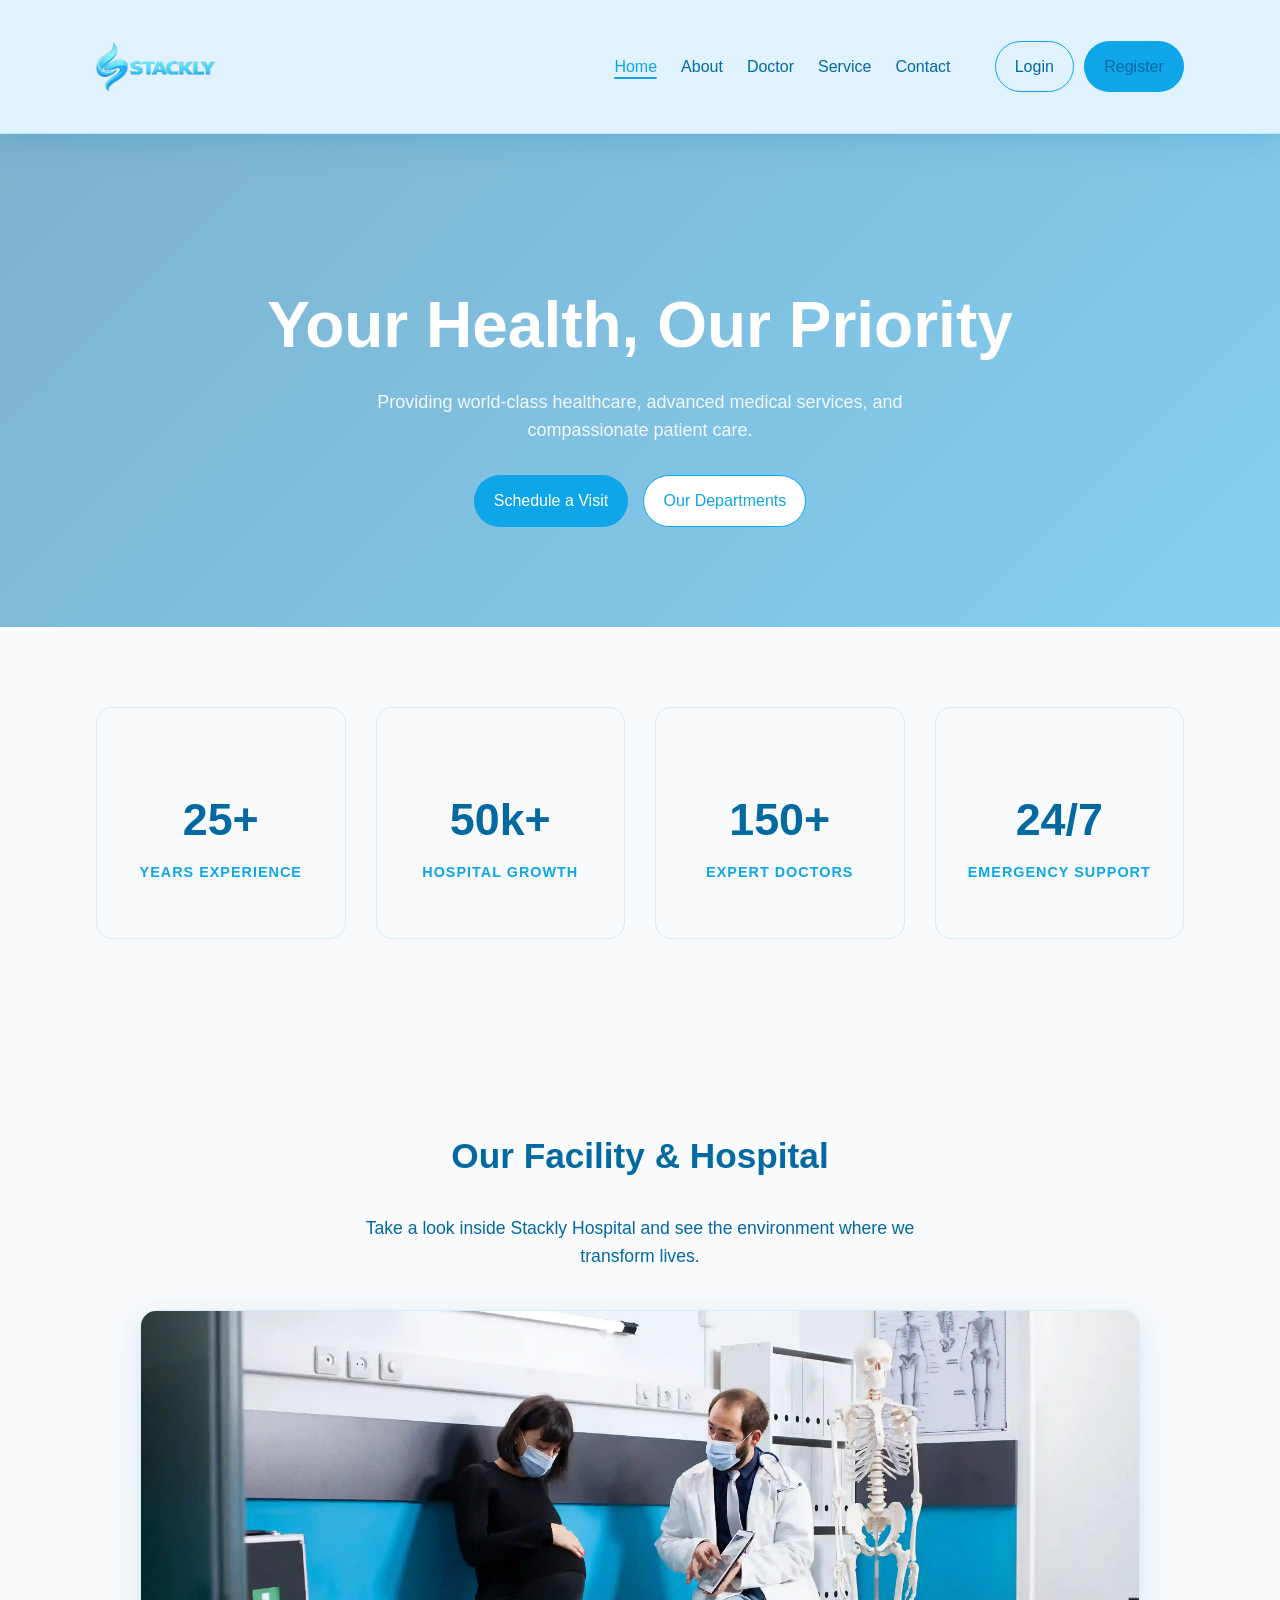
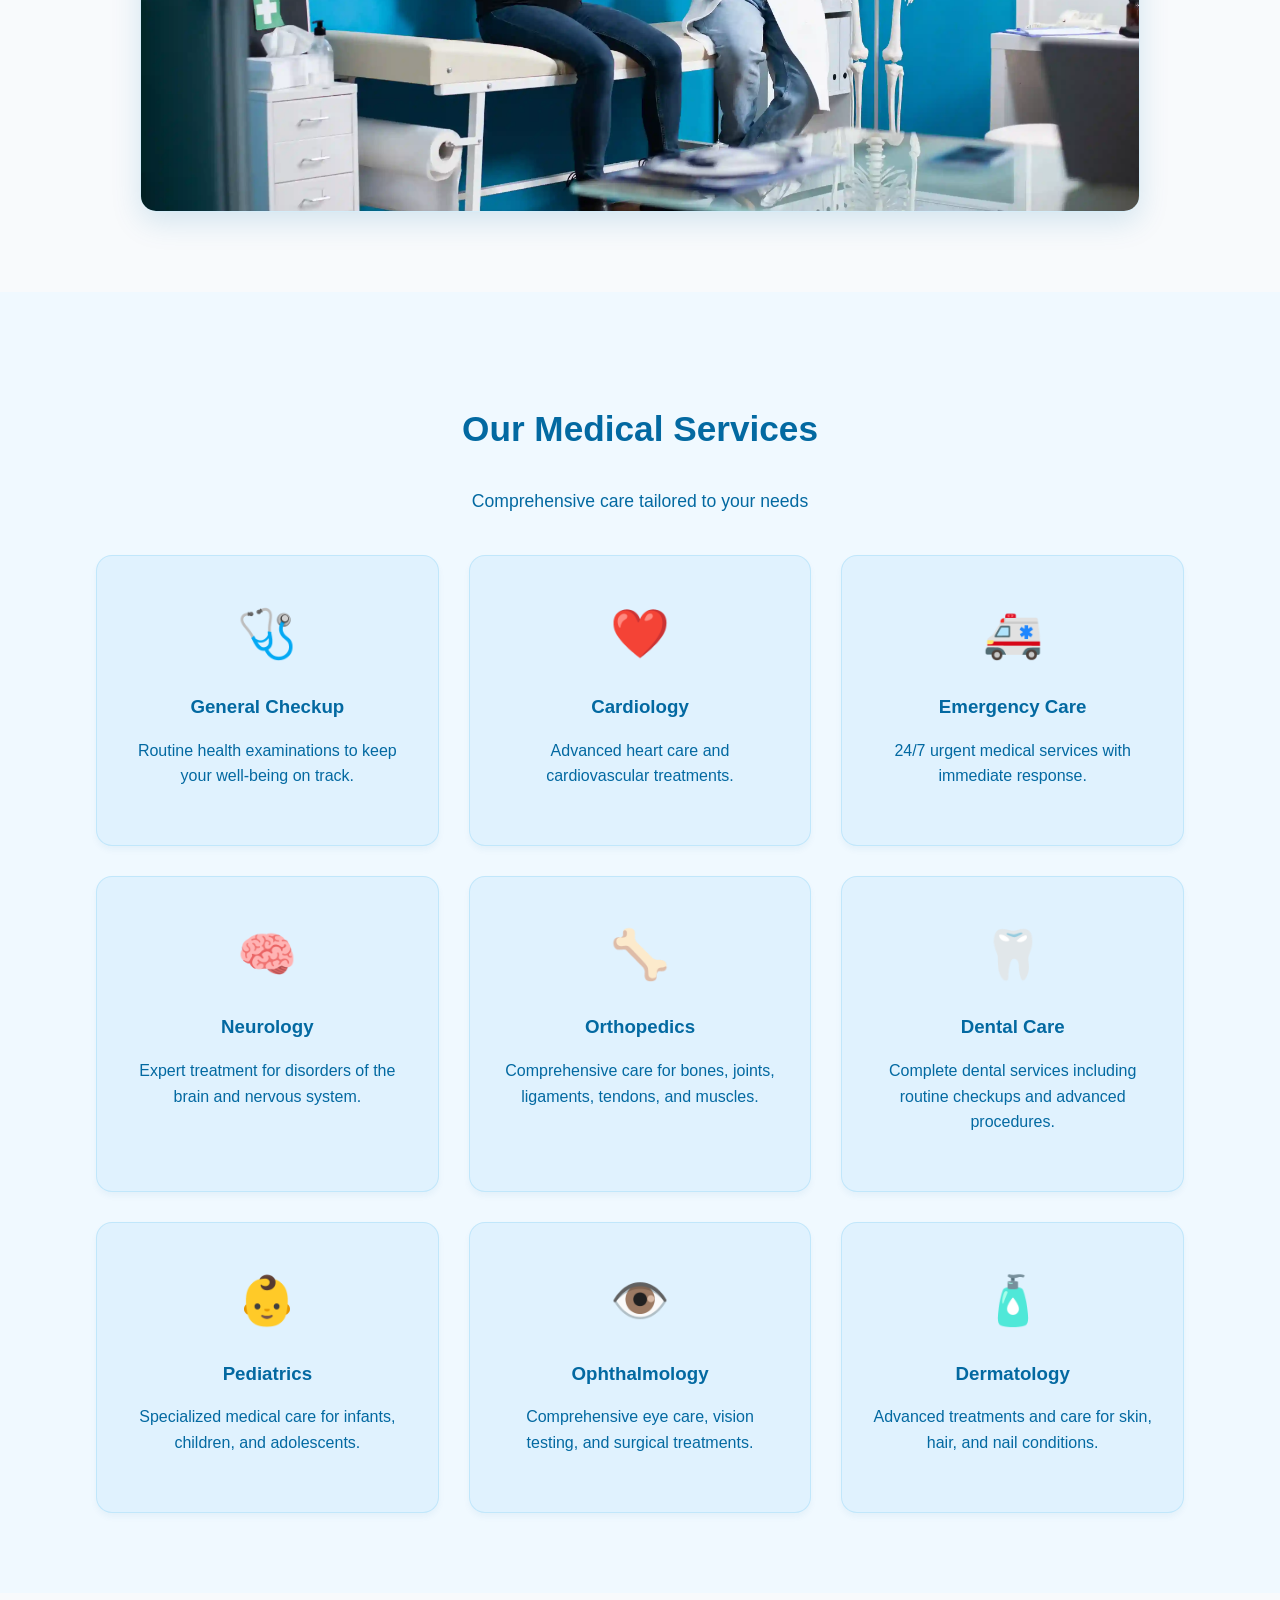
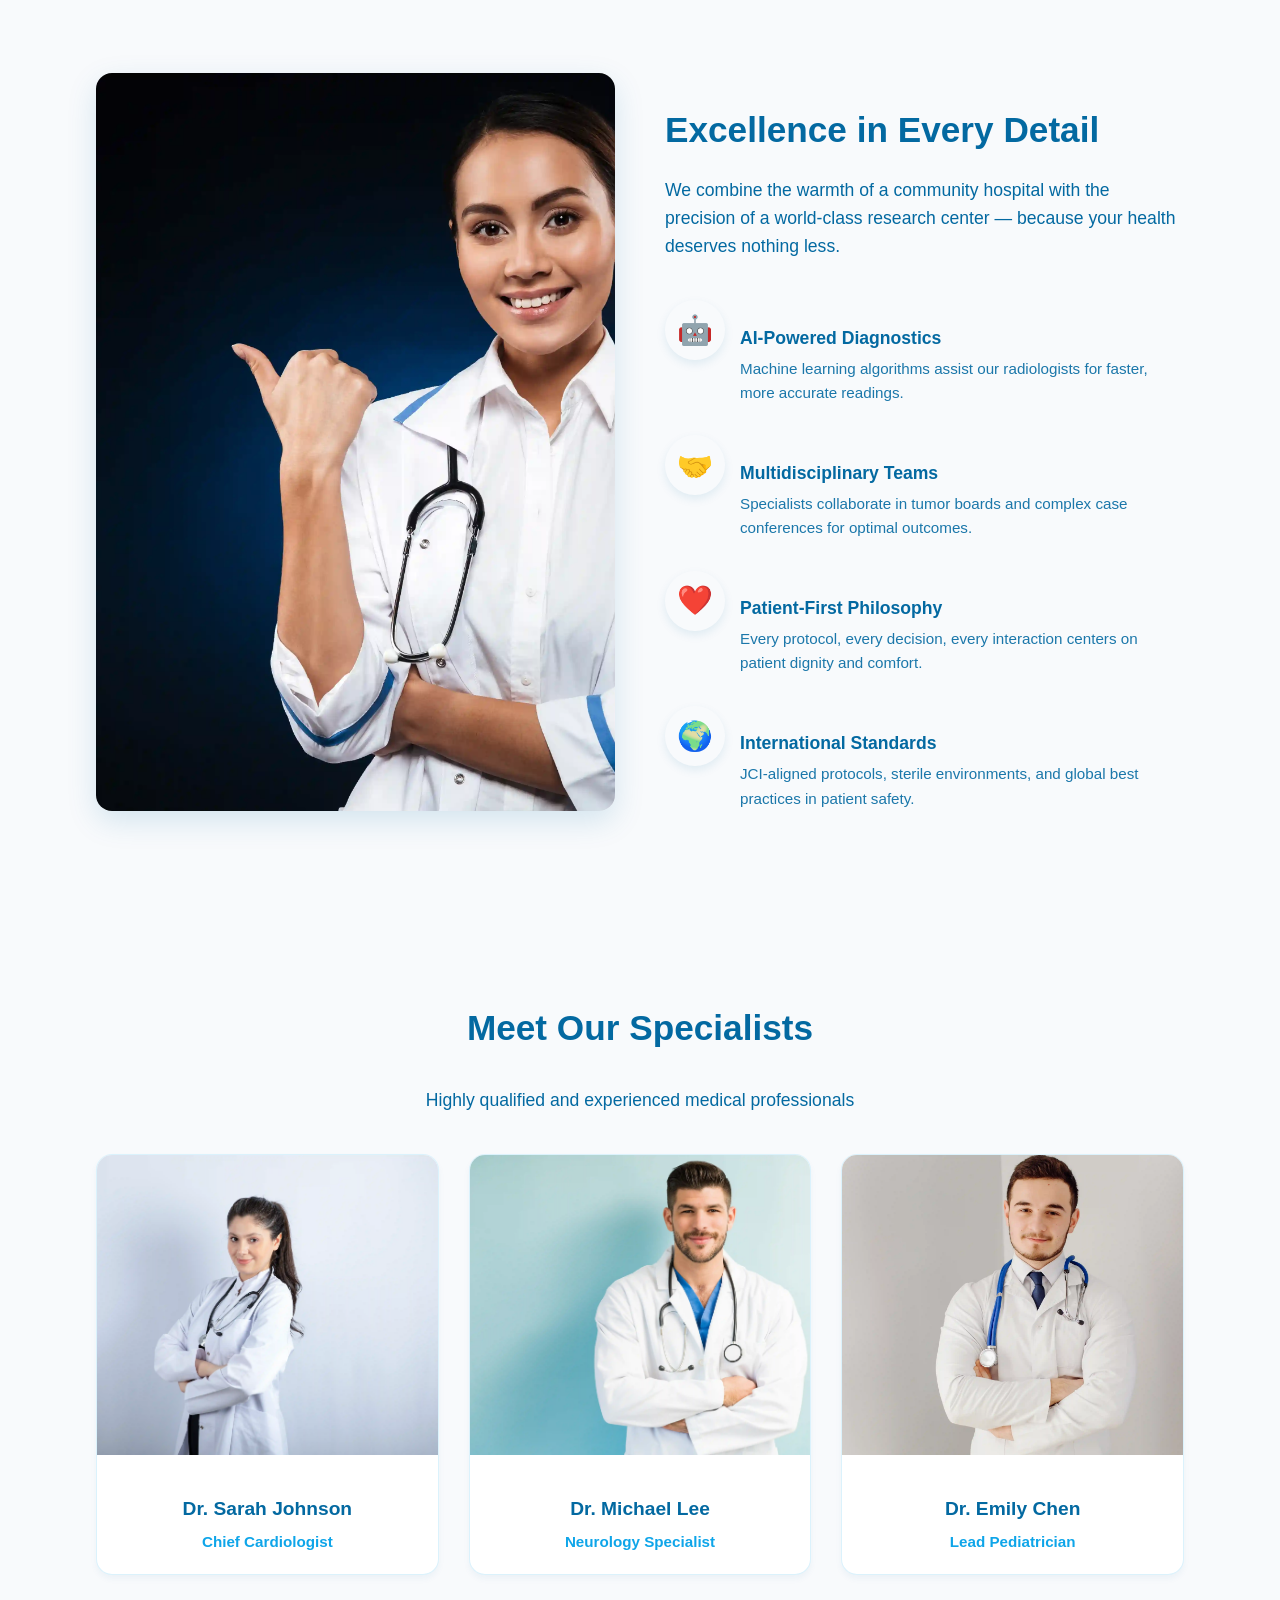
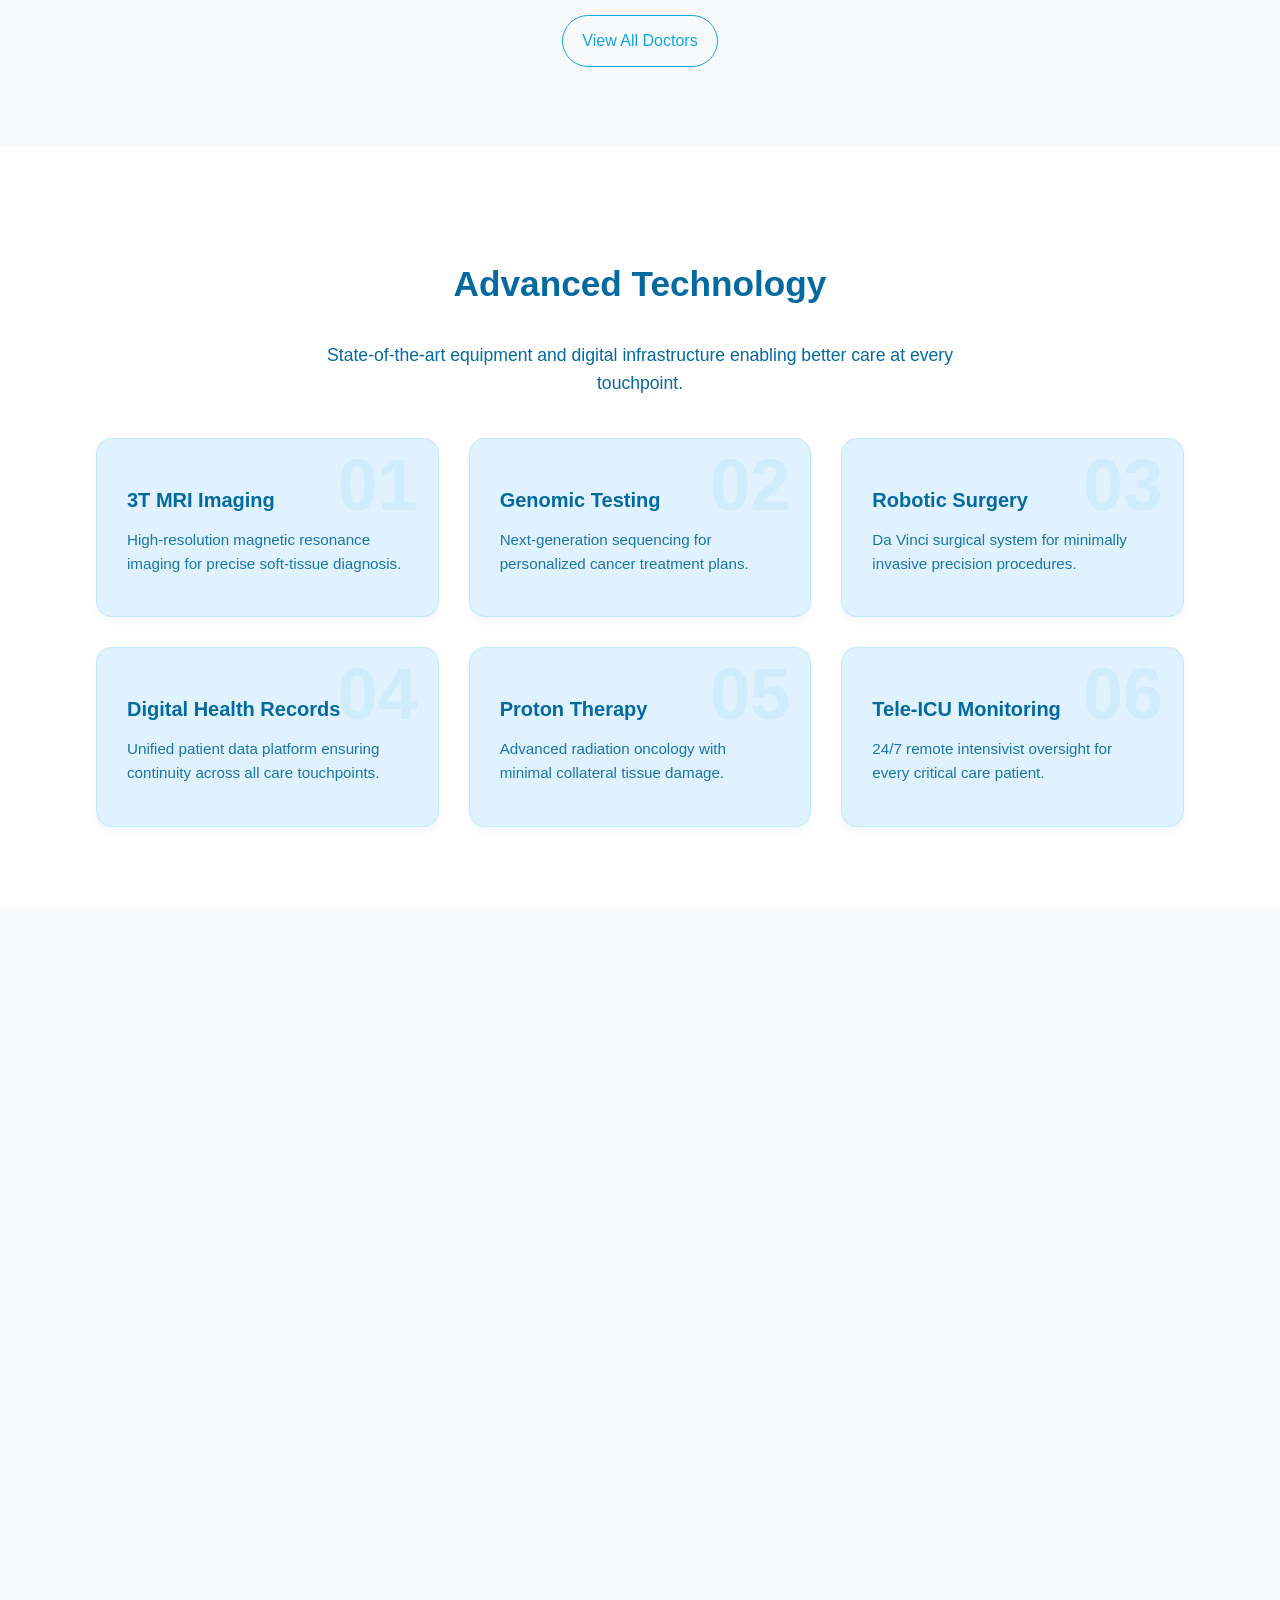
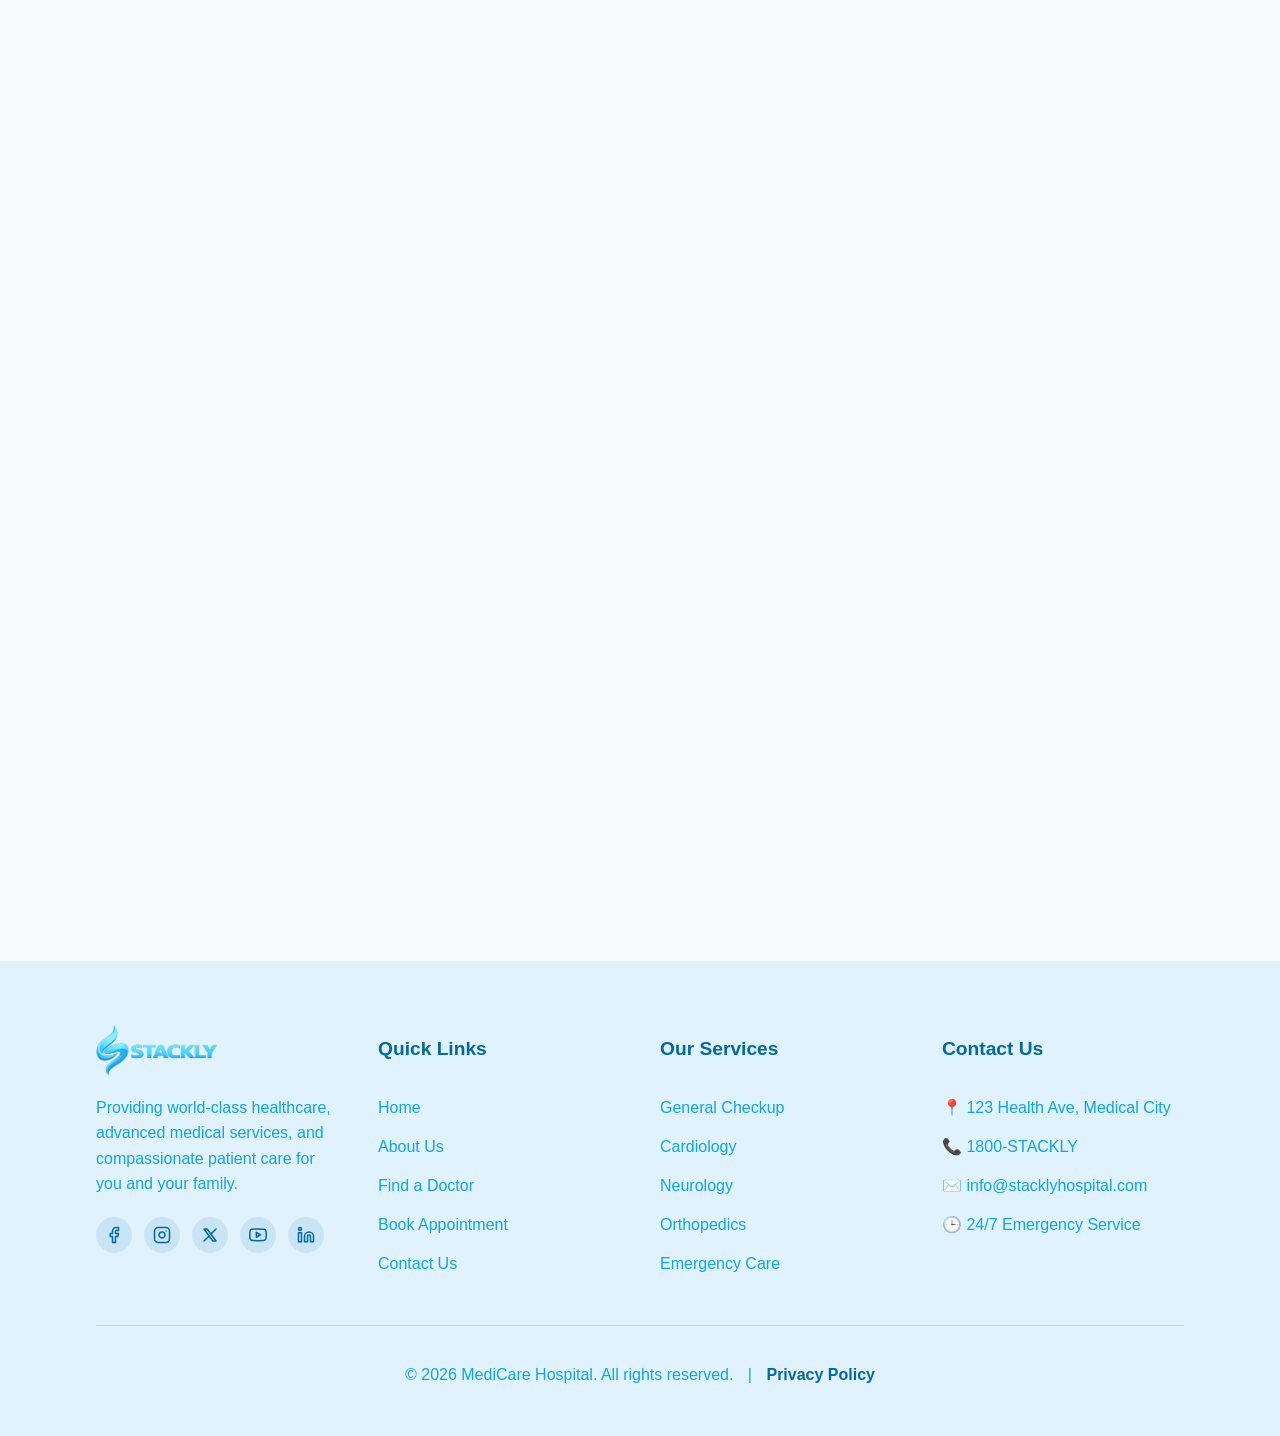
<file: index.html>
<!DOCTYPE html>
<html lang="en">
<head>
    <meta charset="UTF-8">
    <meta name="viewport" content="width=device-width, initial-scale=1.0">
    <title>Hospital & Medical Center</title>
    <link rel="icon" href="images/logo/logo.webp" type="image/webp">
    <link rel="stylesheet" href="css/style.css">
</head>
<body>

    <!-- Loading Screen -->
    <div class="loader" id="loader">
        <div class="loader-content">
            <div class="spinner"></div>
            <h2 style="color: var(--primary); margin-top: 15px;">Stackly</h2>
        </div>
    </div>

    <!-- Header Section -->
    <header class="header" style="background-color: #e0f2fe;">
        <div class="container nav-container">
            <div style="display: flex; align-items: center; gap: 10px;">
                <button onclick="history.back()" class="mobile-back-btn" aria-label="Go Back">
                    <svg width="24" height="24" viewBox="0 0 24 24" fill="none" stroke="currentColor" stroke-width="2" stroke-linecap="round" stroke-linejoin="round"><line x1="19" y1="12" x2="5" y2="12"></line><polyline points="12 19 5 12 12 5"></polyline></svg>
                </button>
                <a href="index.html" class="logo" aria-label="Stackly home">
                    <img src="images/logo/logo.webp" alt="Stackly Logo" class="logo-img" />
                </a>
            </div>
            
            <!-- Mobile Menu Toggle -->
            <button class="mobile-menu-btn" aria-label="Toggle navigation">
                <span></span>
                <span></span>
                <span></span>
            </button>

            <!-- Header Navigation Bar -->
            <nav class="main-nav">
                <ul>
                    <li><a href="index.html" class="active">Home</a></li>
                    <li><a href="about.html">About</a></li>
                    <li><a href="doctors.html">Doctor</a></li>
                    <li><a href="services.html">Service</a></li>
                    <li><a href="contact.html">Contact</a></li>
                </ul>
                
                <!-- Auth Buttons -->
                <div class="auth-buttons" style="display: flex; gap: 10px; margin-left: 20px;">
                    <a href="page/Login.html" class="btn btn-outline">Login</a>
                    <a href="page/Register.html" class="btn btn-primary">Register</a>
                </div>
            </nav>
        </div>
    </header>

    <!-- Main Content -->
    <main>
        <!-- Hero Section -->
        <section class="hero fade-in-section">
            <!-- Background Video -->
            <video class="hero-video" autoplay loop muted playsinline>
                <source src="assets/videos/wavebreak.mp4" type="video/mp4">
            </video>
            <div class="container hero-content">
                <h1>Your Health, Our Priority</h1>
                <p>Providing world-class healthcare, advanced medical services, and compassionate patient care.</p>
                <div class="hero-actions" style="margin-top: 30px; display: flex; gap: 15px; justify-content: center;">
                    <a href="appointment.html" class="btn btn-primary">Schedule a Visit</a>
                    <a href="departments.html" class="btn btn-outline" style="background: white;">Our Departments</a>
                </div>
            </div>
        </section>

        <!-- Hospital Stats & Growth Section -->
        <section class="stats section-padding fade-in-section" style="background-color: var(--white);">
            <div class="container">
                <div class="grid stats-grid">
                    <div class="stat-card slide-hidden slide-up" style="animation-delay: 0.1s;">
                        <div class="icon-wrapper"></div>
                        <h3 class="stat-number"><span class="counter" data-target="25">0</span>+</h3>
                        <p>Years Experience</p>
                    </div>
                    <div class="stat-card slide-hidden slide-up" style="animation-delay: 0.2s;">
                        <div class="icon-wrapper"></div>
                        <h3 class="stat-number"><span class="counter" data-target="50">0</span>k+</h3>
                        <p>Hospital Growth</p>
                    </div>
                    <div class="stat-card slide-hidden slide-up" style="animation-delay: 0.3s;">
                        <div class="icon-wrapper"></div>
                        <h3 class="stat-number"><span class="counter" data-target="150">0</span>+</h3>
                        <p>Expert Doctors</p>
                    </div>
                    <div class="stat-card slide-hidden slide-up" style="animation-delay: 0.4s;">
                        <div class="icon-wrapper"></div>
                        <h3 class="stat-number"><span class="counter" data-target="24">0</span>/7</h3>
                        <p>Emergency Support</p>
                    </div>
                </div>
            </div>
        </section>

        <!-- Image Gallery Section -->
        <section class="gallery section-padding fade-in-section">
            <div class="container">
                <div class="section-header" style="text-align: center; margin-bottom: 40px;">
                    <h2 style="font-size: 2.2rem; color: var(--primary-dark);">Our Facility & Hospital</h2>
                    <p style="color: var(--text); font-size: 1.1rem; max-width: 600px; margin: 0 auto;">Take a look inside Stackly Hospital and see the environment where we transform lives.</p>
                </div>
                
                <div class="gallery-slider">
                    <div class="gallery-slides">
                        <img src="images/gallery/doctor-shows-results.webp" alt="Gallery Image 1">
                        <img src="images/gallery/doctor-with-face-mask.webp" alt="Gallery Image 2">
                        <img src="images/gallery/indian-patient.webp" alt="Gallery Image 3">
                        <img src="images/gallery/receptionist-working.webp" alt="Gallery Image 4">
                        <img src="images/gallery/senior-man.webp" alt="Gallery Image 5">
                    </div>
                </div>
            </div>
        </section>

        <!-- Medical Services Section -->
        <section class="services section-padding fade-in-section" style="background-color: #f0f9ff;">
            <div class="container">
                <div class="section-header" style="text-align: center; margin-bottom: 40px;">
                    <h2 style="font-size: 2.2rem; color: var(--primary-dark);">Our Medical Services</h2>
                    <p style="color: var(--text); font-size: 1.1rem;">Comprehensive care tailored to your needs</p>
                </div>
                
                <div class="grid services-grid">
                    <div class="service-card" style="background-color: #e0f2fe;">
                        <div class="icon-wrapper" style="font-size: 3rem; margin-bottom: 15px;">🩺</div>
                        <h3 style="color: var(--primary-dark); margin-bottom: 10px;">General Checkup</h3>
                        <p>Routine health examinations to keep your well-being on track.</p>
                    </div>
                    <div class="service-card" style="background-color: #e0f2fe;">
                        <div class="icon-wrapper" style="font-size: 3rem; margin-bottom: 15px;">❤️</div>
                        <h3 style="color: var(--primary-dark); margin-bottom: 10px;">Cardiology</h3>
                        <p>Advanced heart care and cardiovascular treatments.</p>
                    </div>
                    <div class="service-card" style="background-color: #e0f2fe;">
                        <div class="icon-wrapper" style="font-size: 3rem; margin-bottom: 15px;">🚑</div>
                        <h3 style="color: var(--primary-dark); margin-bottom: 10px;">Emergency Care</h3>
                        <p>24/7 urgent medical services with immediate response.</p>
                    </div>
                    <div class="service-card" style="background-color: #e0f2fe;">
                        <div class="icon-wrapper" style="font-size: 3rem; margin-bottom: 15px;">🧠</div>
                        <h3 style="color: var(--primary-dark); margin-bottom: 10px;">Neurology</h3>
                        <p>Expert treatment for disorders of the brain and nervous system.</p>
                    </div>
                    <div class="service-card" style="background-color: #e0f2fe;">
                        <div class="icon-wrapper" style="font-size: 3rem; margin-bottom: 15px;">🦴</div>
                        <h3 style="color: var(--primary-dark); margin-bottom: 10px;">Orthopedics</h3>
                        <p>Comprehensive care for bones, joints, ligaments, tendons, and muscles.</p>
                    </div>
                    <div class="service-card" style="background-color: #e0f2fe;">
                        <div class="icon-wrapper" style="font-size: 3rem; margin-bottom: 15px;">🦷</div>
                        <h3 style="color: var(--primary-dark); margin-bottom: 10px;">Dental Care</h3>
                        <p>Complete dental services including routine checkups and advanced procedures.</p>
                    </div>
                    <div class="service-card" style="background-color: #e0f2fe;">
                        <div class="icon-wrapper" style="font-size: 3rem; margin-bottom: 15px;">👶</div>
                        <h3 style="color: var(--primary-dark); margin-bottom: 10px;">Pediatrics</h3>
                        <p>Specialized medical care for infants, children, and adolescents.</p>
                    </div>
                    <div class="service-card" style="background-color: #e0f2fe;">
                        <div class="icon-wrapper" style="font-size: 3rem; margin-bottom: 15px;">👁️</div>
                        <h3 style="color: var(--primary-dark); margin-bottom: 10px;">Ophthalmology</h3>
                        <p>Comprehensive eye care, vision testing, and surgical treatments.</p>
                    </div>
                    <div class="service-card" style="background-color: #e0f2fe;">
                        <div class="icon-wrapper" style="font-size: 3rem; margin-bottom: 15px;">🧴</div>
                        <h3 style="color: var(--primary-dark); margin-bottom: 10px;">Dermatology</h3>
                        <p>Advanced treatments and care for skin, hair, and nail conditions.</p>
                    </div>
                </div>
            </div>
        </section>

        <!-- Excellence Section -->
        <section class="excellence section-padding fade-in-section" style="background-color: var(--light-gray);">
            <div class="container excellence-container">
                <div class="excellence-image">
                    <img src="images/doctors/doctor-9.webp" alt="Excellence in Healthcare">
                </div>
                <div class="excellence-content" style="text-align: left;">
                    <h2 style="font-size: 2.2rem; color: var(--primary-dark); margin-bottom: 15px;">Excellence in Every Detail</h2>
                    <p style="color: var(--text); font-size: 1.1rem; margin-bottom: 30px;">We combine the warmth of a community hospital with the precision of a world-class research center — because your health deserves nothing less.</p>

                    <div class="feature-list">
                        <div class="feature-item">
                            <div class="feature-icon">🤖</div>
                            <div class="feature-text">
                                <h4>AI-Powered Diagnostics</h4>
                                <p>Machine learning algorithms assist our radiologists for faster, more accurate readings.</p>
                            </div>
                        </div>
                        <div class="feature-item">
                            <div class="feature-icon">🤝</div>
                            <div class="feature-text">
                                <h4>Multidisciplinary Teams</h4>
                                <p>Specialists collaborate in tumor boards and complex case conferences for optimal outcomes.</p>
                            </div>
                        </div>
                        <div class="feature-item">
                            <div class="feature-icon">❤️</div>
                            <div class="feature-text">
                                <h4>Patient-First Philosophy</h4>
                                <p>Every protocol, every decision, every interaction centers on patient dignity and comfort.</p>
                            </div>
                        </div>
                        <div class="feature-item">
                            <div class="feature-icon">🌍</div>
                            <div class="feature-text">
                                <h4>International Standards</h4>
                                <p>JCI-aligned protocols, sterile environments, and global best practices in patient safety.</p>
                            </div>
                        </div>
                    </div>
                </div>
            </div>
        </section>

        <!-- Doctors Section -->
        <section class="team section-padding fade-in-section">
            <div class="container">
                <div class="section-header" style="text-align: center; margin-bottom: 40px;">
                    <h2 style="font-size: 2.2rem; color: var(--primary-dark);">Meet Our Specialists</h2>
                    <p style="color: var(--text); font-size: 1.1rem;">Highly qualified and experienced medical professionals</p>
                </div>
                
                <div class="grid team-grid">
                    <div class="team-card">
                        <img src="images/doctors/doctor-1.webp" alt="Dr. Sarah Johnson">
                        <div class="team-info">
                            <h3>Dr. Sarah Johnson</h3>
                            <p class="specialty">Chief Cardiologist</p>
                        </div>
                    </div>
                    <div class="team-card">
                        <img src="images/doctors/doctor-2.webp" alt="Dr. Michael Lee">
                        <div class="team-info">
                            <h3>Dr. Michael Lee</h3>
                            <p class="specialty">Neurology Specialist</p>
                        </div>
                    </div>
                    <div class="team-card">
                        <img src="images/doctors/doctor-3.webp" alt="Dr. Emily Chen">
                        <div class="team-info">
                            <h3>Dr. Emily Chen</h3>
                            <p class="specialty">Lead Pediatrician</p>
                        </div>
                    </div>
                </div>
                
                <div style="text-align: center; margin-top: 40px;">
                    <a href="doctors.html" class="btn btn-outline">View All Doctors</a>
                </div>
            </div>
        </section>

        <!-- Technology Section -->
        <section class="technology section-padding fade-in-section" style="background: linear-gradient(rgba(255, 255, 255, 0.9), rgba(255, 255, 255, 0.9)), url('images/doctors/doctor-3.webp') center/cover fixed;">
            <div class="container">
                <div class="section-header" style="text-align: center; margin-bottom: 40px;">
                    <h2 style="font-size: 2.2rem; color: var(--primary-dark);">Advanced Technology</h2>
                    <p style="color: var(--text); font-size: 1.1rem; max-width: 700px; margin: 0 auto;">State-of-the-art equipment and digital infrastructure enabling better care at every touchpoint.</p>
                </div>

                <div class="grid">
                    <div class="tech-card" style="background-color: #e0f2fe;">
                        <span class="tech-number">01</span>
                        <h3>3T MRI Imaging</h3>
                        <p>High-resolution magnetic resonance imaging for precise soft-tissue diagnosis.</p>
                    </div>
                    <div class="tech-card" style="background-color: #e0f2fe;">
                        <span class="tech-number">02</span>
                        <h3>Genomic Testing</h3>
                        <p>Next-generation sequencing for personalized cancer treatment plans.</p>
                    </div>
                    <div class="tech-card" style="background-color: #e0f2fe;">
                        <span class="tech-number">03</span>
                        <h3>Robotic Surgery</h3>
                        <p>Da Vinci surgical system for minimally invasive precision procedures.</p>
                    </div>
                    <div class="tech-card" style="background-color: #e0f2fe;">
                        <span class="tech-number">04</span>
                        <h3>Digital Health Records</h3>
                        <p>Unified patient data platform ensuring continuity across all care touchpoints.</p>
                    </div>
                    <div class="tech-card" style="background-color: #e0f2fe;">
                        <span class="tech-number">05</span>
                        <h3>Proton Therapy</h3>
                        <p>Advanced radiation oncology with minimal collateral tissue damage.</p>
                    </div>
                    <div class="tech-card" style="background-color: #e0f2fe;">
                        <span class="tech-number">06</span>
                        <h3>Tele-ICU Monitoring</h3>
                        <p>24/7 remote intensivist oversight for every critical care patient.</p>
                    </div>
                </div>
            </div>
        </section>

        <!-- Lives Transformed Section -->
        <section class="transformed section-padding fade-in-section" style="background: linear-gradient(rgba(248, 250, 252, 0.9), rgba(248, 250, 252, 0.9)), url('images/doctors/doctor-4.webp') center/cover fixed;">
            <div class="container">
                <div class="section-header" style="text-align: center; margin-bottom: 40px;">
                    <h2 style="font-size: 2.2rem; color: var(--primary-dark);">Lives Transformed</h2>
                    <p style="color: var(--text); font-size: 1.1rem; max-width: 700px; margin: 0 auto;">Read the inspiring stories and experiences of our patients who trusted us with their care.</p>
                </div>

                <div class="grid">
                    <div class="transformed-card">
                        <div class="quote-icon">❝</div>
                        <p class="patient-story">"The multidisciplinary team at MediCare gave me a second chance at life. Their dedication and compassion are truly unmatched."</p>
                        <div class="patient-profile">
                            <img src="images/doctors/doctor-1.webp" alt="John D." class="patient-image">
                            <div class="patient-info">
                                <h4 class="patient-name">John D.</h4>
                                <span class="patient-treatment">Cardiology Patient</span>
                                <div class="star-rating">⭐⭐⭐⭐⭐</div>
                            </div>
                        </div>
                    </div>
                    <div class="transformed-card">
                        <div class="quote-icon">❝</div>
                        <p class="patient-story">"From diagnosis to recovery, the robotic surgery was seamless and surprisingly painless. I was back on my feet in no time."</p>
                        <div class="patient-profile">
                            <img src="images/doctors/doctor-2.webp" alt="Sarah M." class="patient-image">
                            <div class="patient-info">
                                <h4 class="patient-name">Sarah M.</h4>
                                <span class="patient-treatment">Orthopedics Patient</span>
                                <div class="star-rating">⭐⭐⭐⭐⭐</div>
                            </div>
                        </div>
                    </div>
                    <div class="transformed-card">
                        <div class="quote-icon">❝</div>
                        <p class="patient-story">"The pediatric unit took amazing care of our daughter. The doctors were patient, kind, and explained everything clearly. Forever grateful."</p>
                        <div class="patient-profile">
                            <img src="images/doctors/doctor-3.webp" alt="The Williams Family" class="patient-image">
                            <div class="patient-info">
                                <h4 class="patient-name">The Williams Family</h4>
                                <span class="patient-treatment">Pediatrics</span>
                                <div class="star-rating">⭐⭐⭐⭐⭐</div>
                            </div>
                        </div>
                    </div>
                    <div class="transformed-card">
                        <div class="quote-icon">❝</div>
                        <p class="patient-story">"State-of-the-art facilities and top-notch doctors made all the difference during my complex neurological treatment."</p>
                        <div class="patient-profile">
                            <img src="images/doctors/doctor-4.webp" alt="Robert K." class="patient-image">
                            <div class="patient-info">
                                <h4 class="patient-name">Robert K.</h4>
                                <span class="patient-treatment">Neurology Patient</span>
                                <div class="star-rating">⭐⭐⭐⭐⭐</div>
                            </div>
                        </div>
                    </div>
                    <div class="transformed-card">
                        <div class="quote-icon">❝</div>
                        <p class="patient-story">"My knee replacement surgery went perfectly. The rehabilitation support I received afterward helped me get back to running again!"</p>
                        <div class="patient-profile">
                            <img src="images/doctors/doctor-9.webp" alt="Emma T." class="patient-image">
                            <div class="patient-info">
                                <h4 class="patient-name">Emma T.</h4>
                                <span class="patient-treatment">Physical Therapy</span>
                                <div class="star-rating">⭐⭐⭐⭐⭐</div>
                            </div>
                        </div>
                    </div>
                    <div class="transformed-card">
                        <div class="quote-icon">❝</div>
                        <p class="patient-story">"The 24/7 tele-ICU monitoring provided us with absolute peace of mind during a very tough time for our family."</p>
                        <div class="patient-profile">
                            <img src="images/doctors/doctor-1.webp" alt="Michael B." class="patient-image">
                            <div class="patient-info">
                                <h4 class="patient-name">Michael B.</h4>
                                <span class="patient-treatment">Critical Care</span>
                                <div class="star-rating">⭐⭐⭐⭐⭐</div>
                            </div>
                        </div>
                    </div>
                </div>
            </div>
        </section>

        <!-- Call To Action Section -->
        <section class="cta-section section-padding fade-in-section">
            <div class="container">
                <h2 style="font-size: clamp(2rem, 4vw, 2.5rem); margin-bottom: 20px;">Your Health Is Our Priority</h2>
                <p style="font-size: 1.1rem; max-width: 600px; margin: 0 auto 30px; opacity: 0.9;">Don't wait. Schedule your comprehensive health check-up today and take control of your well-being.</p>
                <div style="display: flex; justify-content: center; gap: 15px; flex-wrap: wrap;">
                    <a href="appointment.html" class="btn btn-cta-primary">Book a Health Check-Up</a>
                    <a href="404.html" class="btn btn-cta-outline">Call: 1800-STACKLY</a>
                </div>
            </div>
        </section>
    </main>

    <!-- Footer Section -->
    <footer class="footer" style="background-color: #e0f2fe;">
        <div class="container">
            <div class="footer-container">
                <!-- About Column -->
                <div class="footer-col">
                    <a href="index.html" class="logo">
                        <img src="images/logo/logo.webp" alt="Stackly Logo" class="logo-img" />
                    </a>
                    <p>Providing world-class healthcare, advanced medical services, and compassionate patient care for you and your family.</p>
                    <div style="display: flex; gap: 12px; margin-top: 20px;">
                        <a href="404.html" title="Facebook" style="display: flex; align-items: center; justify-content: center; width: 36px; height: 36px; border-radius: 50%; background-color: rgba(3, 105, 161, 0.1); color: var(--primary-dark); font-weight: bold; text-decoration: none;">
                            <svg xmlns="http://www.w3.org/2000/svg" width="18" height="18" viewBox="0 0 24 24" fill="none" stroke="currentColor" stroke-width="2" stroke-linecap="round" stroke-linejoin="round"><path d="M18 2h-3a5 5 0 0 0-5 5v3H7v4h3v8h4v-8h3l1-4h-4V7a1 1 0 0 1 1-1h3z"></path></svg>
                        </a>
                        <a href="404.html" title="Instagram" style="display: flex; align-items: center; justify-content: center; width: 36px; height: 36px; border-radius: 50%; background-color: rgba(3, 105, 161, 0.1); color: var(--primary-dark); font-weight: bold; text-decoration: none;">
                            <svg xmlns="http://www.w3.org/2000/svg" width="18" height="18" viewBox="0 0 24 24" fill="none" stroke="currentColor" stroke-width="2" stroke-linecap="round" stroke-linejoin="round"><rect x="2" y="2" width="20" height="20" rx="5" ry="5"></rect><path d="M16 11.37A4 4 0 1 1 12.63 8 4 4 0 0 1 16 11.37z"></path><line x1="17.5" y1="6.5" x2="17.51" y2="6.5"></line></svg>
                        </a>
                        <a href="404.html" title="X" style="display: flex; align-items: center; justify-content: center; width: 36px; height: 36px; border-radius: 50%; background-color: rgba(3, 105, 161, 0.1); color: var(--primary-dark); font-weight: bold; text-decoration: none;">
                            <svg xmlns="http://www.w3.org/2000/svg" width="18" height="18" viewBox="0 0 24 24" fill="none" stroke="currentColor" stroke-width="2" stroke-linecap="round" stroke-linejoin="round"><path d="M4 4l11.733 16h4.267l-11.733 -16z"></path><path d="M4 20l6.768 -6.768m2.46 -2.46l6.772 -6.772"></path></svg>
                        </a>
                        <a href="404.html" title="YouTube" style="display: flex; align-items: center; justify-content: center; width: 36px; height: 36px; border-radius: 50%; background-color: rgba(3, 105, 161, 0.1); color: var(--primary-dark); font-weight: bold; text-decoration: none;">
                            <svg xmlns="http://www.w3.org/2000/svg" width="18" height="18" viewBox="0 0 24 24" fill="none" stroke="currentColor" stroke-width="2" stroke-linecap="round" stroke-linejoin="round"><path d="M22.54 6.42a2.78 2.78 0 0 0-1.94-2C18.88 4 12 4 12 4s-6.88 0-8.6.46a2.78 2.78 0 0 0-1.94 2A29 29 0 0 0 1 11.75a29 29 0 0 0 .46 5.33 2.78 2.78 0 0 0 1.94 2c1.72.46 8.6.46 8.6.46s6.88 0 8.6-.46a2.78 2.78 0 0 0 1.94-2 29 29 0 0 0 .46-5.33 29 29 0 0 0-.46-5.33z"></path><polygon points="9.75 15.02 15.5 11.75 9.75 8.48 9.75 15.02"></polygon></svg>
                        </a>
                        <a href="404.html" title="LinkedIn" style="display: flex; align-items: center; justify-content: center; width: 36px; height: 36px; border-radius: 50%; background-color: rgba(3, 105, 161, 0.1); color: var(--primary-dark); font-weight: bold; text-decoration: none;">
                            <svg xmlns="http://www.w3.org/2000/svg" width="18" height="18" viewBox="0 0 24 24" fill="none" stroke="currentColor" stroke-width="2" stroke-linecap="round" stroke-linejoin="round"><path d="M16 8a6 6 0 0 1 6 6v7h-4v-7a2 2 0 0 0-2-2 2 2 0 0 0-2 2v7h-4v-7a6 6 0 0 1 6-6z"></path><rect x="2" y="9" width="4" height="12"></rect><circle cx="4" cy="4" r="2"></circle></svg>
                        </a>
                    </div>
                </div>
                
                <!-- Quick Links Column -->
                <div class="footer-col">
                    <h3>Quick Links</h3>
                    <ul>
                        <li><a href="index.html">Home</a></li>
                        <li><a href="about.html">About Us</a></li>
                        <li><a href="doctors.html">Find a Doctor</a></li>
                        <li><a href="appointment.html">Book Appointment</a></li>
                        <li><a href="contact.html">Contact Us</a></li>
                    </ul>
                </div>

                <!-- Services Column -->
                <div class="footer-col">
                    <h3>Our Services</h3>
                    <ul>
                        <li><a href="services.html">General Checkup</a></li>
                        <li><a href="services.html">Cardiology</a></li>
                        <li><a href="services.html">Neurology</a></li>
                        <li><a href="services.html">Orthopedics</a></li>
                        <li><a href="services.html">Emergency Care</a></li>
                    </ul>
                </div>

                <!-- Contact Column -->
                <div class="footer-col">
                    <h3>Contact Us</h3>
                    <ul>
                        <li>📍 123 Health Ave, Medical City</li>
                        <li>📞 1800-STACKLY</li>
                        <li>✉️ info@stacklyhospital.com</li>
                        <li>🕒 24/7 Emergency Service</li>
                    </ul>
                </div>
            </div>
            
            <div class="footer-bottom" style="text-align: center; border-top: 1px solid rgba(14, 165, 233, 0.25); padding-top: 20px;">
                <p>&copy; 2026 MediCare Hospital. All rights reserved. <span style="margin: 0 10px;">|</span> <a href="404.html" style="color: var(--primary-dark); text-decoration: none; font-weight: 600;">Privacy Policy</a></p>
            </div>
        </div>
    </footer>

    <!-- Back to Top Button -->
    <button id="backToTop" class="back-to-top" aria-label="Back to top">
        <svg width="24" height="24" viewBox="0 0 24 24" fill="none" stroke="currentColor" stroke-width="2" stroke-linecap="round" stroke-linejoin="round"><line x1="12" y1="19" x2="12" y2="5"></line><polyline points="5 12 12 5 19 12"></polyline></svg>
    </button>

    <script src="js/main.js"></script>
</body>
</html>
</file>
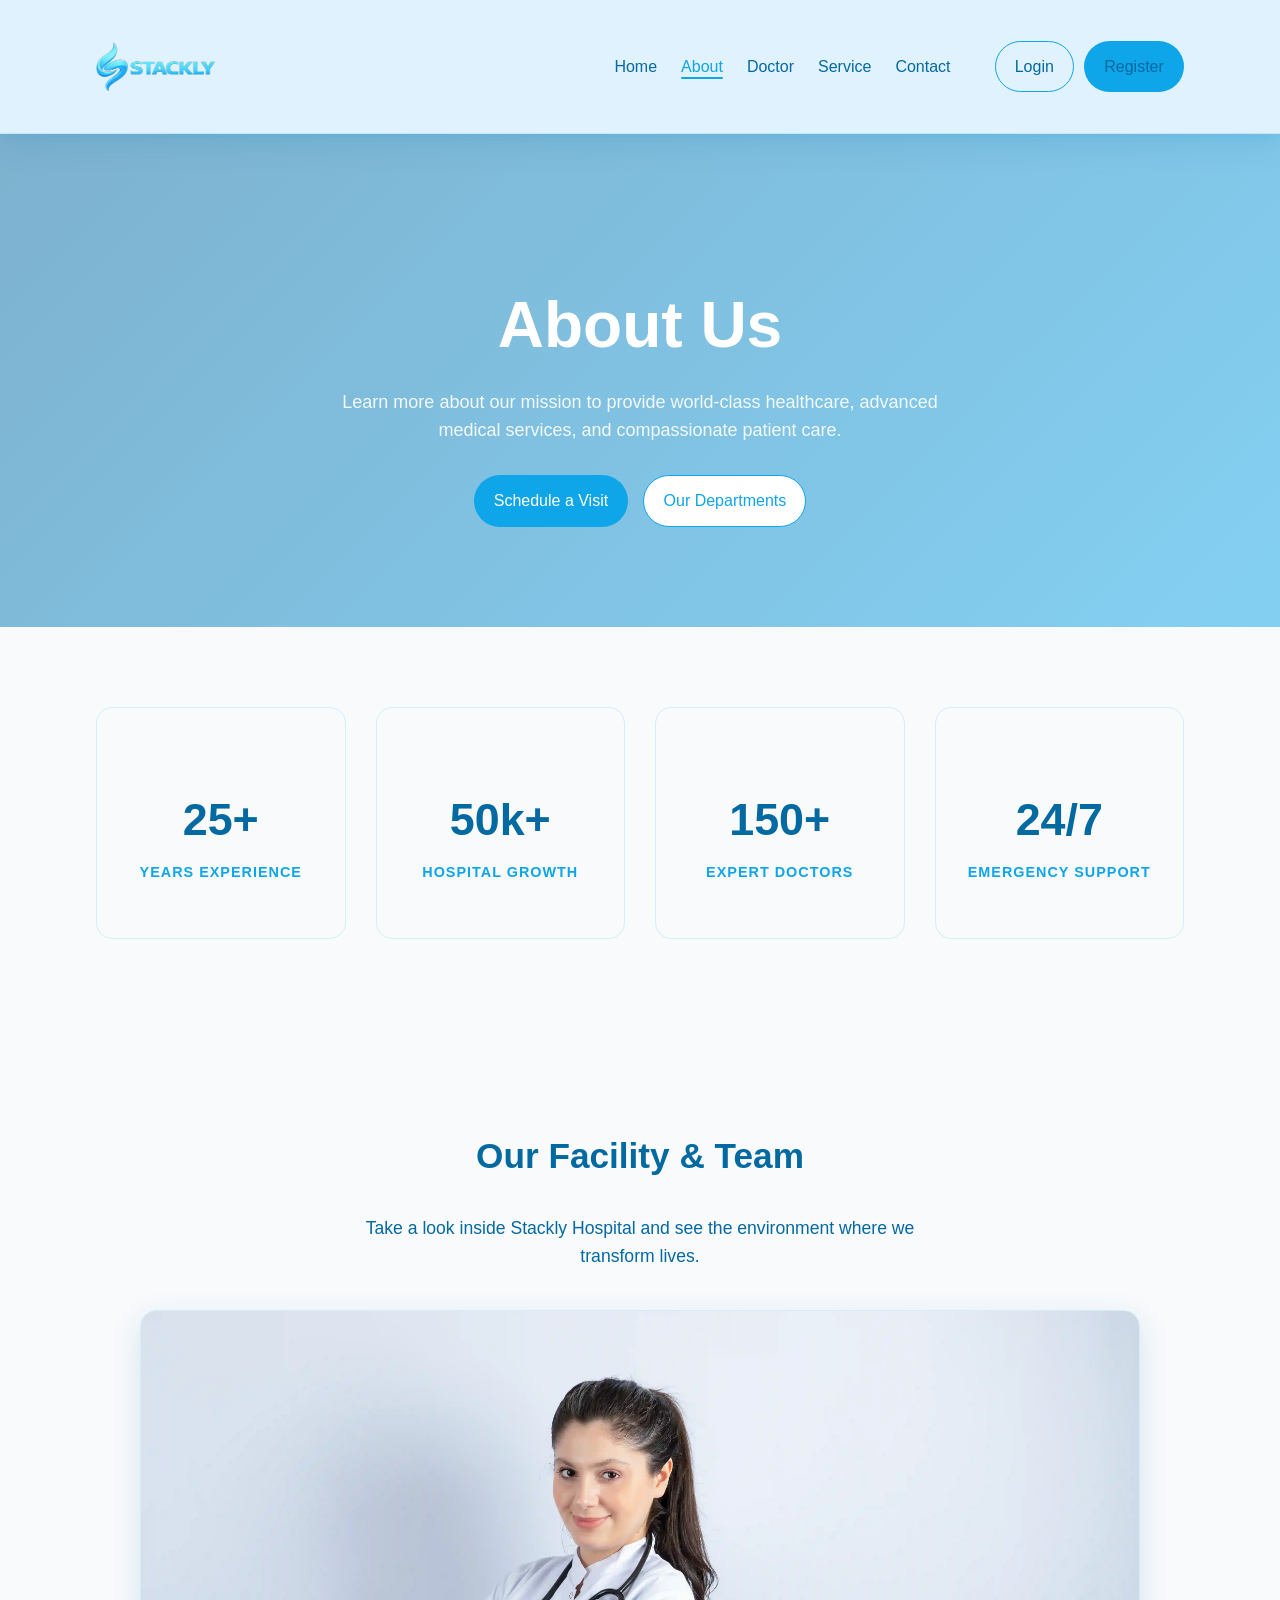
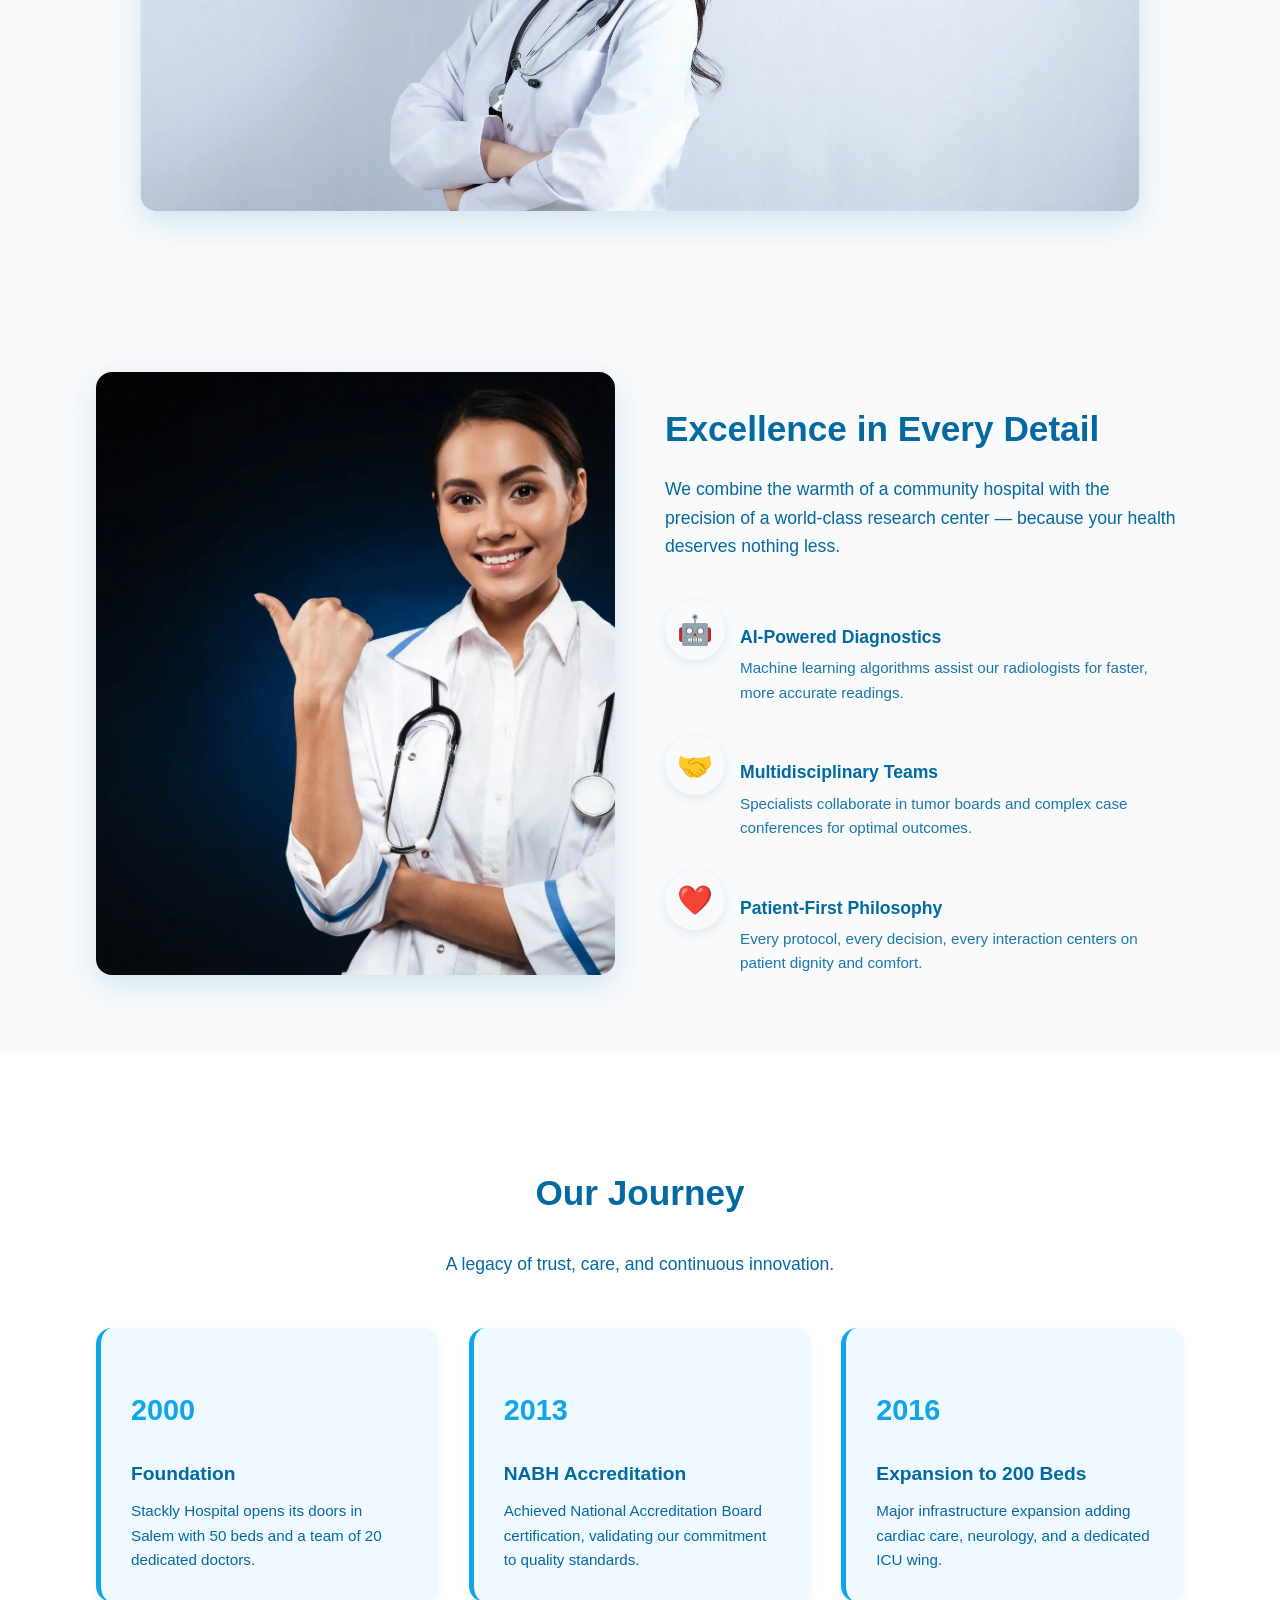
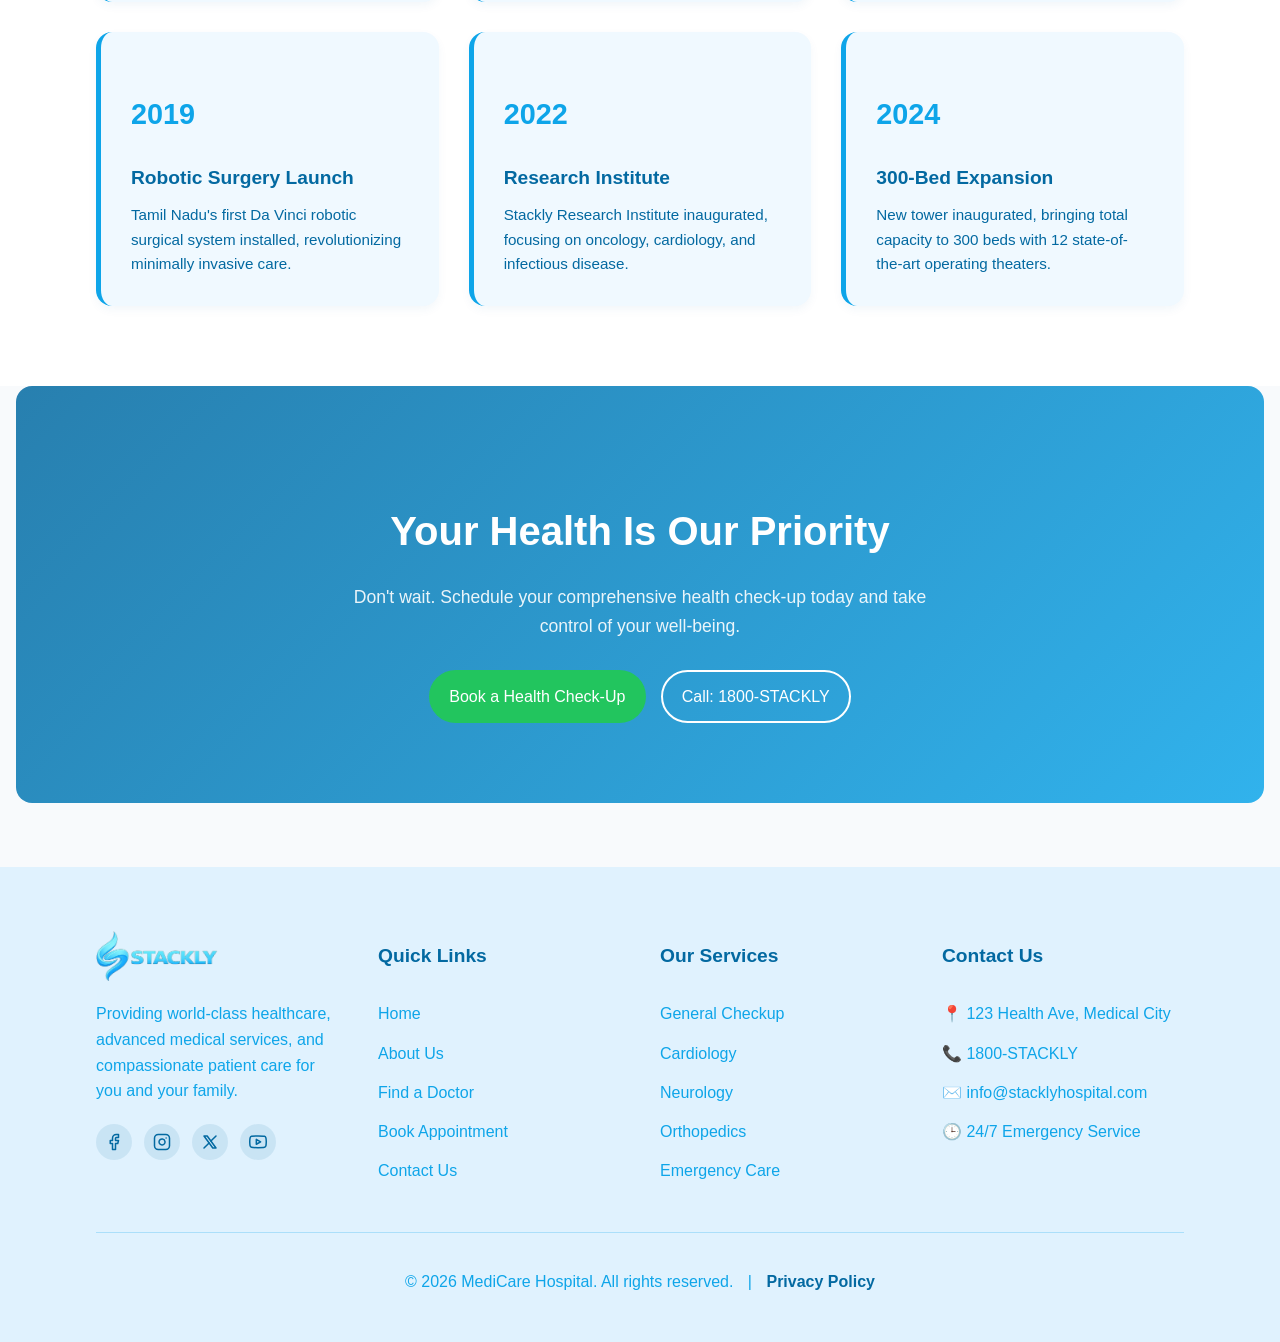
<file: about.html>
<!DOCTYPE html>
<html lang="en">
<head>
    <meta charset="UTF-8">
    <meta name="viewport" content="width=device-width, initial-scale=1.0">
    <title>About Us - Hospital & Medical Center</title>
    <link rel="icon" href="images/logo/logo.webp" type="image/webp">
    <link rel="stylesheet" href="css/style.css">
</head>
<body>

    <!-- Loading Screen -->
    <div class="loader" id="loader">
        <div class="loader-content">
            <div class="spinner"></div>
            <h2 style="color: var(--primary); margin-top: 15px;">Stackly</h2>
        </div>
    </div>

    <!-- Header Section -->
    <header class="header" style="background-color: #e0f2fe;">
        <div class="container nav-container">
            <div style="display: flex; align-items: center; gap: 10px;">
                <button onclick="history.back()" class="mobile-back-btn" aria-label="Go Back">
                    <svg width="24" height="24" viewBox="0 0 24 24" fill="none" stroke="currentColor" stroke-width="2" stroke-linecap="round" stroke-linejoin="round"><line x1="19" y1="12" x2="5" y2="12"></line><polyline points="12 19 5 12 12 5"></polyline></svg>
                </button>
                <a href="index.html" class="logo" aria-label="Stackly home">
                    <img src="images/logo/logo.webp" alt="Stackly Logo" class="logo-img" />
                </a>
            </div>
            
            <!-- Mobile Menu Toggle -->
            <button class="mobile-menu-btn" aria-label="Toggle navigation">
                <span></span>
                <span></span>
                <span></span>
            </button>

            <!-- Header Navigation Bar -->
            <nav class="main-nav">
                <ul>
                    <li><a href="index.html">Home</a></li>
                    <li><a href="about.html" class="active">About</a></li>
                    <li><a href="doctors.html">Doctor</a></li>
                    <li><a href="services.html">Service</a></li>
                    <li><a href="contact.html">Contact</a></li>
                </ul>
                
                <!-- Auth Buttons -->
                <div class="auth-buttons" style="display: flex; gap: 10px; margin-left: 20px;">
                    <a href="page/Login.html" class="btn btn-outline">Login</a>
                    <a href="page/Register.html" class="btn btn-primary">Register</a>
                </div>
            </nav>
        </div>
    </header>

    <!-- Main Content -->
    <main>
        <!-- Hero Section -->
        <section class="hero fade-in-section">
            <!-- Background Video -->
            <video class="hero-video" autoplay loop muted playsinline>
                <source src="assets/videos/wavebreak.mp4" type="video/mp4">
            </video>
            <div class="container hero-content">
                <h1>About Us</h1>
                <p>Learn more about our mission to provide world-class healthcare, advanced medical services, and compassionate patient care.</p>
            <div class="hero-actions" style="margin-top: 30px; display: flex; gap: 15px; justify-content: center;">
                    <a href="appointment.html" class="btn btn-primary">Schedule a Visit</a>
                    <a href="departments.html" class="btn btn-outline" style="background: white;">Our Departments</a>
                </div>
            </div>
        </section>

        <!-- Hospital Stats & Growth Section -->
        <section class="stats section-padding fade-in-section" style="background-color: var(--white);">
            <div class="container">
                <div class="grid stats-grid">
                    <div class="stat-card slide-hidden slide-up" style="animation-delay: 0.1s;">
                        <h3 class="stat-number"><span class="counter" data-target="25">0</span>+</h3>
                        <p>Years Experience</p>
                    </div>
                    <div class="stat-card slide-hidden slide-up" style="animation-delay: 0.2s;">
                        <h3 class="stat-number"><span class="counter" data-target="50">0</span>k+</h3>
                        <p>Hospital Growth</p>
                    </div>
                    <div class="stat-card slide-hidden slide-up" style="animation-delay: 0.3s;">
                        <h3 class="stat-number"><span class="counter" data-target="150">0</span>+</h3>
                        <p>Expert Doctors</p>
                    </div>
                    <div class="stat-card slide-hidden slide-up" style="animation-delay: 0.4s;">
                        <h3 class="stat-number"><span class="counter" data-target="24">0</span>/7</h3>
                        <p>Emergency Support</p>
                    </div>
                </div>
            </div>
        </section>

        <!-- Image Gallery Section -->
        <section class="gallery section-padding fade-in-section">
            <div class="container">
                <div class="section-header" style="text-align: center; margin-bottom: 40px;">
                    <h2 style="font-size: 2.2rem; color: var(--primary-dark);">Our Facility & Team</h2>
                    <p style="color: var(--text); font-size: 1.1rem; max-width: 600px; margin: 0 auto;">Take a look inside Stackly Hospital and see the environment where we transform lives.</p>
                </div>
                
                <div class="gallery-slider">
                    <div class="gallery-slides">
                        <img src="images/doctors/doctor-1.webp" alt="Gallery Image 1">
                        <img src="images/doctors/doctor-2.webp" alt="Gallery Image 2">
                        <img src="images/doctors/doctor-3.webp" alt="Gallery Image 3">
                        <img src="images/doctors/doctor-4.webp" alt="Gallery Image 4">
                        <img src="images/doctors/doctor-9.webp" alt="Gallery Image 5">
                    </div>
                </div>
            </div>
        </section>

        <!-- Excellence Section -->
        <section class="excellence section-padding fade-in-section" style="background-color: var(--light-gray);">
            <div class="container excellence-container">
                <div class="excellence-image">
                    <img src="images/doctors/doctor-9.webp" alt="Excellence in Healthcare">
                </div>
                <div class="excellence-content" style="text-align: left;">
                    <h2 style="font-size: 2.2rem; color: var(--primary-dark); margin-bottom: 15px;">Excellence in Every Detail</h2>
                    <p style="color: var(--text); font-size: 1.1rem; margin-bottom: 30px;">We combine the warmth of a community hospital with the precision of a world-class research center — because your health deserves nothing less.</p>

                    <div class="feature-list">
                        <div class="feature-item">
                            <div class="feature-icon">🤖</div>
                            <div class="feature-text">
                                <h4>AI-Powered Diagnostics</h4>
                                <p>Machine learning algorithms assist our radiologists for faster, more accurate readings.</p>
                            </div>
                        </div>
                        <div class="feature-item">
                            <div class="feature-icon">🤝</div>
                            <div class="feature-text">
                                <h4>Multidisciplinary Teams</h4>
                                <p>Specialists collaborate in tumor boards and complex case conferences for optimal outcomes.</p>
                            </div>
                        </div>
                        <div class="feature-item">
                            <div class="feature-icon">❤️</div>
                            <div class="feature-text">
                                <h4>Patient-First Philosophy</h4>
                                <p>Every protocol, every decision, every interaction centers on patient dignity and comfort.</p>
                            </div>
                        </div>
                    </div>
                </div>
            </div>
        </section>

        <!-- Our Journey Section -->
        <section class="journey section-padding fade-in-section" style="background-color: var(--surface);">
            <div class="container">
                <div class="section-header" style="text-align: center; margin-bottom: 50px;">
                    <h2 style="font-size: 2.2rem; color: var(--primary-dark);">Our Journey</h2>
                    <p style="color: var(--text); font-size: 1.1rem; max-width: 600px; margin: 0 auto;">A legacy of trust, care, and continuous innovation.</p>
                </div>
                
                <div class="grid" style="grid-template-columns: repeat(auto-fit, minmax(300px, 1fr)); gap: 30px;">
                    <!-- 2000 -->
                    <div style="background-color: #f0f9ff; padding: 30px; border-radius: 1rem; border-left: 5px solid var(--primary); box-shadow: 0 4px 10px rgba(3, 105, 161, 0.05);">
                        <h3 style="color: var(--primary); font-size: 1.8rem; font-weight: 800; margin-bottom: 5px;">2000</h3>
                        <h4 style="color: var(--primary-dark); font-size: 1.2rem; margin-bottom: 10px;">Foundation</h4>
                        <p style="margin: 0; font-size: 0.95rem;">Stackly Hospital opens its doors in Salem with 50 beds and a team of 20 dedicated doctors.</p>
                    </div>
                    <!-- 2013 -->
                    <div style="background-color: #f0f9ff; padding: 30px; border-radius: 1rem; border-left: 5px solid var(--primary); box-shadow: 0 4px 10px rgba(3, 105, 161, 0.05);">
                        <h3 style="color: var(--primary); font-size: 1.8rem; font-weight: 800; margin-bottom: 5px;">2013</h3>
                        <h4 style="color: var(--primary-dark); font-size: 1.2rem; margin-bottom: 10px;">NABH Accreditation</h4>
                        <p style="margin: 0; font-size: 0.95rem;">Achieved National Accreditation Board certification, validating our commitment to quality standards.</p>
                    </div>
                    <!-- 2016 -->
                    <div style="background-color: #f0f9ff; padding: 30px; border-radius: 1rem; border-left: 5px solid var(--primary); box-shadow: 0 4px 10px rgba(3, 105, 161, 0.05);">
                        <h3 style="color: var(--primary); font-size: 1.8rem; font-weight: 800; margin-bottom: 5px;">2016</h3>
                        <h4 style="color: var(--primary-dark); font-size: 1.2rem; margin-bottom: 10px;">Expansion to 200 Beds</h4>
                        <p style="margin: 0; font-size: 0.95rem;">Major infrastructure expansion adding cardiac care, neurology, and a dedicated ICU wing.</p>
                    </div>
                    <!-- 2019 -->
                    <div style="background-color: #f0f9ff; padding: 30px; border-radius: 1rem; border-left: 5px solid var(--primary); box-shadow: 0 4px 10px rgba(3, 105, 161, 0.05);">
                        <h3 style="color: var(--primary); font-size: 1.8rem; font-weight: 800; margin-bottom: 5px;">2019</h3>
                        <h4 style="color: var(--primary-dark); font-size: 1.2rem; margin-bottom: 10px;">Robotic Surgery Launch</h4>
                        <p style="margin: 0; font-size: 0.95rem;">Tamil Nadu's first Da Vinci robotic surgical system installed, revolutionizing minimally invasive care.</p>
                    </div>
                    <!-- 2022 -->
                    <div style="background-color: #f0f9ff; padding: 30px; border-radius: 1rem; border-left: 5px solid var(--primary); box-shadow: 0 4px 10px rgba(3, 105, 161, 0.05);">
                        <h3 style="color: var(--primary); font-size: 1.8rem; font-weight: 800; margin-bottom: 5px;">2022</h3>
                        <h4 style="color: var(--primary-dark); font-size: 1.2rem; margin-bottom: 10px;">Research Institute</h4>
                        <p style="margin: 0; font-size: 0.95rem;">Stackly Research Institute inaugurated, focusing on oncology, cardiology, and infectious disease.</p>
                    </div>
                    <!-- 2024 -->
                    <div style="background-color: #f0f9ff; padding: 30px; border-radius: 1rem; border-left: 5px solid var(--primary); box-shadow: 0 4px 10px rgba(3, 105, 161, 0.05);">
                        <h3 style="color: var(--primary); font-size: 1.8rem; font-weight: 800; margin-bottom: 5px;">2024</h3>
                        <h4 style="color: var(--primary-dark); font-size: 1.2rem; margin-bottom: 10px;">300-Bed Expansion</h4>
                        <p style="margin: 0; font-size: 0.95rem;">New tower inaugurated, bringing total capacity to 300 beds with 12 state-of-the-art operating theaters.</p>
                    </div>
                </div>
            </div>
        </section>

        <!-- Call To Action Section -->
        <section class="cta-section section-padding fade-in-section">
            <div class="container">
                <h2 style="font-size: clamp(2rem, 4vw, 2.5rem); margin-bottom: 20px;">Your Health Is Our Priority</h2>
                <p style="font-size: 1.1rem; max-width: 600px; margin: 0 auto 30px; opacity: 0.9;">Don't wait. Schedule your comprehensive health check-up today and take control of your well-being.</p>
                <div style="display: flex; justify-content: center; gap: 15px; flex-wrap: wrap;">
                    <a href="appointment.html" class="btn btn-cta-primary">Book a Health Check-Up</a>
                    <a href="404.html" class="btn btn-cta-outline">Call: 1800-STACKLY</a>
                </div>
            </div>
        </section>
    </main>

     <!-- Footer Section -->
    <footer class="footer" style="background-color: #e0f2fe;">
        <div class="container">
            <div class="footer-container">
                <!-- About Column -->
                <div class="footer-col">
                    <a href="index.html" class="logo">
                        <img src="images/logo/logo.webp" alt="Stackly Logo" class="logo-img" />
                    </a>
                    <p>Providing world-class healthcare, advanced medical services, and compassionate patient care for you and your family.</p>

                     <div style="display: flex; gap: 12px; margin-top: 20px;">
                        <a href="404.html" title="Facebook" style="display: flex; align-items: center; justify-content: center; width: 36px; height: 36px; border-radius: 50%; background-color: rgba(3, 105, 161, 0.1); color: var(--primary-dark); font-weight: bold; text-decoration: none;">
                            <svg xmlns="http://www.w3.org/2000/svg" width="18" height="18" viewBox="0 0 24 24" fill="none" stroke="currentColor" stroke-width="2" stroke-linecap="round" stroke-linejoin="round"><path d="M18 2h-3a5 5 0 0 0-5 5v3H7v4h3v8h4v-8h3l1-4h-4V7a1 1 0 0 1 1-1h3z"></path></svg>
                        </a>
                        <a href="404.html" title="Instagram" style="display: flex; align-items: center; justify-content: center; width: 36px; height: 36px; border-radius: 50%; background-color: rgba(3, 105, 161, 0.1); color: var(--primary-dark); font-weight: bold; text-decoration: none;">
                            <svg xmlns="http://www.w3.org/2000/svg" width="18" height="18" viewBox="0 0 24 24" fill="none" stroke="currentColor" stroke-width="2" stroke-linecap="round" stroke-linejoin="round"><rect x="2" y="2" width="20" height="20" rx="5" ry="5"></rect><path d="M16 11.37A4 4 0 1 1 12.63 8 4 4 0 0 1 16 11.37z"></path><line x1="17.5" y1="6.5" x2="17.51" y2="6.5"></line></svg>
                        </a>
                        <a href="404.html" title="X" style="display: flex; align-items: center; justify-content: center; width: 36px; height: 36px; border-radius: 50%; background-color: rgba(3, 105, 161, 0.1); color: var(--primary-dark); font-weight: bold; text-decoration: none;">
                            <svg xmlns="http://www.w3.org/2000/svg" width="18" height="18" viewBox="0 0 24 24" fill="none" stroke="currentColor" stroke-width="2" stroke-linecap="round" stroke-linejoin="round"><path d="M4 4l11.733 16h4.267l-11.733 -16z"></path><path d="M4 20l6.768 -6.768m2.46 -2.46l6.772 -6.772"></path></svg>
                        </a>
                        <a href="404.html" title="YouTube" style="display: flex; align-items: center; justify-content: center; width: 36px; height: 36px; border-radius: 50%; background-color: rgba(3, 105, 161, 0.1); color: var(--primary-dark); font-weight: bold; text-decoration: none;">
                            <svg xmlns="http://www.w3.org/2000/svg" width="18" height="18" viewBox="0 0 24 24" fill="none" stroke="currentColor" stroke-width="2" stroke-linecap="round" stroke-linejoin="round"><path d="M22.54 6.42a2.78 2.78 0 0 0-1.94-2C18.88 4 12 4 12 4s-6.88 0-8.6.46a2.78 2.78 0 0 0-1.94 2A29 29 0 0 0 1 11.75a29 29 0 0 0 .46 5.33 2.78 2.78 0 0 0 1.94 2c1.72.46 8.6.46 8.6.46s6.88 0 8.6-.46a2.78 2.78 0 0 0 1.94-2 29 29 0 0 0 .46-5.33 29 29 0 0 0-.46-5.33z"></path><polygon points="9.75 15.02 15.5 11.75 9.75 8.48 9.75 15.02"></polygon></svg>
                        </a>
                    </div>
                </div>
                
                <!-- Quick Links Column -->
                <div class="footer-col">
                    <h3>Quick Links</h3>
                    <ul>
                        <li><a href="index.html">Home</a></li>
                        <li><a href="about.html">About Us</a></li>
                        <li><a href="doctors.html">Find a Doctor</a></li>
                        <li><a href="appointment.html">Book Appointment</a></li>
                        <li><a href="contact.html">Contact Us</a></li>
                    </ul>
                </div>

                <!-- Services Column -->
                <div class="footer-col">
                    <h3>Our Services</h3>
                    <ul>
                        <li><a href="services.html">General Checkup</a></li>
                        <li><a href="services.html">Cardiology</a></li>
                        <li><a href="services.html">Neurology</a></li>
                        <li><a href="services.html">Orthopedics</a></li>
                        <li><a href="services.html">Emergency Care</a></li>
                    </ul>
                </div>

                <!-- Contact Column -->
                <div class="footer-col">
                    <h3>Contact Us</h3>
                    <ul>
                        <li>📍 123 Health Ave, Medical City</li>
                        <li>📞 1800-STACKLY</li>
                        <li>✉️ info@stacklyhospital.com</li>
                        <li>🕒 24/7 Emergency Service</li>
                    </ul>
                </div>
            </div>
            
            <div class="footer-bottom" style="text-align: center; border-top: 1px solid rgba(14, 165, 233, 0.25); padding-top: 20px;">
                <p>&copy; 2026 MediCare Hospital. All rights reserved. <span style="margin: 0 10px;">|</span> <a href="404.html" style="color: var(--primary-dark); text-decoration: none; font-weight: 600;">Privacy Policy</a></p>
            </div>
        </div>
    </footer>

    <!-- Back to Top Button -->
    <button id="backToTop" class="back-to-top" aria-label="Back to top">
        <svg width="24" height="24" viewBox="0 0 24 24" fill="none" stroke="currentColor" stroke-width="2" stroke-linecap="round" stroke-linejoin="round"><line x1="12" y1="19" x2="12" y2="5"></line><polyline points="5 12 12 5 19 12"></polyline></svg>
    </button>

    <script src="js/main.js"></script>
</body>
</html>
</file>
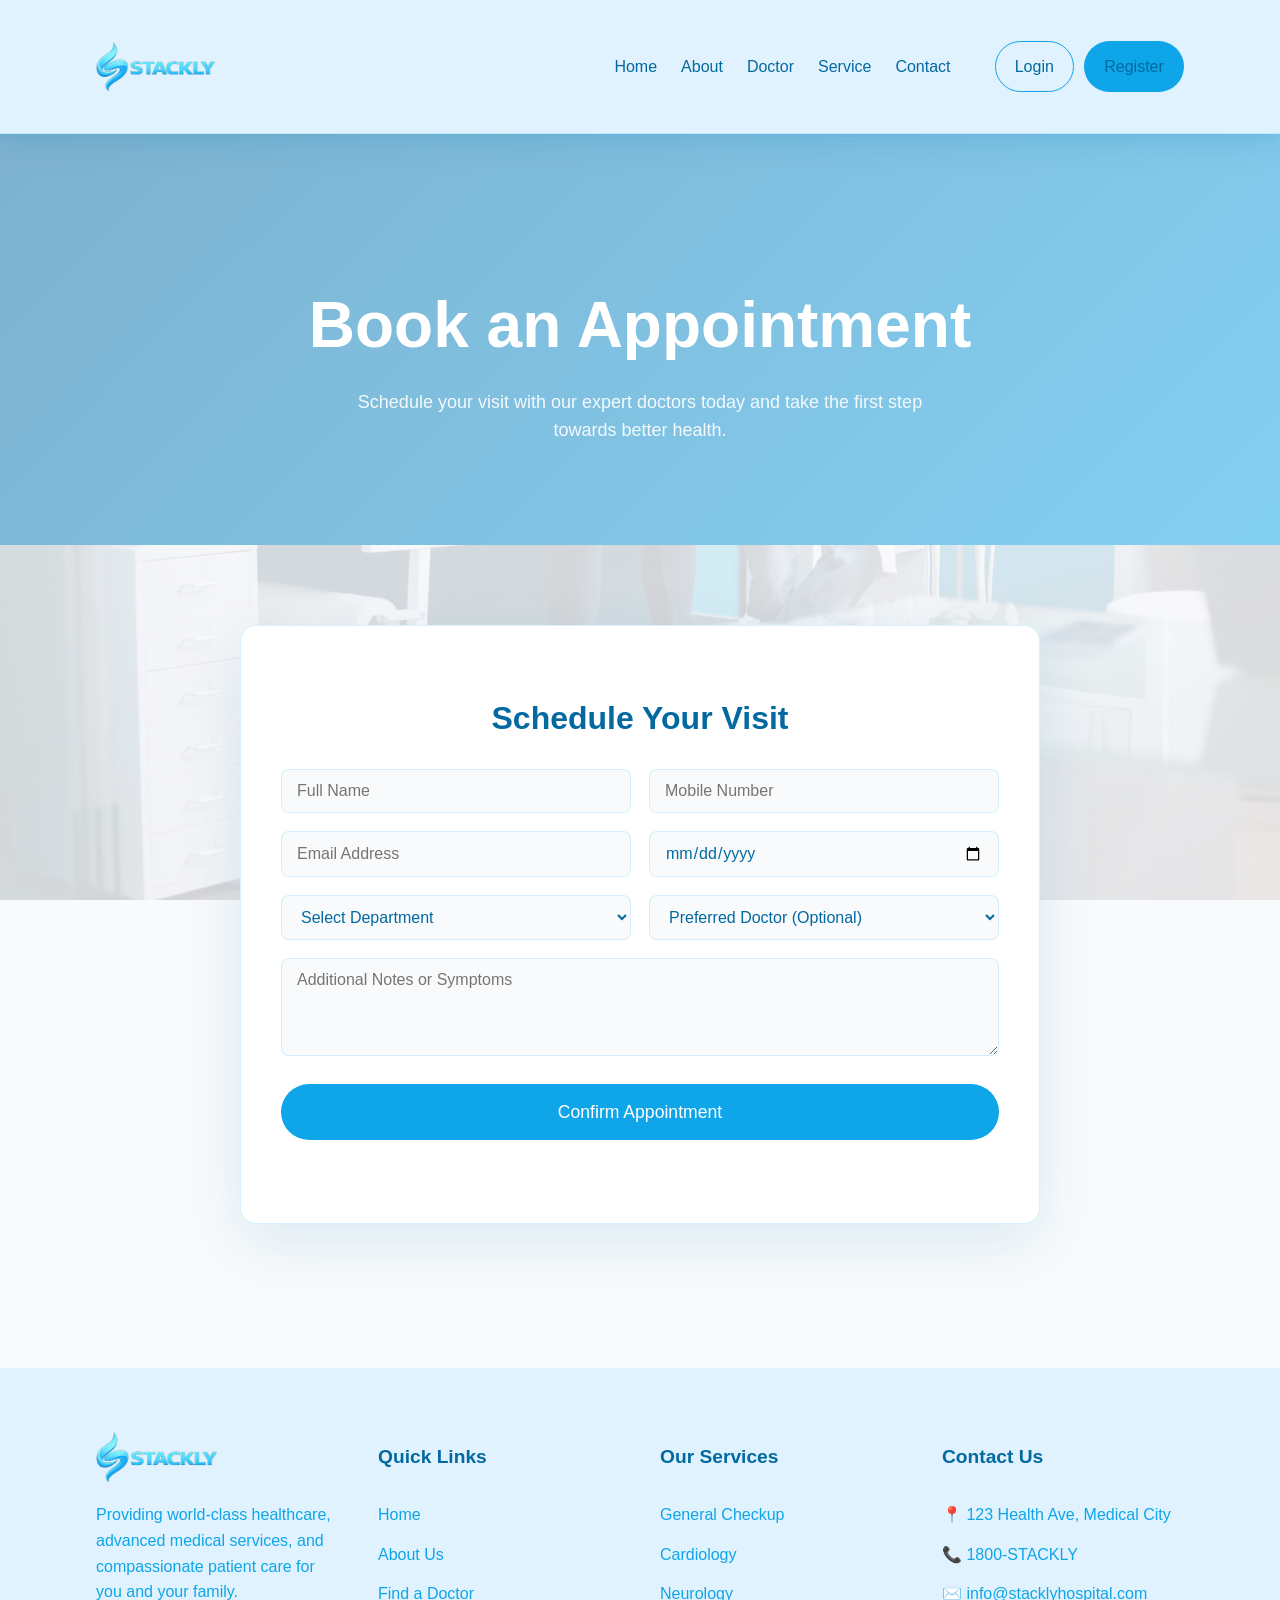
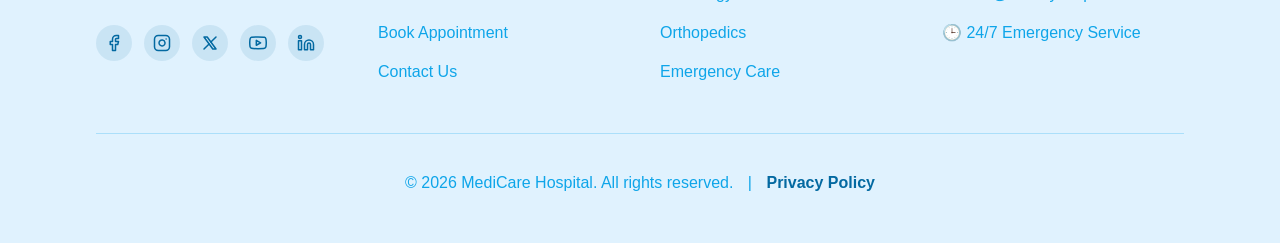
<file: appointment.html>
<!DOCTYPE html>
<html lang="en">
<head>
    <meta charset="UTF-8">
    <meta name="viewport" content="width=device-width, initial-scale=1.0">
    <title>Book Appointment - Hospital & Medical Center</title>
    <link rel="icon" href="images/logo/logo.webp" type="image/webp">
    <link rel="stylesheet" href="css/style.css">
</head>
<body>

    <!-- Loading Screen -->
    <div class="loader" id="loader">
        <div class="loader-content">
            <div class="spinner"></div>
            <h2 style="color: var(--primary); margin-top: 15px;">Stackly</h2>
        </div>
    </div>

    <!-- Header Section -->
    <header class="header" style="background-color: #e0f2fe;">
        <div class="container nav-container">
            <div style="display: flex; align-items: center; gap: 10px;">
                <button onclick="history.back()" class="mobile-back-btn" aria-label="Go Back">
                    <svg width="24" height="24" viewBox="0 0 24 24" fill="none" stroke="currentColor" stroke-width="2" stroke-linecap="round" stroke-linejoin="round"><line x1="19" y1="12" x2="5" y2="12"></line><polyline points="12 19 5 12 12 5"></polyline></svg>
                </button>
                <a href="index.html" class="logo" aria-label="Stackly home">
                    <img src="images/logo/logo.webp" alt="Stackly Logo" class="logo-img" />
                </a>
            </div>
            <button class="mobile-menu-btn" aria-label="Toggle navigation">
                <span></span>
                <span></span>
                <span></span>
            </button>
            <nav class="main-nav">
                <ul>
                    <li><a href="index.html">Home</a></li>
                    <li><a href="about.html">About</a></li>
                    <li><a href="doctors.html">Doctor</a></li>
                    <li><a href="services.html">Service</a></li>
                    <li><a href="contact.html">Contact</a></li>
                </ul>
                <div class="auth-buttons" style="display: flex; gap: 10px; margin-left: 20px;">
                    <a href="page/Login.html" class="btn btn-outline">Login</a>
                    <a href="page/Register.html" class="btn btn-primary">Register</a>
                </div>
            </nav>
        </div>
    </header>

    <!-- Main Content -->
    <main>
        <!-- Hero Section -->
        <section class="hero fade-in-section">
            <video class="hero-video" autoplay loop muted playsinline>
                <source src="assets/videos/wavebreak.mp4" type="video/mp4">
            </video>
            <div class="container hero-content">
                <h1>Book an Appointment</h1>
                <p>Schedule your visit with our expert doctors today and take the first step towards better health.</p>
            </div>
        </section>

        <!-- Appointment Form Section -->
        <section class="section-padding fade-in-section" style="background: linear-gradient(rgba(248, 250, 252, 0.85), rgba(248, 250, 252, 0.85)), url('images/gallery/doctor-shows-results.webp') center/cover fixed;">
            <div class="container">
                <div style="max-width: 800px; margin: 0 auto; background: var(--surface); padding: 40px; border-radius: 1rem; border: 1px solid var(--border); box-shadow: var(--shadow);">
                    <h2 style="font-size: 2rem; color: var(--primary-dark); margin-bottom: 25px; text-align: center;">Schedule Your Visit</h2>
                    
                    <form id="appointmentForm" style="display: flex; flex-direction: column; gap: 18px;">
                        
                        <!-- Grid for inputs to sit side-by-side on desktop -->
                        <div style="display: grid; grid-template-columns: repeat(auto-fit, minmax(280px, 1fr)); gap: 18px;">
                            
                            <input id="appName" type="text" placeholder="Full Name" style="padding: 12px 15px; border: 1px solid var(--border); border-radius: 8px; font-size: 1rem; background-color: var(--bg);" maxlength="16" pattern="[a-zA-Z\s]+" title="Please enter your full name (alphabets only, max 16 chars)" oninput="this.value = this.value.replace(/[^a-zA-Z\s]/g, '').slice(0, 16);" required>
                            
                            <input id="appMobile" type="tel" placeholder="Mobile Number" style="padding: 12px 15px; border: 1px solid var(--border); border-radius: 8px; font-size: 1rem; background-color: var(--bg);" maxlength="10" pattern="\d{10}" oninput="this.value = this.value.replace(/[^0-9]/g, '').slice(0, 10);" required>
                            
                            <input id="appEmail" type="email" placeholder="Email Address" style="padding: 12px 15px; border: 1px solid var(--border); border-radius: 8px; font-size: 1rem; background-color: var(--bg);" required>
                            
                            <input id="appDate" type="date" style="padding: 12px 15px; border: 1px solid var(--border); border-radius: 8px; font-size: 1rem; background-color: var(--bg); color: var(--text); font-family: inherit;" required>
                            
                            <select style="padding: 12px 15px; border: 1px solid var(--border); border-radius: 8px; font-size: 1rem; background-color: var(--bg); color: var(--text);" required>
                                <option value="" disabled selected>Select Department</option>
                                <option value="cardiology">Cardiology</option>
                                <option value="neurology">Neurology</option>
                                <option value="orthopedics">Orthopedics</option>
                                <option value="pediatrics">Pediatrics</option>
                                <option value="general">General Checkup</option>
                                <option value="dermatology">Dermatology</option>
                            </select>
                            
                            <select style="padding: 12px 15px; border: 1px solid var(--border); border-radius: 8px; font-size: 1rem; background-color: var(--bg); color: var(--text);" required>
                                <option value="" disabled selected>Preferred Doctor (Optional)</option>
                                <option value="any">Any Available Doctor</option>
                                <option value="dr-sarah">Dr. Sarah Johnson (Cardiology)</option>
                                <option value="dr-michael">Dr. Michael Lee (Neurology)</option>
                                <option value="dr-emily">Dr. Emily Chen (Pediatrics)</option>
                                <option value="dr-robert">Dr. Robert King (Orthopedics)</option>
                            </select>

                        </div>

                        <textarea placeholder="Additional Notes or Symptoms" rows="4" style="padding: 12px 15px; border: 1px solid var(--border); border-radius: 8px; font-size: 1rem; font-family: inherit; resize: vertical; background-color: var(--bg);"></textarea>
                        
                        <button type="submit" class="btn btn-primary" style="margin-top: 10px; width: 100%; border: none; font-size: 1.1rem; padding: 14px;">Confirm Appointment</button>
                        
                        <p id="formMessage" style="text-align: center; font-weight: bold; margin-top: 10px; font-size: 0.95rem;"></p>
                    </form>
                </div>
            </div>
        </section>
    </main>

     <!-- Footer Section -->
    <footer class="footer" style="background-color: #e0f2fe;">
        <div class="container">
            <div class="footer-container">
                <!-- About Column -->
                <div class="footer-col">
                    <a href="index.html" class="logo">
                        <img src="images/logo/logo.webp" alt="Stackly Logo" class="logo-img" />
                    </a>
                    <p>Providing world-class healthcare, advanced medical services, and compassionate patient care for you and your family.</p>
                    <div style="display: flex; gap: 12px; margin-top: 20px;">
                        <a href="404.html" title="Facebook" style="display: flex; align-items: center; justify-content: center; width: 36px; height: 36px; border-radius: 50%; background-color: rgba(3, 105, 161, 0.1); color: var(--primary-dark); font-weight: bold; text-decoration: none;">
                            <svg xmlns="http://www.w3.org/2000/svg" width="18" height="18" viewBox="0 0 24 24" fill="none" stroke="currentColor" stroke-width="2" stroke-linecap="round" stroke-linejoin="round"><path d="M18 2h-3a5 5 0 0 0-5 5v3H7v4h3v8h4v-8h3l1-4h-4V7a1 1 0 0 1 1-1h3z"></path></svg>
                        </a>
                        <a href="404.html" title="Instagram" style="display: flex; align-items: center; justify-content: center; width: 36px; height: 36px; border-radius: 50%; background-color: rgba(3, 105, 161, 0.1); color: var(--primary-dark); font-weight: bold; text-decoration: none;">
                            <svg xmlns="http://www.w3.org/2000/svg" width="18" height="18" viewBox="0 0 24 24" fill="none" stroke="currentColor" stroke-width="2" stroke-linecap="round" stroke-linejoin="round"><rect x="2" y="2" width="20" height="20" rx="5" ry="5"></rect><path d="M16 11.37A4 4 0 1 1 12.63 8 4 4 0 0 1 16 11.37z"></path><line x1="17.5" y1="6.5" x2="17.51" y2="6.5"></line></svg>
                        </a>
                        <a href="404.html" title="X" style="display: flex; align-items: center; justify-content: center; width: 36px; height: 36px; border-radius: 50%; background-color: rgba(3, 105, 161, 0.1); color: var(--primary-dark); font-weight: bold; text-decoration: none;">
                            <svg xmlns="http://www.w3.org/2000/svg" width="18" height="18" viewBox="0 0 24 24" fill="none" stroke="currentColor" stroke-width="2" stroke-linecap="round" stroke-linejoin="round"><path d="M4 4l11.733 16h4.267l-11.733 -16z"></path><path d="M4 20l6.768 -6.768m2.46 -2.46l6.772 -6.772"></path></svg>
                        </a>
                        <a href="404.html" title="YouTube" style="display: flex; align-items: center; justify-content: center; width: 36px; height: 36px; border-radius: 50%; background-color: rgba(3, 105, 161, 0.1); color: var(--primary-dark); font-weight: bold; text-decoration: none;">
                            <svg xmlns="http://www.w3.org/2000/svg" width="18" height="18" viewBox="0 0 24 24" fill="none" stroke="currentColor" stroke-width="2" stroke-linecap="round" stroke-linejoin="round"><path d="M22.54 6.42a2.78 2.78 0 0 0-1.94-2C18.88 4 12 4 12 4s-6.88 0-8.6.46a2.78 2.78 0 0 0-1.94 2A29 29 0 0 0 1 11.75a29 29 0 0 0 .46 5.33 2.78 2.78 0 0 0 1.94 2c1.72.46 8.6.46 8.6.46s6.88 0 8.6-.46a2.78 2.78 0 0 0 1.94-2 29 29 0 0 0 .46-5.33 29 29 0 0 0-.46-5.33z"></path><polygon points="9.75 15.02 15.5 11.75 9.75 8.48 9.75 15.02"></polygon></svg>
                        </a>
                        <a href="404.html" title="LinkedIn" style="display: flex; align-items: center; justify-content: center; width: 36px; height: 36px; border-radius: 50%; background-color: rgba(3, 105, 161, 0.1); color: var(--primary-dark); font-weight: bold; text-decoration: none;">
                            <svg xmlns="http://www.w3.org/2000/svg" width="18" height="18" viewBox="0 0 24 24" fill="none" stroke="currentColor" stroke-width="2" stroke-linecap="round" stroke-linejoin="round"><path d="M16 8a6 6 0 0 1 6 6v7h-4v-7a2 2 0 0 0-2-2 2 2 0 0 0-2 2v7h-4v-7a6 6 0 0 1 6-6z"></path><rect x="2" y="9" width="4" height="12"></rect><circle cx="4" cy="4" r="2"></circle></svg>
                        </a>
                    </div>
                </div>
                
                <!-- Quick Links Column -->
                <div class="footer-col">
                    <h3>Quick Links</h3>
                    <ul>
                        <li><a href="index.html">Home</a></li>
                        <li><a href="about.html">About Us</a></li>
                        <li><a href="doctors.html">Find a Doctor</a></li>
                        <li><a href="appointment.html">Book Appointment</a></li>
                        <li><a href="contact.html">Contact Us</a></li>
                    </ul>
                </div>

                <!-- Services Column -->
                <div class="footer-col">
                    <h3>Our Services</h3>
                    <ul>
                        <li><a href="services.html">General Checkup</a></li>
                        <li><a href="services.html">Cardiology</a></li>
                        <li><a href="services.html">Neurology</a></li>
                        <li><a href="services.html">Orthopedics</a></li>
                        <li><a href="services.html">Emergency Care</a></li>
                    </ul>
                </div>

                <!-- Contact Column -->
                <div class="footer-col">
                    <h3>Contact Us</h3>
                    <ul>
                        <li>📍 123 Health Ave, Medical City</li>
                        <li>📞 1800-STACKLY</li>
                        <li>✉️ info@stacklyhospital.com</li>
                        <li>🕒 24/7 Emergency Service</li>
                    </ul>
                </div>
            </div>
            
            <div class="footer-bottom" style="text-align: center; border-top: 1px solid rgba(14, 165, 233, 0.25); padding-top: 20px;">
                <p>&copy; 2026 MediCare Hospital. All rights reserved. <span style="margin: 0 10px;">|</span> <a href="404.html" style="color: var(--primary-dark); text-decoration: none; font-weight: 600;">Privacy Policy</a></p>
            </div>
        </div>
    </footer>

    <!-- Back to Top Button -->
    <button id="backToTop" class="back-to-top" aria-label="Back to top">
        <svg width="24" height="24" viewBox="0 0 24 24" fill="none" stroke="currentColor" stroke-width="2" stroke-linecap="round" stroke-linejoin="round"><line x1="12" y1="19" x2="12" y2="5"></line><polyline points="5 12 12 5 19 12"></polyline></svg>
    </button>

    <script src="js/main.js"></script>
    <script>
        document.addEventListener('DOMContentLoaded', function() {
            const appointmentForm = document.getElementById('appointmentForm');
            const formMessage = document.getElementById('formMessage');
            const appEmail = document.getElementById('appEmail');
            const appMobile = document.getElementById('appMobile');
            const appDate = document.getElementById('appDate');

            if (appDate) {
                const now = new Date();
                const year = now.getFullYear();
                const month = String(now.getMonth() + 1).padStart(2, '0');
                const day = String(now.getDate()).padStart(2, '0');
                appDate.setAttribute('min', `${year}-${month}-${day}`);
            }

            if (appointmentForm) {
                appointmentForm.addEventListener('submit', function(e) {
                    e.preventDefault(); // Prevents page reload
                    
                    // Validate Email
                    const emailRegex = /^[^\s@]+@[^\s@]+\.[^\s@]{2,}$/;
                    if (!emailRegex.test(appEmail.value.trim())) {
                        formMessage.textContent = "Please enter a valid email address.";
                        formMessage.style.color = "var(--danger, #EF4444)";
                        return;
                    }

                    // Validate Mobile Number
                    if (appMobile.value.trim().length !== 10) {
                        formMessage.textContent = "Please enter a valid 10-digit mobile number.";
                        formMessage.style.color = "var(--danger, #EF4444)";
                        return;
                    }
                    
                    formMessage.textContent = "Thank you! Your appointment has been confirmed successfully.";
                    formMessage.style.color = "var(--success, #22C55E)";
                    
                    appointmentForm.reset(); // Clears the form inputs
                    
                    setTimeout(() => { formMessage.textContent = ""; }, 5000);
                });
            }
        });
    </script>
</body>
</html>
</file>
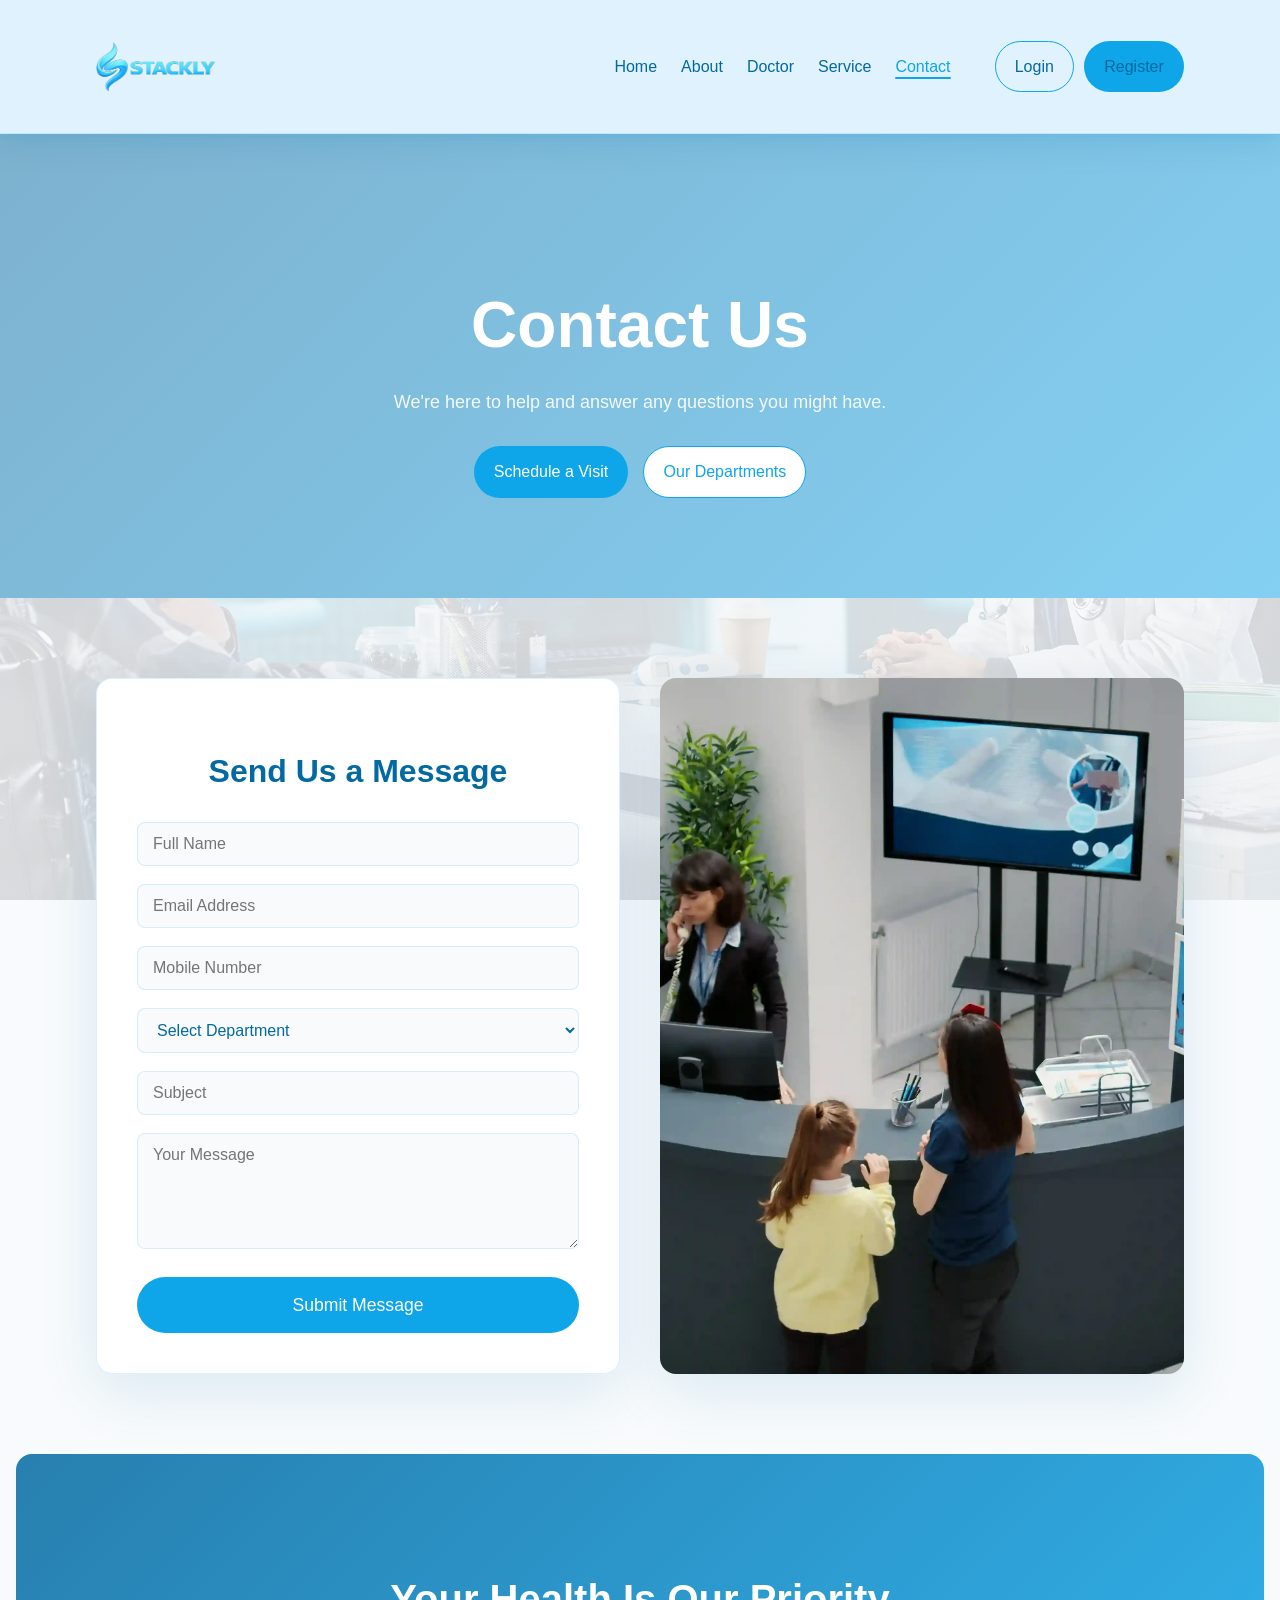
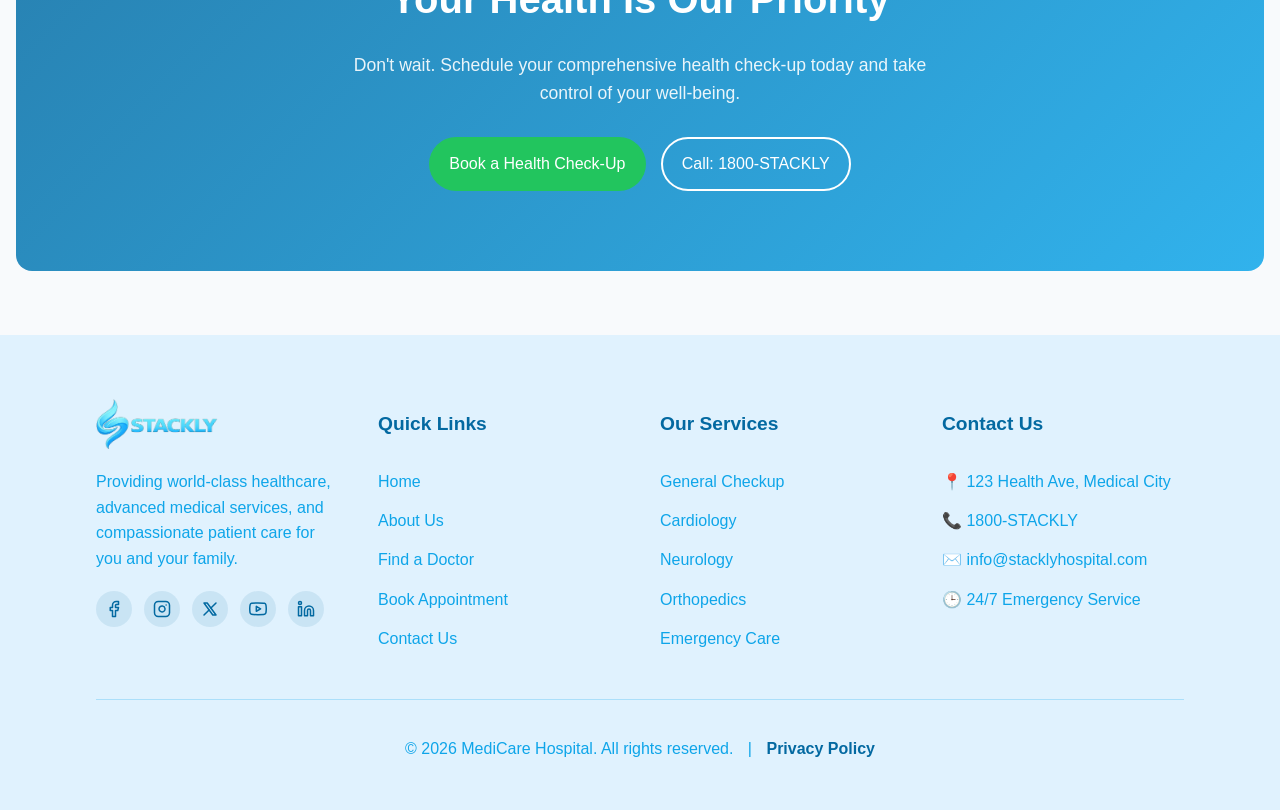
<file: contact.html>
<!DOCTYPE html>
<html lang="en">
<head>
    <meta charset="UTF-8">
    <meta name="viewport" content="width=device-width, initial-scale=1.0">
    <title>Contact Us - Hospital & Medical Center</title>
    <link rel="icon" href="images/logo/logo.webp" type="image/webp">
    <link rel="stylesheet" href="css/style.css">
</head>
<body>

    <!-- Loading Screen -->
    <div class="loader" id="loader">
        <div class="loader-content">
            <div class="spinner"></div>
            <h2 style="color: var(--primary); margin-top: 15px;">Stackly</h2>
        </div>
    </div>

    <!-- Header Section -->
    <header class="header" style="background-color: #e0f2fe;">
        <div class="container nav-container">
            <div style="display: flex; align-items: center; gap: 10px;">
                <button onclick="history.back()" class="mobile-back-btn" aria-label="Go Back">
                    <svg width="24" height="24" viewBox="0 0 24 24" fill="none" stroke="currentColor" stroke-width="2" stroke-linecap="round" stroke-linejoin="round"><line x1="19" y1="12" x2="5" y2="12"></line><polyline points="12 19 5 12 12 5"></polyline></svg>
                </button>
                <a href="index.html" class="logo" aria-label="Stackly home">
                    <img src="images/logo/logo.webp" alt="Stackly Logo" class="logo-img" />
                </a>
            </div>
            <button class="mobile-menu-btn" aria-label="Toggle navigation">
                <span></span>
                <span></span>
                <span></span>
            </button>
            <nav class="main-nav">
                <ul>
                    <li><a href="index.html">Home</a></li>
                    <li><a href="about.html">About</a></li>
                    <li><a href="doctors.html">Doctor</a></li>
                    <li><a href="services.html">Service</a></li>
                    <li><a href="contact.html" class="active">Contact</a></li>
                </ul>
                <div class="auth-buttons" style="display: flex; gap: 10px; margin-left: 20px;">
                    <a href="page/Login.html" class="btn btn-outline">Login</a>
                    <a href="page/Register.html" class="btn btn-primary">Register</a>
                </div>
            </nav>
        </div>
    </header>

    <!-- Main Content -->
    <main>
        <!-- Hero Section -->
        <section class="hero fade-in-section">
            <video class="hero-video" autoplay loop muted playsinline>
                <source src="assets/videos/wavebreak.mp4" type="video/mp4">
            </video>
            <div class="container hero-content">
                <h1>Contact Us</h1>
                <p>We're here to help and answer any questions you might have.</p>
            <div class="hero-actions" style="margin-top: 30px; display: flex; gap: 15px; justify-content: center;">
                    <a href="appointment.html" class="btn btn-primary">Schedule a Visit</a>
                    <a href="departments.html" class="btn btn-outline" style="background: white;">Our Departments</a>
                </div>
            </div>
        </section>

        <!-- Contact Form Section -->
        <section class="section-padding fade-in-section" style="background: linear-gradient(rgba(248, 250, 252, 0.85), rgba(248, 250, 252, 0.85)), url('images/gallery/indian-patient.webp') center/cover fixed;">
            <div class="container">
                <div class="grid" style="grid-template-columns: repeat(auto-fit, minmax(300px, 1fr)); gap: 40px; align-items: center;">
                    <!-- Form Side (Left) -->
                    <div class="slide-hidden slide-left" style="background: var(--surface); padding: 40px; border-radius: 1rem; border: 1px solid var(--border); box-shadow: var(--shadow); transition: all 1s ease-out;">
                        <h2 style="font-size: 2rem; color: var(--primary-dark); margin-bottom: 25px; text-align: center;">Send Us a Message</h2>
                        
                        <form style="display: flex; flex-direction: column; gap: 18px;">
                            <input type="text" placeholder="Full Name" style="padding: 12px 15px; border: 1px solid var(--border); border-radius: 8px; font-size: 1rem; background-color: var(--bg);" maxlength="16" pattern="[a-zA-Z\s]+" title="Please enter only alphabets (up to 16 characters)" oninput="this.value = this.value.replace(/[^a-zA-Z\s]/g, '').slice(0, 16);" required>
                            <input type="email" placeholder="Email Address" style="padding: 12px 15px; border: 1px solid var(--border); border-radius: 8px; font-size: 1rem; background-color: var(--bg);" required>
                            <input type="tel" placeholder="Mobile Number" style="padding: 12px 15px; border: 1px solid var(--border); border-radius: 8px; font-size: 1rem; background-color: var(--bg);" maxlength="10" pattern="\d{10}" oninput="this.value = this.value.replace(/[^0-9]/g, '').slice(0, 10);" required>
                            
                            <select style="padding: 12px 15px; border: 1px solid var(--border); border-radius: 8px; font-size: 1rem; background-color: var(--bg); color: var(--text);" required>
                                <option value="" disabled selected>Select Department</option>
                                <option value="cardiology">Cardiology</option>
                                <option value="neurology">Neurology</option>
                                <option value="orthopedics">Orthopedics</option>
                                <option value="pediatrics">Pediatrics</option>
                                <option value="general">General Checkup</option>
                            </select>

                            <input type="text" placeholder="Subject" style="padding: 12px 15px; border: 1px solid var(--border); border-radius: 8px; font-size: 1rem; background-color: var(--bg);" required>
                            <textarea placeholder="Your Message" rows="5" style="padding: 12px 15px; border: 1px solid var(--border); border-radius: 8px; font-size: 1rem; font-family: inherit; resize: vertical; background-color: var(--bg);" required></textarea>
                            
                            <button type="submit" class="btn btn-primary" style="margin-top: 10px; width: 100%; border: none; font-size: 1.1rem; padding: 14px;">Submit Message</button>
                        </form>
                    </div>

                    <!-- Image Side (Right) -->
                    <div class="slide-hidden slide-right" style="height: 100%; border-radius: 1rem; overflow: hidden; box-shadow: var(--shadow); transition: all 1s ease-out;">
                        <img src="images/gallery/receptionist-working.webp" alt="Contact Us" style="width: 100%; height: 100%; object-fit: cover; min-height: 450px;">
                    </div>
                </div>
            </div>
        </section>
        <!-- Call To Action Section -->
        <section class="cta-section section-padding fade-in-section">
            <div class="container">
                <h2 style="font-size: clamp(2rem, 4vw, 2.5rem); margin-bottom: 20px;">Your Health Is Our Priority</h2>
                <p style="font-size: 1.1rem; max-width: 600px; margin: 0 auto 30px; opacity: 0.9;">Don't wait. Schedule your comprehensive health check-up today and take control of your well-being.</p>
                <div style="display: flex; justify-content: center; gap: 15px; flex-wrap: wrap;">
                    <a href="appointment.html" class="btn btn-cta-primary">Book a Health Check-Up</a>
                    <a href="404.html" class="btn btn-cta-outline">Call: 1800-STACKLY</a>
                </div>
            </div>
        </section>
    </main>

     <!-- Footer Section -->
    <footer class="footer" style="background-color: #e0f2fe;">
        <div class="container">
            <div class="footer-container">
                <!-- About Column -->
                <div class="footer-col">
                    <a href="index.html" class="logo">
                        <img src="images/logo/logo.webp" alt="Stackly Logo" class="logo-img" />
                    </a>
                    <p>Providing world-class healthcare, advanced medical services, and compassionate patient care for you and your family.</p>
                 <div style="display: flex; gap: 12px; margin-top: 20px;">
                        <a href="404.html" title="Facebook" style="display: flex; align-items: center; justify-content: center; width: 36px; height: 36px; border-radius: 50%; background-color: rgba(3, 105, 161, 0.1); color: var(--primary-dark); font-weight: bold; text-decoration: none;">
                            <svg xmlns="http://www.w3.org/2000/svg" width="18" height="18" viewBox="0 0 24 24" fill="none" stroke="currentColor" stroke-width="2" stroke-linecap="round" stroke-linejoin="round"><path d="M18 2h-3a5 5 0 0 0-5 5v3H7v4h3v8h4v-8h3l1-4h-4V7a1 1 0 0 1 1-1h3z"></path></svg>
                        </a>
                        <a href="404.html" title="Instagram" style="display: flex; align-items: center; justify-content: center; width: 36px; height: 36px; border-radius: 50%; background-color: rgba(3, 105, 161, 0.1); color: var(--primary-dark); font-weight: bold; text-decoration: none;">
                            <svg xmlns="http://www.w3.org/2000/svg" width="18" height="18" viewBox="0 0 24 24" fill="none" stroke="currentColor" stroke-width="2" stroke-linecap="round" stroke-linejoin="round"><rect x="2" y="2" width="20" height="20" rx="5" ry="5"></rect><path d="M16 11.37A4 4 0 1 1 12.63 8 4 4 0 0 1 16 11.37z"></path><line x1="17.5" y1="6.5" x2="17.51" y2="6.5"></line></svg>
                        </a>
                        <a href="404.html" title="X" style="display: flex; align-items: center; justify-content: center; width: 36px; height: 36px; border-radius: 50%; background-color: rgba(3, 105, 161, 0.1); color: var(--primary-dark); font-weight: bold; text-decoration: none;">
                            <svg xmlns="http://www.w3.org/2000/svg" width="18" height="18" viewBox="0 0 24 24" fill="none" stroke="currentColor" stroke-width="2" stroke-linecap="round" stroke-linejoin="round"><path d="M4 4l11.733 16h4.267l-11.733 -16z"></path><path d="M4 20l6.768 -6.768m2.46 -2.46l6.772 -6.772"></path></svg>
                        </a>
                        <a href="404.html" title="YouTube" style="display: flex; align-items: center; justify-content: center; width: 36px; height: 36px; border-radius: 50%; background-color: rgba(3, 105, 161, 0.1); color: var(--primary-dark); font-weight: bold; text-decoration: none;">
                            <svg xmlns="http://www.w3.org/2000/svg" width="18" height="18" viewBox="0 0 24 24" fill="none" stroke="currentColor" stroke-width="2" stroke-linecap="round" stroke-linejoin="round"><path d="M22.54 6.42a2.78 2.78 0 0 0-1.94-2C18.88 4 12 4 12 4s-6.88 0-8.6.46a2.78 2.78 0 0 0-1.94 2A29 29 0 0 0 1 11.75a29 29 0 0 0 .46 5.33 2.78 2.78 0 0 0 1.94 2c1.72.46 8.6.46 8.6.46s6.88 0 8.6-.46a2.78 2.78 0 0 0 1.94-2 29 29 0 0 0 .46-5.33 29 29 0 0 0-.46-5.33z"></path><polygon points="9.75 15.02 15.5 11.75 9.75 8.48 9.75 15.02"></polygon></svg>
                        </a>
                        <a href="404.html" title="LinkedIn" style="display: flex; align-items: center; justify-content: center; width: 36px; height: 36px; border-radius: 50%; background-color: rgba(3, 105, 161, 0.1); color: var(--primary-dark); font-weight: bold; text-decoration: none;">
                            <svg xmlns="http://www.w3.org/2000/svg" width="18" height="18" viewBox="0 0 24 24" fill="none" stroke="currentColor" stroke-width="2" stroke-linecap="round" stroke-linejoin="round"><path d="M16 8a6 6 0 0 1 6 6v7h-4v-7a2 2 0 0 0-2-2 2 2 0 0 0-2 2v7h-4v-7a6 6 0 0 1 6-6z"></path><rect x="2" y="9" width="4" height="12"></rect><circle cx="4" cy="4" r="2"></circle></svg>
                        </a>
                    </div>
                </div>
                
                <!-- Quick Links Column -->
                <div class="footer-col">
                    <h3>Quick Links</h3>
                    <ul>
                        <li><a href="index.html">Home</a></li>
                        <li><a href="about.html">About Us</a></li>
                        <li><a href="doctors.html">Find a Doctor</a></li>
                        <li><a href="appointment.html">Book Appointment</a></li>
                        <li><a href="contact.html">Contact Us</a></li>
                    </ul>
                </div>

                <!-- Services Column -->
                <div class="footer-col">
                    <h3>Our Services</h3>
                    <ul>
                        <li><a href="services.html">General Checkup</a></li>
                        <li><a href="services.html">Cardiology</a></li>
                        <li><a href="services.html">Neurology</a></li>
                        <li><a href="services.html">Orthopedics</a></li>
                        <li><a href="services.html">Emergency Care</a></li>
                    </ul>
                </div>

                <!-- Contact Column -->
                <div class="footer-col">
                    <h3>Contact Us</h3>
                    <ul>
                        <li>📍 123 Health Ave, Medical City</li>
                        <li>📞 1800-STACKLY</li>
                        <li>✉️ info@stacklyhospital.com</li>
                        <li>🕒 24/7 Emergency Service</li>
                    </ul>
                </div>
            </div>
            
            <div class="footer-bottom" style="text-align: center; border-top: 1px solid rgba(14, 165, 233, 0.25); padding-top: 20px;">
                <p>&copy; 2026 MediCare Hospital. All rights reserved. <span style="margin: 0 10px;">|</span> <a href="404.html" style="color: var(--primary-dark); text-decoration: none; font-weight: 600;">Privacy Policy</a></p>
            </div>
        </div>
    </footer>

    <!-- Back to Top Button -->
    <button id="backToTop" class="back-to-top" aria-label="Back to top">
        <svg width="24" height="24" viewBox="0 0 24 24" fill="none" stroke="currentColor" stroke-width="2" stroke-linecap="round" stroke-linejoin="round"><line x1="12" y1="19" x2="12" y2="5"></line><polyline points="5 12 12 5 19 12"></polyline></svg>
    </button>

    <script src="js/main.js"></script>
</body>
</html>
</file>
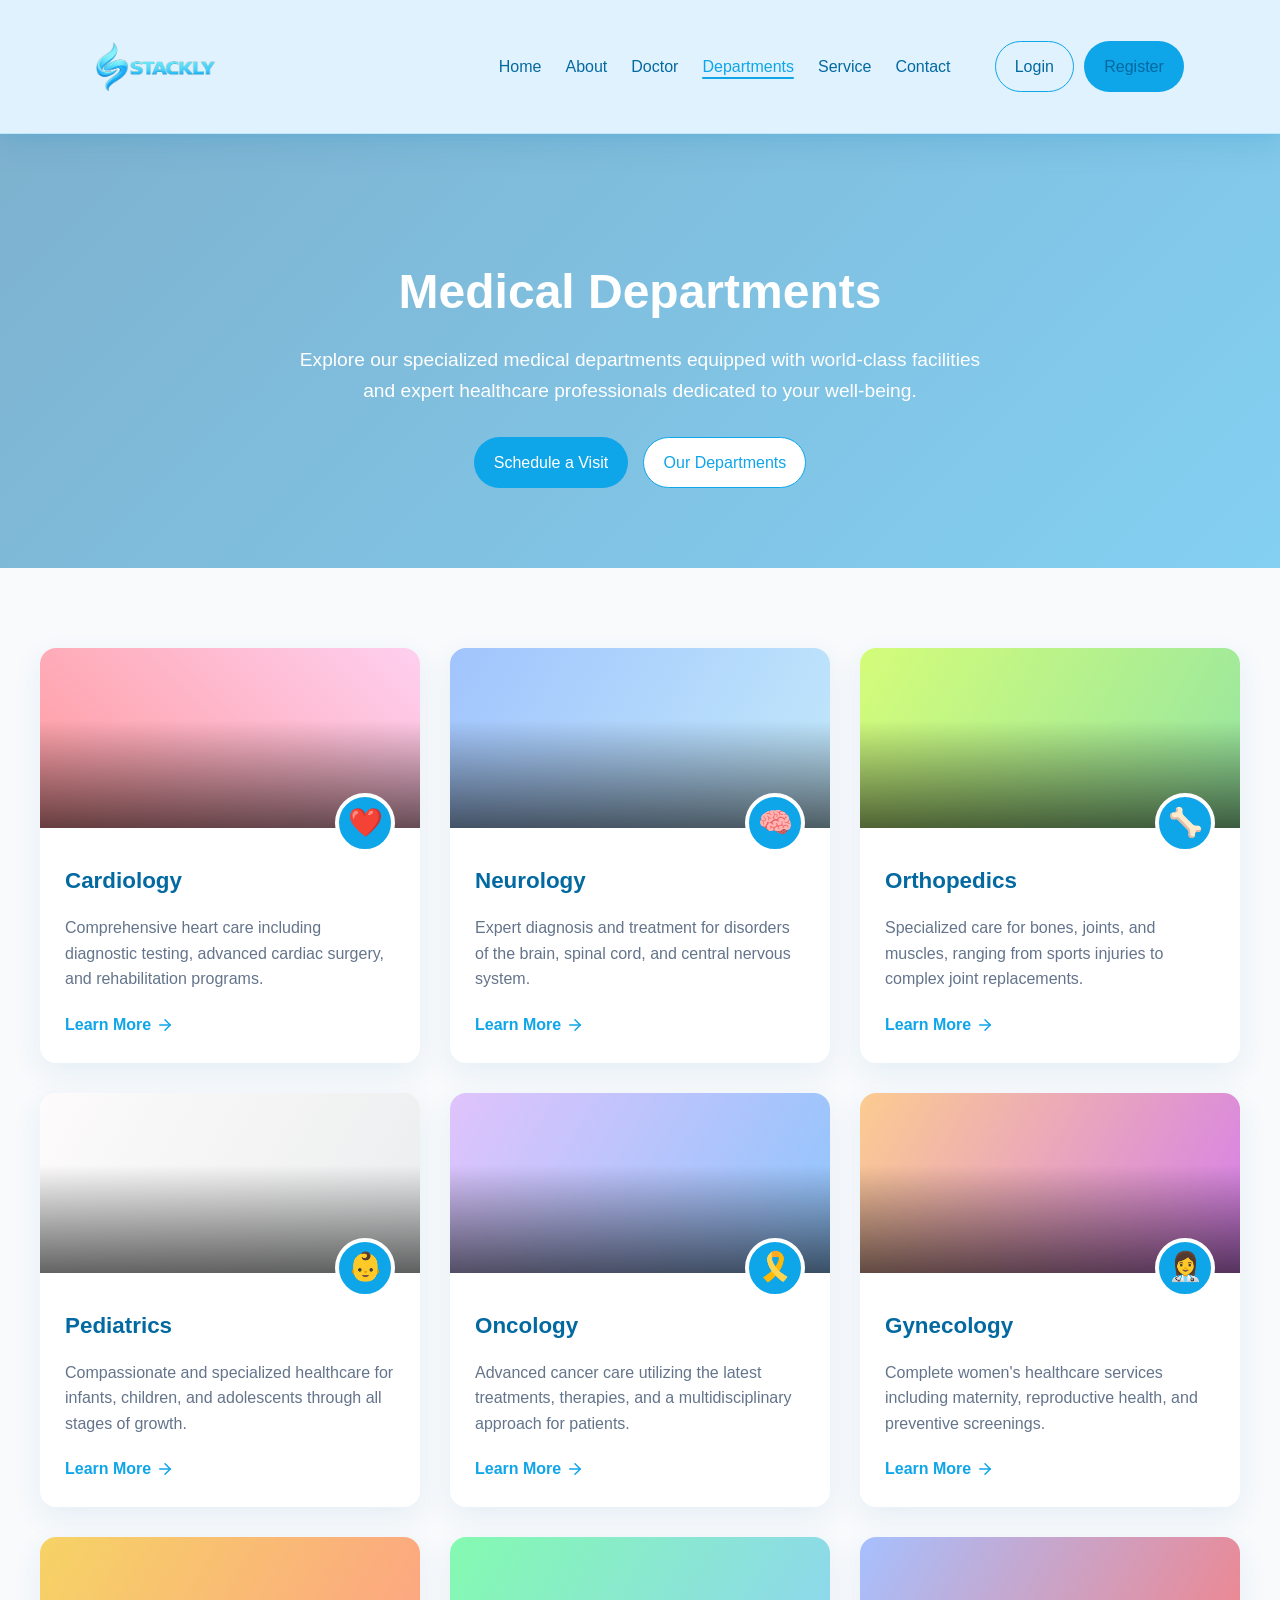
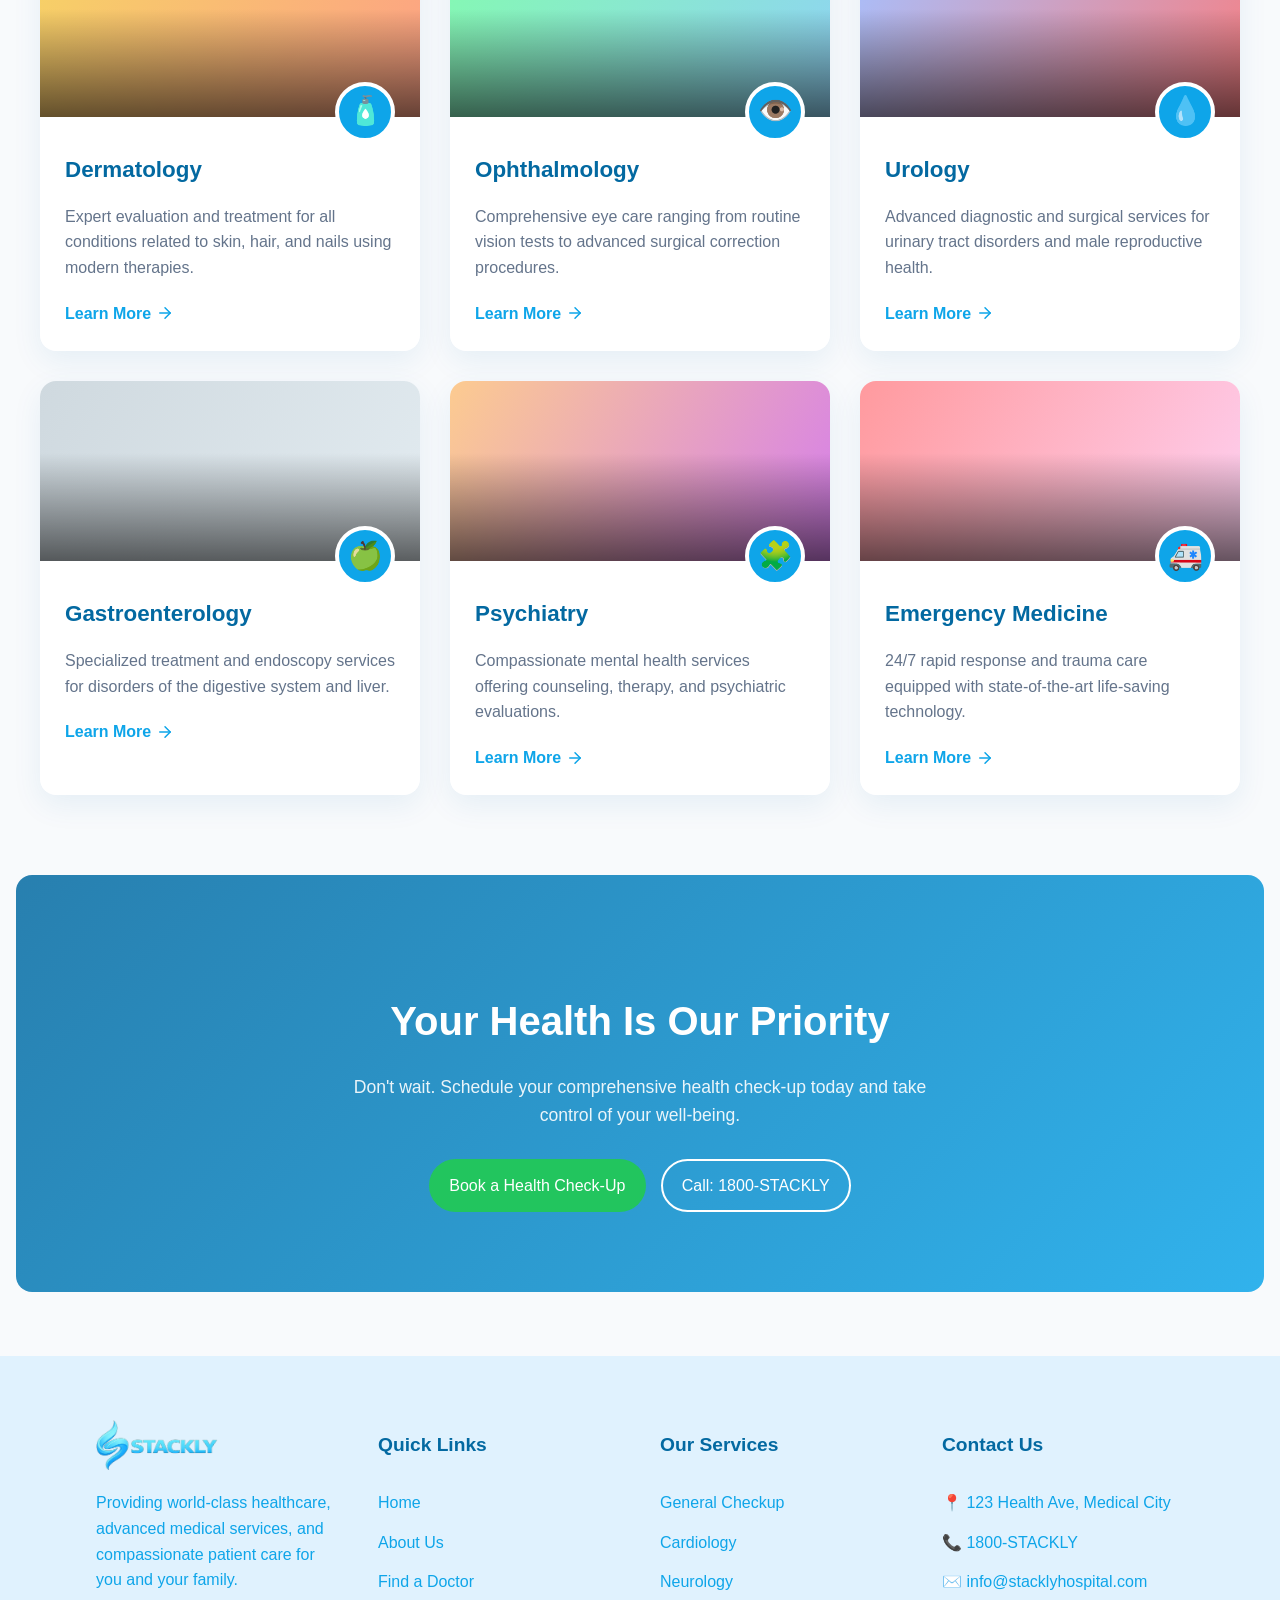
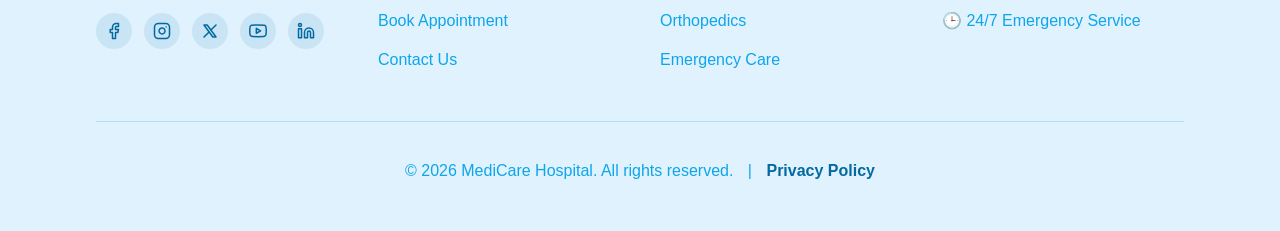
<file: departments.html>
<!DOCTYPE html>
<html lang="en">
<head>
    <meta charset="UTF-8">
    <meta name="viewport" content="width=device-width, initial-scale=1.0">
    <title>Departments - Hospital & Medical Center</title>
    <link rel="stylesheet" href="css/style.css">
    <style>
        /* Specific Styles for Departments Page */
        .page-hero {
            position: relative;
            min-height: 40vh;
            display: flex;
            align-items: center;
            justify-content: center;
            text-align: center;
            color: white;
            padding: 80px 20px;
            overflow: hidden;
            z-index: 1;
        }

        .page-hero::before {
            content: '';
            position: absolute;
            inset: 0;
            background: linear-gradient(135deg, rgba(3, 105, 161, 0.5) 0%, rgba(14, 165, 233, 0.5) 100%);
            z-index: -1;
        }

        .page-hero h1 {
            font-size: 3rem;
            margin-bottom: 15px;
            animation: slideDown 1s ease forwards;
        }

        .page-hero p {
            font-size: 1.2rem;
            max-width: 700px;
            margin: 0 auto;
            opacity: 0;
            animation: slideUp 1s ease forwards 0.3s;
        }

        .departments-section {
            padding: 80px 20px;
            background-color: #f8fafc;
        }

        .departments-grid {
            display: grid;
            grid-template-columns: repeat(auto-fit, minmax(320px, 1fr));
            gap: 30px;
            max-width: 1200px;
            margin: 0 auto;
        }

        .dept-card {
            background-color: white;
            border-radius: 16px;
            overflow: hidden;
            box-shadow: 0 10px 30px rgba(3, 105, 161, 0.08);
            transition: transform 0.4s ease, box-shadow 0.4s ease;
            position: relative;
            opacity: 0;
            transform: translateY(30px);
            animation: fadeUp 0.8s ease forwards;
        }

        .dept-card:hover {
            transform: translateY(-10px);
            box-shadow: 0 20px 40px rgba(3, 105, 161, 0.15);
        }

        /* Stagger animations for cards */
        .dept-card:nth-child(1) { animation-delay: 0.1s; }
        .dept-card:nth-child(2) { animation-delay: 0.2s; }
        .dept-card:nth-child(3) { animation-delay: 0.3s; }
        .dept-card:nth-child(4) { animation-delay: 0.4s; }
        .dept-card:nth-child(5) { animation-delay: 0.5s; }
        .dept-card:nth-child(6) { animation-delay: 0.6s; }
        .dept-card:nth-child(7) { animation-delay: 0.7s; }
        .dept-card:nth-child(8) { animation-delay: 0.8s; }
        .dept-card:nth-child(9) { animation-delay: 0.9s; }
        .dept-card:nth-child(10) { animation-delay: 1.0s; }
        .dept-card:nth-child(11) { animation-delay: 1.1s; }
        .dept-card:nth-child(12) { animation-delay: 1.2s; }

        .dept-image {
            height: 180px;
            background-size: cover;
            background-position: center;
            position: relative;
        }
        
        .dept-image::after {
            content: '';
            position: absolute;
            bottom: 0;
            left: 0;
            right: 0;
            height: 60%;
            background: linear-gradient(to top, rgba(0,0,0,0.6), transparent);
        }

        .dept-icon {
            position: absolute;
            bottom: -25px;
            right: 25px;
            width: 60px;
            height: 60px;
            background-color: #0ea5e9;
            color: white;
            border-radius: 50%;
            display: flex;
            align-items: center;
            justify-content: center;
            font-size: 28px;
            border: 4px solid white;
            z-index: 10;
            transition: background-color 0.3s ease, transform 0.3s ease;
        }

        .dept-card:hover .dept-icon {
            background-color: #0369a1;
            transform: scale(1.1) rotate(5deg);
        }

        .dept-content {
            padding: 35px 25px 25px;
        }

        .dept-content h3 {
            color: #0369a1;
            font-size: 1.4rem;
            margin-bottom: 12px;
            margin-top: 0;
        }

        .dept-content p {
            color: #64748b;
            font-size: 1rem;
            line-height: 1.6;
            margin-bottom: 20px;
        }

        .dept-link {
            display: inline-flex;
            align-items: center;
            color: #0ea5e9;
            font-weight: 600;
            text-decoration: none;
            transition: color 0.3s ease;
        }

        .dept-link:hover {
            color: #0369a1;
        }

        .dept-link svg {
            margin-left: 5px;
            transition: transform 0.3s ease;
        }

        .dept-card:hover .dept-link svg {
            transform: translateX(5px);
        }

        @keyframes slideDown {
            from { opacity: 0; transform: translateY(-30px); }
            to { opacity: 1; transform: translateY(0); }
        }

        @keyframes slideUp {
            from { opacity: 0; transform: translateY(30px); }
            to { opacity: 1; transform: translateY(0); }
        }

        @keyframes fadeUp {
            to { opacity: 1; transform: translateY(0); }
        }

        /* Fallback gradient backgrounds for department images */
        .bg-cardio { background: linear-gradient(45deg, #ff9a9e 0%, #fecfef 99%, #fecfef 100%); }
        .bg-neuro { background: linear-gradient(120deg, #a1c4fd 0%, #c2e9fb 100%); }
        .bg-ortho { background: linear-gradient(120deg, #d4fc79 0%, #96e6a1 100%); }
        .bg-pedia { background: linear-gradient(120deg, #fdfbfb 0%, #ebedee 100%); }
        .bg-onco { background: linear-gradient(120deg, #e0c3fc 0%, #8ec5fc 100%); }
        .bg-gyne { background: linear-gradient(120deg, #fccb90 0%, #d57eeb 100%); }
        .bg-derma { background: linear-gradient(120deg, #f6d365 0%, #fda085 100%); }
        .bg-optha { background: linear-gradient(120deg, #84fab0 0%, #8fd3f4 100%); }
        .bg-uro { background: linear-gradient(120deg, #a6c0fe 0%, #f68084 100%); }
        .bg-gastro { background: linear-gradient(120deg, #cfd9df 0%, #e2ebf0 100%); }
        .bg-psych { background: linear-gradient(120deg, #fccb90 0%, #d57eeb 100%); }
        .bg-emerg { background: linear-gradient(120deg, #ff9a9e 0%, #fecfef 99%); }

        /* Responsive breakpoints */
        @media (max-width: 900px) {
            .departments-grid {
                grid-template-columns: repeat(2, 1fr);
                gap: 25px;
            }
            .page-hero h1 {
                font-size: 2.5rem;
            }
        }

        @media (max-width: 600px) {
            .departments-grid {
                grid-template-columns: 1fr;
            }
            .page-hero h1 {
                font-size: 2rem;
            }
            .page-hero {
                padding: 60px 15px;
            }
        }
    </style>
</head>
<body>

    <!-- Loading Screen -->
    <div class="loader" id="loader">
        <div class="loader-content">
            <div class="spinner"></div>
            <h2 style="color: var(--primary); margin-top: 15px;">Stackly</h2>
        </div>
    </div>

    <!-- Header Section -->
    <header class="header" style="background-color: #e0f2fe;">
        <div class="container nav-container">
            <div style="display: flex; align-items: center; gap: 10px;">
                <button onclick="history.back()" class="mobile-back-btn" aria-label="Go Back">
                    <svg width="24" height="24" viewBox="0 0 24 24" fill="none" stroke="currentColor" stroke-width="2" stroke-linecap="round" stroke-linejoin="round"><line x1="19" y1="12" x2="5" y2="12"></line><polyline points="12 19 5 12 12 5"></polyline></svg>
                </button>
                <a href="index.html" class="logo" aria-label="Stackly home">
                    <img src="images/logo/logo.webp" alt="Stackly Logo" class="logo-img" />
                </a>
            </div>
            
            <!-- Mobile Menu Toggle -->
            <button class="mobile-menu-btn" aria-label="Toggle navigation">
                <span></span>
                <span></span>
                <span></span>
            </button>

            <!-- Header Navigation Bar -->
            <nav class="main-nav">
                <ul>
                    <li><a href="index.html">Home</a></li>
                    <li><a href="about.html">About</a></li>
                    <li><a href="doctors.html">Doctor</a></li>
                    <li><a href="departments.html" class="active">Departments</a></li>
                    <li><a href="services.html">Service</a></li>
                    <li><a href="contact.html">Contact</a></li>
                </ul>
                
                <!-- Auth Buttons -->
                <div class="auth-buttons" style="display: flex; gap: 10px; margin-left: 20px;">
                    <a href="page/Login.html" class="btn btn-outline">Login</a>
                    <a href="page/Register.html" class="btn btn-primary">Register</a>
                </div>
            </nav>
        </div>
    </header>

    <!-- Main Content -->
    <main>
        <!-- Hero Section -->
        <section class="page-hero">
            <!-- Background Video -->
            <video class="hero-video" autoplay loop muted playsinline>
                <source src="assets/videos/wavebreak.mp4" type="video/mp4">
            </video>
            <div>
                <h1>Medical Departments</h1>
                <p>Explore our specialized medical departments equipped with world-class facilities and expert healthcare professionals dedicated to your well-being.</p>
            <div class="hero-actions" style="margin-top: 30px; display: flex; gap: 15px; justify-content: center;">
                    <a href="appointment.html" class="btn btn-primary">Schedule a Visit</a>
                    <a href="departments.html" class="btn btn-outline" style="background: white;">Our Departments</a>
                </div>
            </div>
        </section>

        <!-- Departments Grid Section -->
        <section class="departments-section">
            <div class="departments-grid">
                
                <!-- Department 1 -->
                <div class="dept-card">
                    <div class="dept-image bg-cardio">
                        <div class="dept-icon">❤️</div>
                    </div>
                    <div class="dept-content">
                        <h3>Cardiology</h3>
                        <p>Comprehensive heart care including diagnostic testing, advanced cardiac surgery, and rehabilitation programs.</p>
                        <a href="services.html" class="dept-link">Learn More <svg width="18" height="18" viewBox="0 0 24 24" fill="none" stroke="currentColor" stroke-width="2" stroke-linecap="round" stroke-linejoin="round"><line x1="5" y1="12" x2="19" y2="12"></line><polyline points="12 5 19 12 12 19"></polyline></svg></a>
                    </div>
                </div>

                <!-- Department 2 -->
                <div class="dept-card">
                    <div class="dept-image bg-neuro">
                        <div class="dept-icon">🧠</div>
                    </div>
                    <div class="dept-content">
                        <h3>Neurology</h3>
                        <p>Expert diagnosis and treatment for disorders of the brain, spinal cord, and central nervous system.</p>
                        <a href="services.html" class="dept-link">Learn More <svg width="18" height="18" viewBox="0 0 24 24" fill="none" stroke="currentColor" stroke-width="2" stroke-linecap="round" stroke-linejoin="round"><line x1="5" y1="12" x2="19" y2="12"></line><polyline points="12 5 19 12 12 19"></polyline></svg></a>
                    </div>
                </div>

                <!-- Department 3 -->
                <div class="dept-card">
                    <div class="dept-image bg-ortho">
                        <div class="dept-icon">🦴</div>
                    </div>
                    <div class="dept-content">
                        <h3>Orthopedics</h3>
                        <p>Specialized care for bones, joints, and muscles, ranging from sports injuries to complex joint replacements.</p>
                        <a href="services.html" class="dept-link">Learn More <svg width="18" height="18" viewBox="0 0 24 24" fill="none" stroke="currentColor" stroke-width="2" stroke-linecap="round" stroke-linejoin="round"><line x1="5" y1="12" x2="19" y2="12"></line><polyline points="12 5 19 12 12 19"></polyline></svg></a>
                    </div>
                </div>

                <!-- Department 4 -->
                <div class="dept-card">
                    <div class="dept-image bg-pedia">
                        <div class="dept-icon">👶</div>
                    </div>
                    <div class="dept-content">
                        <h3>Pediatrics</h3>
                        <p>Compassionate and specialized healthcare for infants, children, and adolescents through all stages of growth.</p>
                        <a href="services.html" class="dept-link">Learn More <svg width="18" height="18" viewBox="0 0 24 24" fill="none" stroke="currentColor" stroke-width="2" stroke-linecap="round" stroke-linejoin="round"><line x1="5" y1="12" x2="19" y2="12"></line><polyline points="12 5 19 12 12 19"></polyline></svg></a>
                    </div>
                </div>

                <!-- Department 5 -->
                <div class="dept-card">
                    <div class="dept-image bg-onco">
                        <div class="dept-icon">🎗️</div>
                    </div>
                    <div class="dept-content">
                        <h3>Oncology</h3>
                        <p>Advanced cancer care utilizing the latest treatments, therapies, and a multidisciplinary approach for patients.</p>
                        <a href="services.html" class="dept-link">Learn More <svg width="18" height="18" viewBox="0 0 24 24" fill="none" stroke="currentColor" stroke-width="2" stroke-linecap="round" stroke-linejoin="round"><line x1="5" y1="12" x2="19" y2="12"></line><polyline points="12 5 19 12 12 19"></polyline></svg></a>
                    </div>
                </div>

                <!-- Department 6 -->
                <div class="dept-card">
                    <div class="dept-image bg-gyne">
                        <div class="dept-icon">👩‍⚕️</div>
                    </div>
                    <div class="dept-content">
                        <h3>Gynecology</h3>
                        <p>Complete women's healthcare services including maternity, reproductive health, and preventive screenings.</p>
                        <a href="services.html" class="dept-link">Learn More <svg width="18" height="18" viewBox="0 0 24 24" fill="none" stroke="currentColor" stroke-width="2" stroke-linecap="round" stroke-linejoin="round"><line x1="5" y1="12" x2="19" y2="12"></line><polyline points="12 5 19 12 12 19"></polyline></svg></a>
                    </div>
                </div>

                <!-- Department 7 -->
                <div class="dept-card">
                    <div class="dept-image bg-derma">
                        <div class="dept-icon">🧴</div>
                    </div>
                    <div class="dept-content">
                        <h3>Dermatology</h3>
                        <p>Expert evaluation and treatment for all conditions related to skin, hair, and nails using modern therapies.</p>
                        <a href="services.html" class="dept-link">Learn More <svg width="18" height="18" viewBox="0 0 24 24" fill="none" stroke="currentColor" stroke-width="2" stroke-linecap="round" stroke-linejoin="round"><line x1="5" y1="12" x2="19" y2="12"></line><polyline points="12 5 19 12 12 19"></polyline></svg></a>
                    </div>
                </div>

                <!-- Department 8 -->
                <div class="dept-card">
                    <div class="dept-image bg-optha">
                        <div class="dept-icon">👁️</div>
                    </div>
                    <div class="dept-content">
                        <h3>Ophthalmology</h3>
                        <p>Comprehensive eye care ranging from routine vision tests to advanced surgical correction procedures.</p>
                        <a href="services.html" class="dept-link">Learn More <svg width="18" height="18" viewBox="0 0 24 24" fill="none" stroke="currentColor" stroke-width="2" stroke-linecap="round" stroke-linejoin="round"><line x1="5" y1="12" x2="19" y2="12"></line><polyline points="12 5 19 12 12 19"></polyline></svg></a>
                    </div>
                </div>

                <!-- Department 9 -->
                <div class="dept-card">
                    <div class="dept-image bg-uro">
                        <div class="dept-icon">💧</div>
                    </div>
                    <div class="dept-content">
                        <h3>Urology</h3>
                        <p>Advanced diagnostic and surgical services for urinary tract disorders and male reproductive health.</p>
                        <a href="services.html" class="dept-link">Learn More <svg width="18" height="18" viewBox="0 0 24 24" fill="none" stroke="currentColor" stroke-width="2" stroke-linecap="round" stroke-linejoin="round"><line x1="5" y1="12" x2="19" y2="12"></line><polyline points="12 5 19 12 12 19"></polyline></svg></a>
                    </div>
                </div>

                <!-- Department 10 -->
                <div class="dept-card">
                    <div class="dept-image bg-gastro">
                        <div class="dept-icon">🍏</div>
                    </div>
                    <div class="dept-content">
                        <h3>Gastroenterology</h3>
                        <p>Specialized treatment and endoscopy services for disorders of the digestive system and liver.</p>
                        <a href="services.html" class="dept-link">Learn More <svg width="18" height="18" viewBox="0 0 24 24" fill="none" stroke="currentColor" stroke-width="2" stroke-linecap="round" stroke-linejoin="round"><line x1="5" y1="12" x2="19" y2="12"></line><polyline points="12 5 19 12 12 19"></polyline></svg></a>
                    </div>
                </div>

                <!-- Department 11 -->
                <div class="dept-card">
                    <div class="dept-image bg-psych">
                        <div class="dept-icon">🧩</div>
                    </div>
                    <div class="dept-content">
                        <h3>Psychiatry</h3>
                        <p>Compassionate mental health services offering counseling, therapy, and psychiatric evaluations.</p>
                        <a href="services.html" class="dept-link">Learn More <svg width="18" height="18" viewBox="0 0 24 24" fill="none" stroke="currentColor" stroke-width="2" stroke-linecap="round" stroke-linejoin="round"><line x1="5" y1="12" x2="19" y2="12"></line><polyline points="12 5 19 12 12 19"></polyline></svg></a>
                    </div>
                </div>

                <!-- Department 12 -->
                <div class="dept-card">
                    <div class="dept-image bg-emerg">
                        <div class="dept-icon">🚑</div>
                    </div>
                    <div class="dept-content">
                        <h3>Emergency Medicine</h3>
                        <p>24/7 rapid response and trauma care equipped with state-of-the-art life-saving technology.</p>
                        <a href="services.html" class="dept-link">Learn More <svg width="18" height="18" viewBox="0 0 24 24" fill="none" stroke="currentColor" stroke-width="2" stroke-linecap="round" stroke-linejoin="round"><line x1="5" y1="12" x2="19" y2="12"></line><polyline points="12 5 19 12 12 19"></polyline></svg></a>
                    </div>
                </div>

            </div>
        </section>

         <!-- Call To Action Section -->
        <section class="cta-section section-padding fade-in-section">
            <div class="container">
                <h2 style="font-size: clamp(2rem, 4vw, 2.5rem); margin-bottom: 20px;">Your Health Is Our Priority</h2>
                <p style="font-size: 1.1rem; max-width: 600px; margin: 0 auto 30px; opacity: 0.9;">Don't wait. Schedule your comprehensive health check-up today and take control of your well-being.</p>
                <div style="display: flex; justify-content: center; gap: 15px; flex-wrap: wrap;">
                    <a href="appointment.html" class="btn btn-cta-primary">Book a Health Check-Up</a>
                    <a href="404.html" class="btn btn-cta-outline">Call: 1800-STACKLY</a>
                </div>
            </div>
        </section>
    </main>

    <!-- Footer Section -->
    <footer class="footer" style="background-color: #e0f2fe;">
        <div class="container">
            <div class="footer-container">
                <!-- About Column -->
                <div class="footer-col">
                    <a href="index.html" class="logo">
                        <img src="images/logo/logo.webp" alt="Stackly Logo" class="logo-img" />
                    </a>
                    <p>Providing world-class healthcare, advanced medical services, and compassionate patient care for you and your family.</p>
                    <div style="display: flex; gap: 12px; margin-top: 20px;">
                        <a href="404.html" title="Facebook" style="display: flex; align-items: center; justify-content: center; width: 36px; height: 36px; border-radius: 50%; background-color: rgba(3, 105, 161, 0.1); color: var(--primary-dark); font-weight: bold; text-decoration: none;">
                            <svg xmlns="http://www.w3.org/2000/svg" width="18" height="18" viewBox="0 0 24 24" fill="none" stroke="currentColor" stroke-width="2" stroke-linecap="round" stroke-linejoin="round"><path d="M18 2h-3a5 5 0 0 0-5 5v3H7v4h3v8h4v-8h3l1-4h-4V7a1 1 0 0 1 1-1h3z"></path></svg>
                        </a>
                        <a href="404.html" title="Instagram" style="display: flex; align-items: center; justify-content: center; width: 36px; height: 36px; border-radius: 50%; background-color: rgba(3, 105, 161, 0.1); color: var(--primary-dark); font-weight: bold; text-decoration: none;">
                            <svg xmlns="http://www.w3.org/2000/svg" width="18" height="18" viewBox="0 0 24 24" fill="none" stroke="currentColor" stroke-width="2" stroke-linecap="round" stroke-linejoin="round"><rect x="2" y="2" width="20" height="20" rx="5" ry="5"></rect><path d="M16 11.37A4 4 0 1 1 12.63 8 4 4 0 0 1 16 11.37z"></path><line x1="17.5" y1="6.5" x2="17.51" y2="6.5"></line></svg>
                        </a>
                        <a href="404.html" title="X" style="display: flex; align-items: center; justify-content: center; width: 36px; height: 36px; border-radius: 50%; background-color: rgba(3, 105, 161, 0.1); color: var(--primary-dark); font-weight: bold; text-decoration: none;">
                            <svg xmlns="http://www.w3.org/2000/svg" width="18" height="18" viewBox="0 0 24 24" fill="none" stroke="currentColor" stroke-width="2" stroke-linecap="round" stroke-linejoin="round"><path d="M4 4l11.733 16h4.267l-11.733 -16z"></path><path d="M4 20l6.768 -6.768m2.46 -2.46l6.772 -6.772"></path></svg>
                        </a>
                        <a href="404.html" title="YouTube" style="display: flex; align-items: center; justify-content: center; width: 36px; height: 36px; border-radius: 50%; background-color: rgba(3, 105, 161, 0.1); color: var(--primary-dark); font-weight: bold; text-decoration: none;">
                            <svg xmlns="http://www.w3.org/2000/svg" width="18" height="18" viewBox="0 0 24 24" fill="none" stroke="currentColor" stroke-width="2" stroke-linecap="round" stroke-linejoin="round"><path d="M22.54 6.42a2.78 2.78 0 0 0-1.94-2C18.88 4 12 4 12 4s-6.88 0-8.6.46a2.78 2.78 0 0 0-1.94 2A29 29 0 0 0 1 11.75a29 29 0 0 0 .46 5.33 2.78 2.78 0 0 0 1.94 2c1.72.46 8.6.46 8.6.46s6.88 0 8.6-.46a2.78 2.78 0 0 0 1.94-2 29 29 0 0 0 .46-5.33 29 29 0 0 0-.46-5.33z"></path><polygon points="9.75 15.02 15.5 11.75 9.75 8.48 9.75 15.02"></polygon></svg>
                        </a>
                        <a href="404.html" title="LinkedIn" style="display: flex; align-items: center; justify-content: center; width: 36px; height: 36px; border-radius: 50%; background-color: rgba(3, 105, 161, 0.1); color: var(--primary-dark); font-weight: bold; text-decoration: none;">
                            <svg xmlns="http://www.w3.org/2000/svg" width="18" height="18" viewBox="0 0 24 24" fill="none" stroke="currentColor" stroke-width="2" stroke-linecap="round" stroke-linejoin="round"><path d="M16 8a6 6 0 0 1 6 6v7h-4v-7a2 2 0 0 0-2-2 2 2 0 0 0-2 2v7h-4v-7a6 6 0 0 1 6-6z"></path><rect x="2" y="9" width="4" height="12"></rect><circle cx="4" cy="4" r="2"></circle></svg>
                        </a>
                    </div>
                </div>
                
                <!-- Quick Links Column -->
                <div class="footer-col">
                    <h3>Quick Links</h3>
                    <ul>
                        <li><a href="index.html">Home</a></li>
                        <li><a href="about.html">About Us</a></li>
                        <li><a href="doctors.html">Find a Doctor</a></li>
                        <li><a href="appointment.html">Book Appointment</a></li>
                        <li><a href="contact.html">Contact Us</a></li>
                    </ul>
                </div>

                <!-- Services Column -->
                <div class="footer-col">
                    <h3>Our Services</h3>
                    <ul>
                        <li><a href="services.html">General Checkup</a></li>
                        <li><a href="services.html">Cardiology</a></li>
                        <li><a href="services.html">Neurology</a></li>
                        <li><a href="services.html">Orthopedics</a></li>
                        <li><a href="services.html">Emergency Care</a></li>
                    </ul>
                </div>

                <!-- Contact Column -->
                <div class="footer-col">
                    <h3>Contact Us</h3>
                    <ul>
                        <li>📍 123 Health Ave, Medical City</li>
                        <li>📞 1800-STACKLY</li>
                        <li>✉️ info@stacklyhospital.com</li>
                        <li>🕒 24/7 Emergency Service</li>
                    </ul>
                </div>
            </div>
            
            <div class="footer-bottom" style="text-align: center; border-top: 1px solid rgba(14, 165, 233, 0.25); padding-top: 20px;">
                <p>&copy; 2026 MediCare Hospital. All rights reserved. <span style="margin: 0 10px;">|</span> <a href="404.html" style="color: var(--primary-dark); text-decoration: none; font-weight: 600;">Privacy Policy</a></p>
            </div>
        </div>
    </footer>

    <!-- Back to Top Button -->
    <button id="backToTop" class="back-to-top" aria-label="Back to top">
        <svg width="24" height="24" viewBox="0 0 24 24" fill="none" stroke="currentColor" stroke-width="2" stroke-linecap="round" stroke-linejoin="round"><line x1="12" y1="19" x2="12" y2="5"></line><polyline points="5 12 12 5 19 12"></polyline></svg>
    </button>

    <script src="js/main.js"></script>
</body>
</html>
</file>
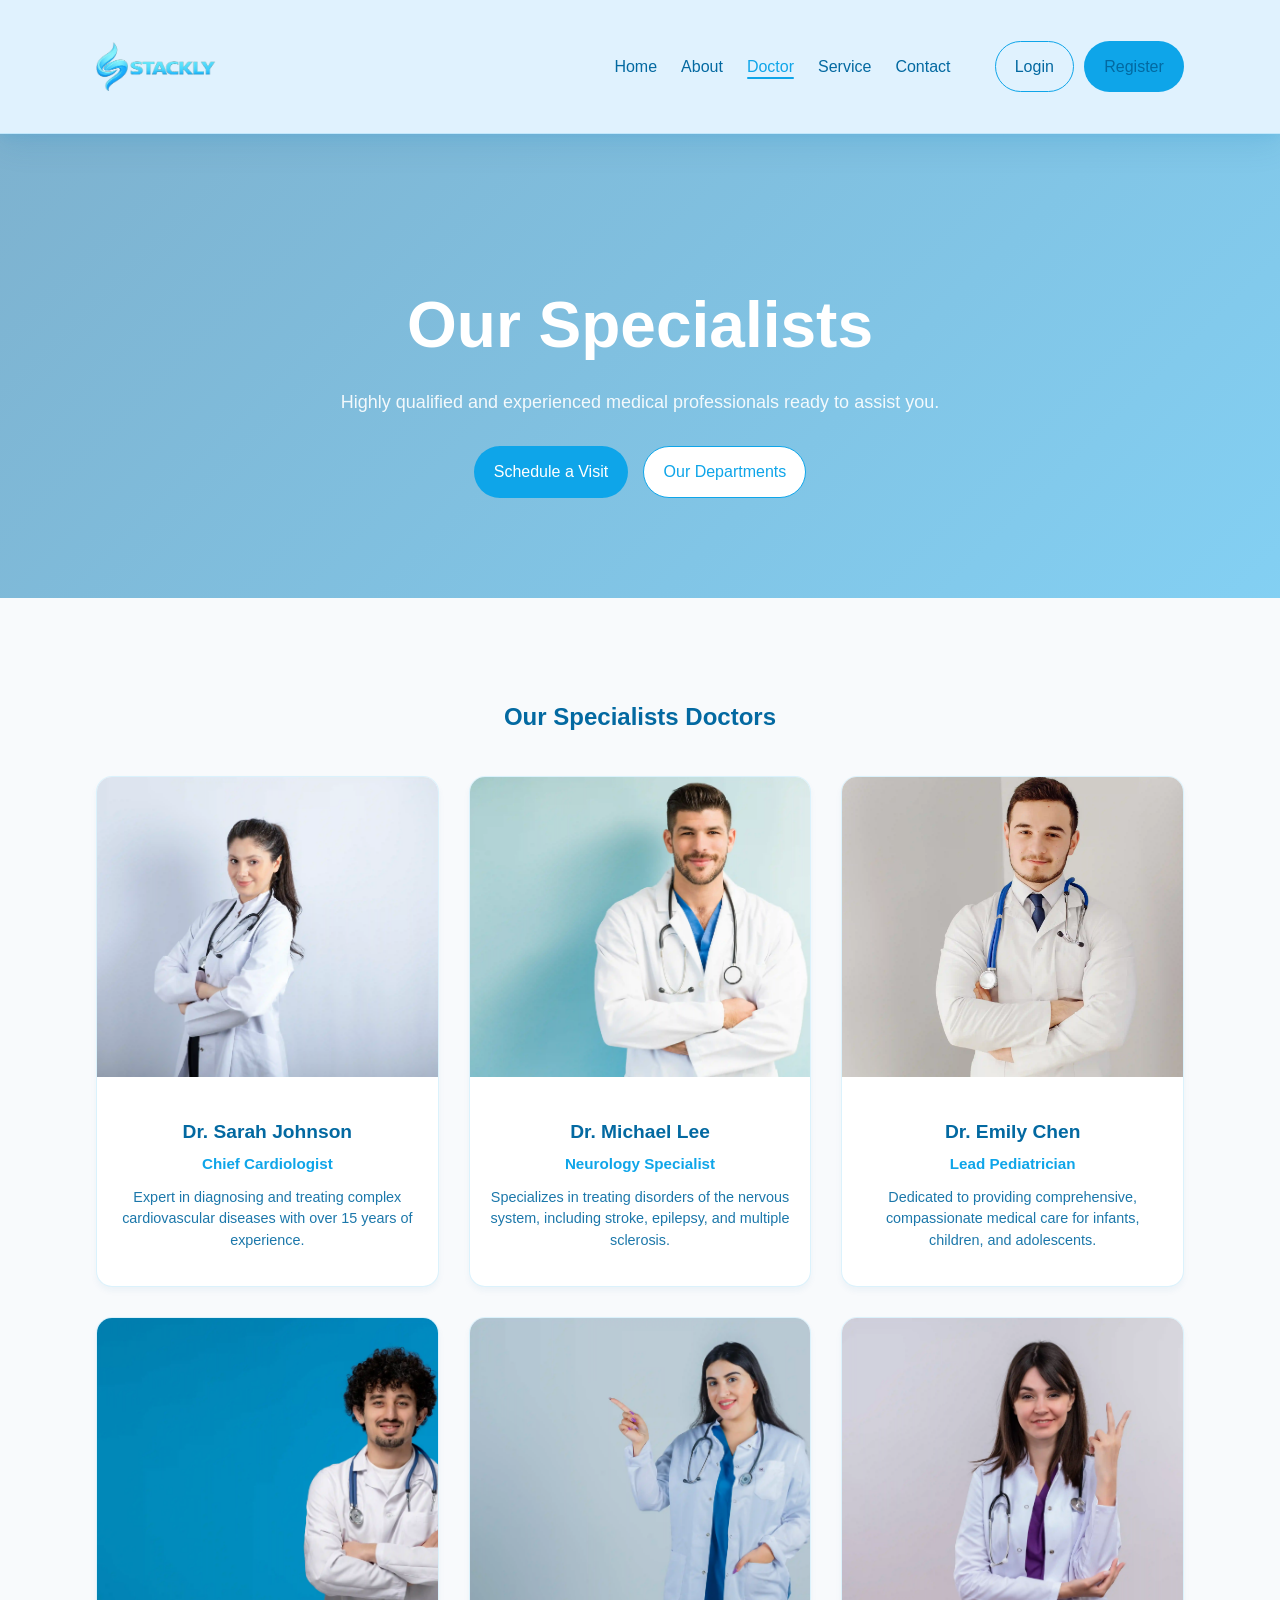
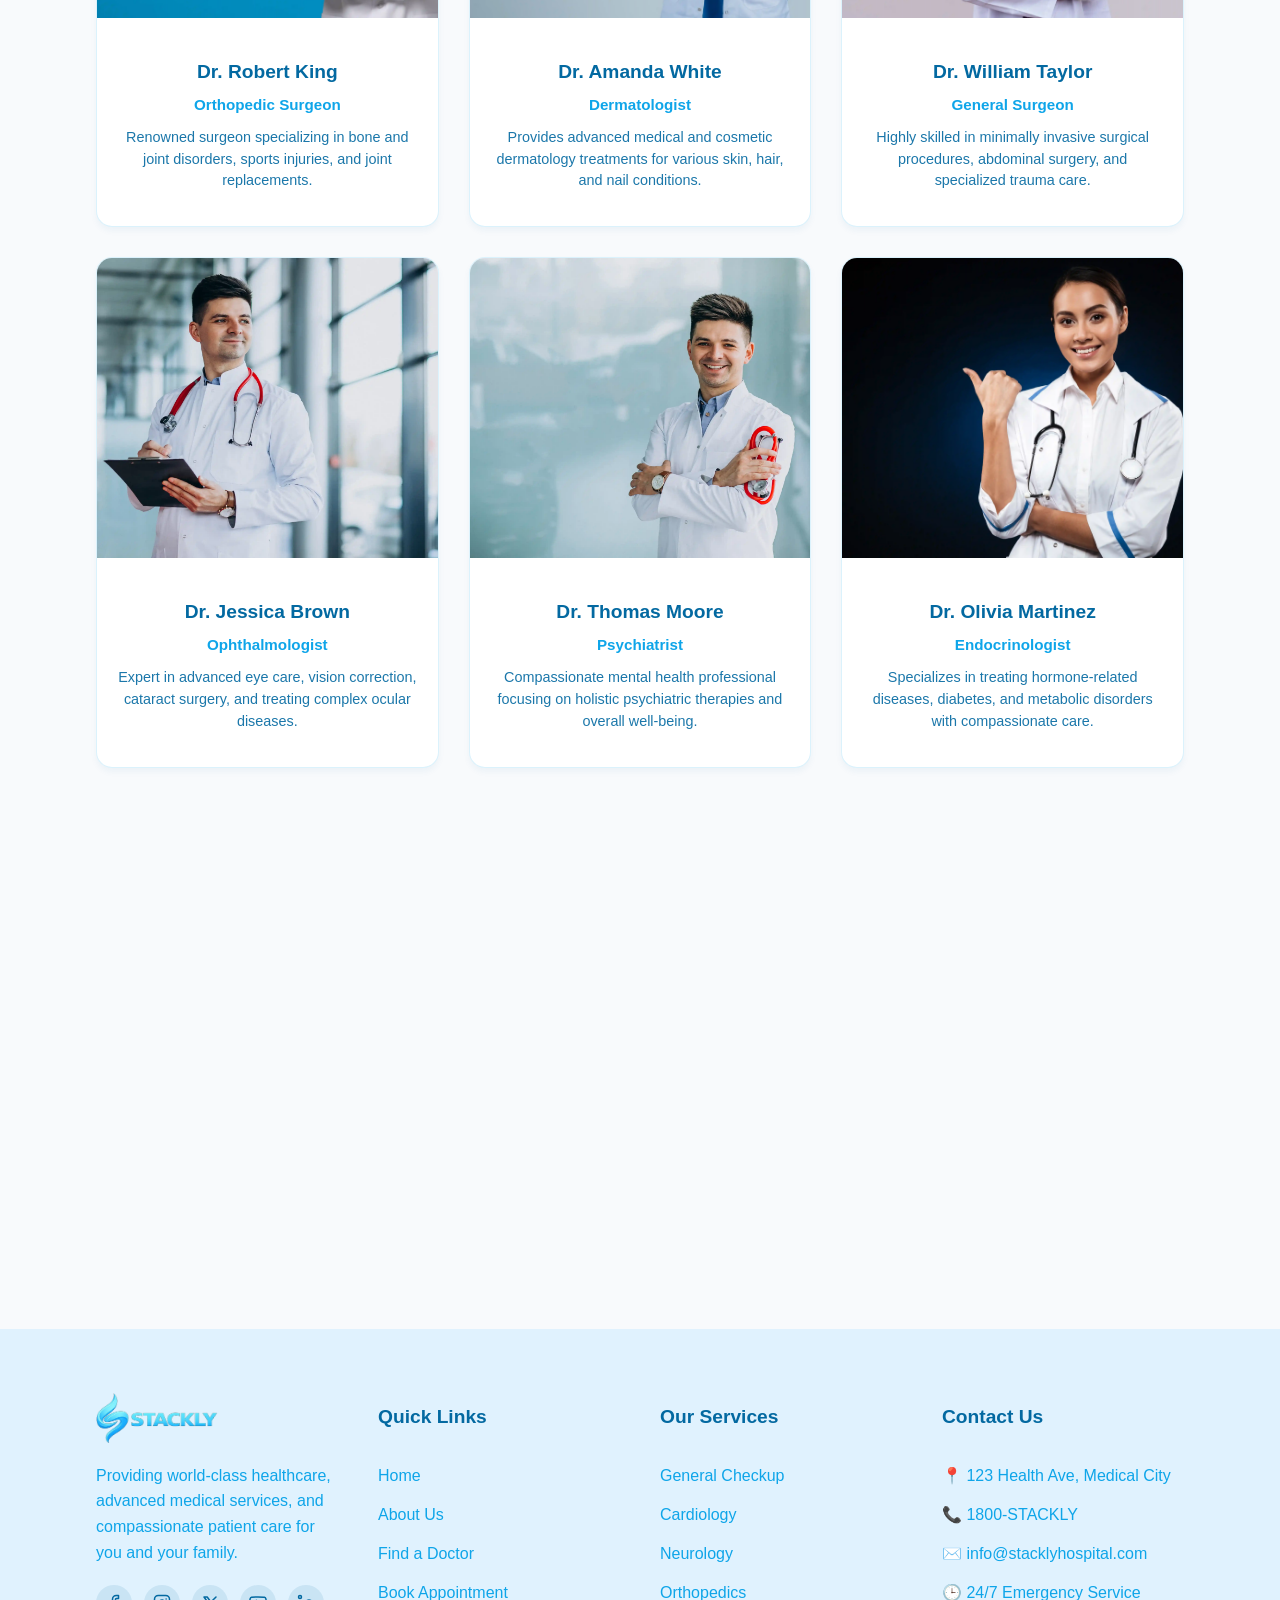
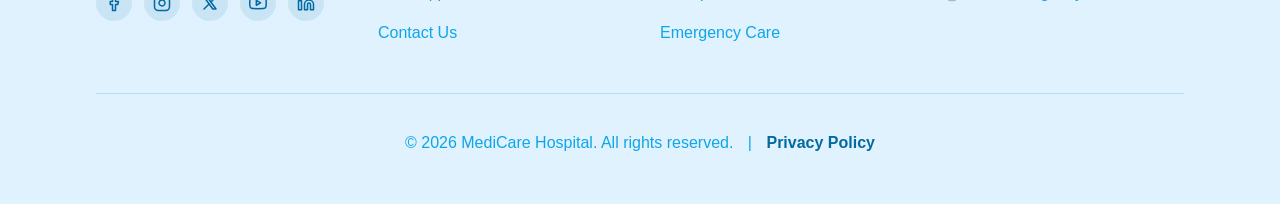
<file: doctors.html>
<!DOCTYPE html>
<html lang="en">
<head>
    <meta charset="UTF-8">
    <meta name="viewport" content="width=device-width, initial-scale=1.0">
    <title>Doctors - Hospital & Medical Center</title>
    <link rel="icon" href="images/logo/logo.webp" type="image/webp">
    <link rel="stylesheet" href="css/style.css">
</head>
<body>

    <!-- Loading Screen -->
    <div class="loader" id="loader">
        <div class="loader-content">
            <div class="spinner"></div>
            <h2 style="color: var(--primary); margin-top: 15px;">Stackly</h2>
        </div>
    </div>

    <!-- Header Section -->
    <header class="header" style="background-color: #e0f2fe;">
        <div class="container nav-container">
            <div style="display: flex; align-items: center; gap: 10px;">
                <button onclick="history.back()" class="mobile-back-btn" aria-label="Go Back">
                    <svg width="24" height="24" viewBox="0 0 24 24" fill="none" stroke="currentColor" stroke-width="2" stroke-linecap="round" stroke-linejoin="round"><line x1="19" y1="12" x2="5" y2="12"></line><polyline points="12 19 5 12 12 5"></polyline></svg>
                </button>
                <a href="index.html" class="logo" aria-label="Stackly home">
                    <img src="images/logo/logo.webp" alt="Stackly Logo" class="logo-img" />
                </a>
            </div>
            <button class="mobile-menu-btn" aria-label="Toggle navigation">
                <span></span>
                <span></span>
                <span></span>
            </button>
            <nav class="main-nav">
                <ul>
                    <li><a href="index.html">Home</a></li>
                    <li><a href="about.html">About</a></li>
                    <li><a href="doctors.html" class="active">Doctor</a></li>
                    <li><a href="services.html">Service</a></li>
                    <li><a href="contact.html">Contact</a></li>
                </ul>
                <div class="auth-buttons" style="display: flex; gap: 10px; margin-left: 20px;">
                    <a href="page/Login.html" class="btn btn-outline">Login</a>
                    <a href="page/Register.html" class="btn btn-primary">Register</a>
                </div>
            </nav>
        </div>
    </header>

    <!-- Main Content -->
    <main>
        <!-- Hero Section -->
        <section class="hero fade-in-section">
            <video class="hero-video" autoplay loop muted playsinline>
                <source src="assets/videos/wavebreak.mp4" type="video/mp4">
            </video>
            <div class="container hero-content">
                <h1>Our Specialists</h1>
                <p>Highly qualified and experienced medical professionals ready to assist you.</p>
            <div class="hero-actions" style="margin-top: 30px; display: flex; gap: 15px; justify-content: center;">
                    <a href="appointment.html" class="btn btn-primary">Schedule a Visit</a>
                    <a href="departments.html" class="btn btn-outline" style="background: white;">Our Departments</a>
                </div>
            </div>
        </section>

        <!-- Doctors Grid Section -->
        <section class="team section-padding fade-in-section">
            <div class="container">
                <h1 style="text-align: center; margin-bottom: 40px; color: var(--primary-dark);">Our Specialists Doctors</h1>
                <div class="grid team-grid">
                    <div class="team-card">
                        <img src="images/doctors/doctor-1.webp" alt="Dr. Sarah Johnson">
                        <div class="team-info">
                            <h3>Dr. Sarah Johnson</h3>
                            <p class="specialty">Chief Cardiologist</p>
                            <p style="color: var(--text); font-size: 0.9rem; margin-top: 10px; line-height: 1.5; opacity: 0.9;">Expert in diagnosing and treating complex cardiovascular diseases with over 15 years of experience.</p>
                        </div>
                    </div>
                    <div class="team-card">
                        <img src="images/doctors/doctor-2.webp" alt="Dr. Michael Lee">
                        <div class="team-info">
                            <h3>Dr. Michael Lee</h3>
                            <p class="specialty">Neurology Specialist</p>
                            <p style="color: var(--text); font-size: 0.9rem; margin-top: 10px; line-height: 1.5; opacity: 0.9;">Specializes in treating disorders of the nervous system, including stroke, epilepsy, and multiple sclerosis.</p>
                        </div>
                    </div>
                    <div class="team-card">
                        <img src="images/doctors/doctor-3.webp" alt="Dr. Emily Chen">
                        <div class="team-info">
                            <h3>Dr. Emily Chen</h3>
                            <p class="specialty">Lead Pediatrician</p>
                            <p style="color: var(--text); font-size: 0.9rem; margin-top: 10px; line-height: 1.5; opacity: 0.9;">Dedicated to providing comprehensive, compassionate medical care for infants, children, and adolescents.</p>
                        </div>
                    </div>
                    <div class="team-card">
                        <img src="images/doctors/doctor-4.webp" alt="Dr. Robert King">
                        <div class="team-info">
                            <h3>Dr. Robert King</h3>
                            <p class="specialty">Orthopedic Surgeon</p>
                            <p style="color: var(--text); font-size: 0.9rem; margin-top: 10px; line-height: 1.5; opacity: 0.9;">Renowned surgeon specializing in bone and joint disorders, sports injuries, and joint replacements.</p>
                        </div>
                    </div>
                    <div class="team-card">
                        <img src="images/doctors/doctor-5.webp" alt="Dr. Amanda White">
                        <div class="team-info">
                            <h3>Dr. Amanda White</h3>
                            <p class="specialty">Dermatologist</p>
                            <p style="color: var(--text); font-size: 0.9rem; margin-top: 10px; line-height: 1.5; opacity: 0.9;">Provides advanced medical and cosmetic dermatology treatments for various skin, hair, and nail conditions.</p>
                        </div>
                    </div>
                    <div class="team-card">
                        <img src="images/doctors/doctor-6.webp" alt="Dr. William Taylor">
                        <div class="team-info">
                            <h3>Dr. William Taylor</h3>
                            <p class="specialty">General Surgeon</p>
                            <p style="color: var(--text); font-size: 0.9rem; margin-top: 10px; line-height: 1.5; opacity: 0.9;">Highly skilled in minimally invasive surgical procedures, abdominal surgery, and specialized trauma care.</p>
                        </div>
                    </div>
                    <div class="team-card">
                        <img src="images/doctors/doctor-7.webp" alt="Dr. Jessica Brown">
                        <div class="team-info">
                            <h3>Dr. Jessica Brown</h3>
                            <p class="specialty">Ophthalmologist</p>
                            <p style="color: var(--text); font-size: 0.9rem; margin-top: 10px; line-height: 1.5; opacity: 0.9;">Expert in advanced eye care, vision correction, cataract surgery, and treating complex ocular diseases.</p>
                        </div>
                    </div>
                    <div class="team-card">
                        <img src="images/doctors/doctor-8.webp" alt="Dr. Thomas Moore">
                        <div class="team-info">
                            <h3>Dr. Thomas Moore</h3>
                            <p class="specialty">Psychiatrist</p>
                            <p style="color: var(--text); font-size: 0.9rem; margin-top: 10px; line-height: 1.5; opacity: 0.9;">Compassionate mental health professional focusing on holistic psychiatric therapies and overall well-being.</p>
                        </div>
                    </div>
                    <div class="team-card">
                        <img src="images/doctors/doctor-9.webp" alt="Dr. Olivia Martinez">
                        <div class="team-info">
                            <h3>Dr. Olivia Martinez</h3>
                            <p class="specialty">Endocrinologist</p>
                            <p style="color: var(--text); font-size: 0.9rem; margin-top: 10px; line-height: 1.5; opacity: 0.9;">Specializes in treating hormone-related diseases, diabetes, and metabolic disorders with compassionate care.</p>
                        </div>
                    </div>
                </div>
            </div>
        </section>
        <!-- Call To Action Section -->
        <section class="cta-section section-padding fade-in-section">
            <div class="container">
                <h2 style="font-size: clamp(2rem, 4vw, 2.5rem); margin-bottom: 20px;">Your Health Is Our Priority</h2>
                <p style="font-size: 1.1rem; max-width: 600px; margin: 0 auto 30px; opacity: 0.9;">Don't wait. Schedule your comprehensive health check-up today and take control of your well-being.</p>
                <div style="display: flex; justify-content: center; gap: 15px; flex-wrap: wrap;">
                    <a href="appointment.html" class="btn btn-cta-primary">Book a Health Check-Up</a>
                    <a href="404.html" class="btn btn-cta-outline">Call: 1800-STACKLY</a>
                </div>
            </div>
        </section>
    </main>

     <!-- Footer Section -->
    <footer class="footer" style="background-color: #e0f2fe;">
        <div class="container">
            <div class="footer-container">
                <!-- About Column -->
                <div class="footer-col">
                    <a href="index.html" class="logo">
                        <img src="images/logo/logo.webp" alt="Stackly Logo" class="logo-img" />
                    </a>
                    <p>Providing world-class healthcare, advanced medical services, and compassionate patient care for you and your family.</p>
                 <div style="display: flex; gap: 12px; margin-top: 20px;">
                        <a href="404.html" title="Facebook" style="display: flex; align-items: center; justify-content: center; width: 36px; height: 36px; border-radius: 50%; background-color: rgba(3, 105, 161, 0.1); color: var(--primary-dark); font-weight: bold; text-decoration: none;">
                            <svg xmlns="http://www.w3.org/2000/svg" width="18" height="18" viewBox="0 0 24 24" fill="none" stroke="currentColor" stroke-width="2" stroke-linecap="round" stroke-linejoin="round"><path d="M18 2h-3a5 5 0 0 0-5 5v3H7v4h3v8h4v-8h3l1-4h-4V7a1 1 0 0 1 1-1h3z"></path></svg>
                        </a>
                        <a href="404.html" title="Instagram" style="display: flex; align-items: center; justify-content: center; width: 36px; height: 36px; border-radius: 50%; background-color: rgba(3, 105, 161, 0.1); color: var(--primary-dark); font-weight: bold; text-decoration: none;">
                            <svg xmlns="http://www.w3.org/2000/svg" width="18" height="18" viewBox="0 0 24 24" fill="none" stroke="currentColor" stroke-width="2" stroke-linecap="round" stroke-linejoin="round"><rect x="2" y="2" width="20" height="20" rx="5" ry="5"></rect><path d="M16 11.37A4 4 0 1 1 12.63 8 4 4 0 0 1 16 11.37z"></path><line x1="17.5" y1="6.5" x2="17.51" y2="6.5"></line></svg>
                        </a>
                        <a href="404.html" title="X" style="display: flex; align-items: center; justify-content: center; width: 36px; height: 36px; border-radius: 50%; background-color: rgba(3, 105, 161, 0.1); color: var(--primary-dark); font-weight: bold; text-decoration: none;">
                            <svg xmlns="http://www.w3.org/2000/svg" width="18" height="18" viewBox="0 0 24 24" fill="none" stroke="currentColor" stroke-width="2" stroke-linecap="round" stroke-linejoin="round"><path d="M4 4l11.733 16h4.267l-11.733 -16z"></path><path d="M4 20l6.768 -6.768m2.46 -2.46l6.772 -6.772"></path></svg>
                        </a>
                        <a href="404.html" title="YouTube" style="display: flex; align-items: center; justify-content: center; width: 36px; height: 36px; border-radius: 50%; background-color: rgba(3, 105, 161, 0.1); color: var(--primary-dark); font-weight: bold; text-decoration: none;">
                            <svg xmlns="http://www.w3.org/2000/svg" width="18" height="18" viewBox="0 0 24 24" fill="none" stroke="currentColor" stroke-width="2" stroke-linecap="round" stroke-linejoin="round"><path d="M22.54 6.42a2.78 2.78 0 0 0-1.94-2C18.88 4 12 4 12 4s-6.88 0-8.6.46a2.78 2.78 0 0 0-1.94 2A29 29 0 0 0 1 11.75a29 29 0 0 0 .46 5.33 2.78 2.78 0 0 0 1.94 2c1.72.46 8.6.46 8.6.46s6.88 0 8.6-.46a2.78 2.78 0 0 0 1.94-2 29 29 0 0 0 .46-5.33 29 29 0 0 0-.46-5.33z"></path><polygon points="9.75 15.02 15.5 11.75 9.75 8.48 9.75 15.02"></polygon></svg>
                        </a>
                        <a href="404.html" title="LinkedIn" style="display: flex; align-items: center; justify-content: center; width: 36px; height: 36px; border-radius: 50%; background-color: rgba(3, 105, 161, 0.1); color: var(--primary-dark); font-weight: bold; text-decoration: none;">
                            <svg xmlns="http://www.w3.org/2000/svg" width="18" height="18" viewBox="0 0 24 24" fill="none" stroke="currentColor" stroke-width="2" stroke-linecap="round" stroke-linejoin="round"><path d="M16 8a6 6 0 0 1 6 6v7h-4v-7a2 2 0 0 0-2-2 2 2 0 0 0-2 2v7h-4v-7a6 6 0 0 1 6-6z"></path><rect x="2" y="9" width="4" height="12"></rect><circle cx="4" cy="4" r="2"></circle></svg>
                        </a>
                    </div>
                </div>
                
                <!-- Quick Links Column -->
                <div class="footer-col">
                    <h3>Quick Links</h3>
                    <ul>
                        <li><a href="index.html">Home</a></li>
                        <li><a href="about.html">About Us</a></li>
                        <li><a href="doctors.html">Find a Doctor</a></li>
                        <li><a href="appointment.html">Book Appointment</a></li>
                        <li><a href="contact.html">Contact Us</a></li>
                    </ul>
                </div>

                <!-- Services Column -->
                <div class="footer-col">
                    <h3>Our Services</h3>
                    <ul>
                        <li><a href="services.html">General Checkup</a></li>
                        <li><a href="services.html">Cardiology</a></li>
                        <li><a href="services.html">Neurology</a></li>
                        <li><a href="services.html">Orthopedics</a></li>
                        <li><a href="services.html">Emergency Care</a></li>
                    </ul>
                </div>

                <!-- Contact Column -->
                <div class="footer-col">
                    <h3>Contact Us</h3>
                    <ul>
                        <li>📍 123 Health Ave, Medical City</li>
                        <li>📞 1800-STACKLY</li>
                        <li>✉️ info@stacklyhospital.com</li>
                        <li>🕒 24/7 Emergency Service</li>
                    </ul>
                </div>
            </div>
            
            <div class="footer-bottom" style="text-align: center; border-top: 1px solid rgba(14, 165, 233, 0.25); padding-top: 20px;">
                <p>&copy; 2026 MediCare Hospital. All rights reserved. <span style="margin: 0 10px;">|</span> <a href="404.html" style="color: var(--primary-dark); text-decoration: none; font-weight: 600;">Privacy Policy</a></p>
            </div>
        </div>
    </footer>

    <!-- Back to Top Button -->
    <button id="backToTop" class="back-to-top" aria-label="Back to top">
        <svg width="24" height="24" viewBox="0 0 24 24" fill="none" stroke="currentColor" stroke-width="2" stroke-linecap="round" stroke-linejoin="round"><line x1="12" y1="19" x2="12" y2="5"></line><polyline points="5 12 12 5 19 12"></polyline></svg>
    </button>

    <script src="js/main.js"></script>
</body>
</html>
</file>
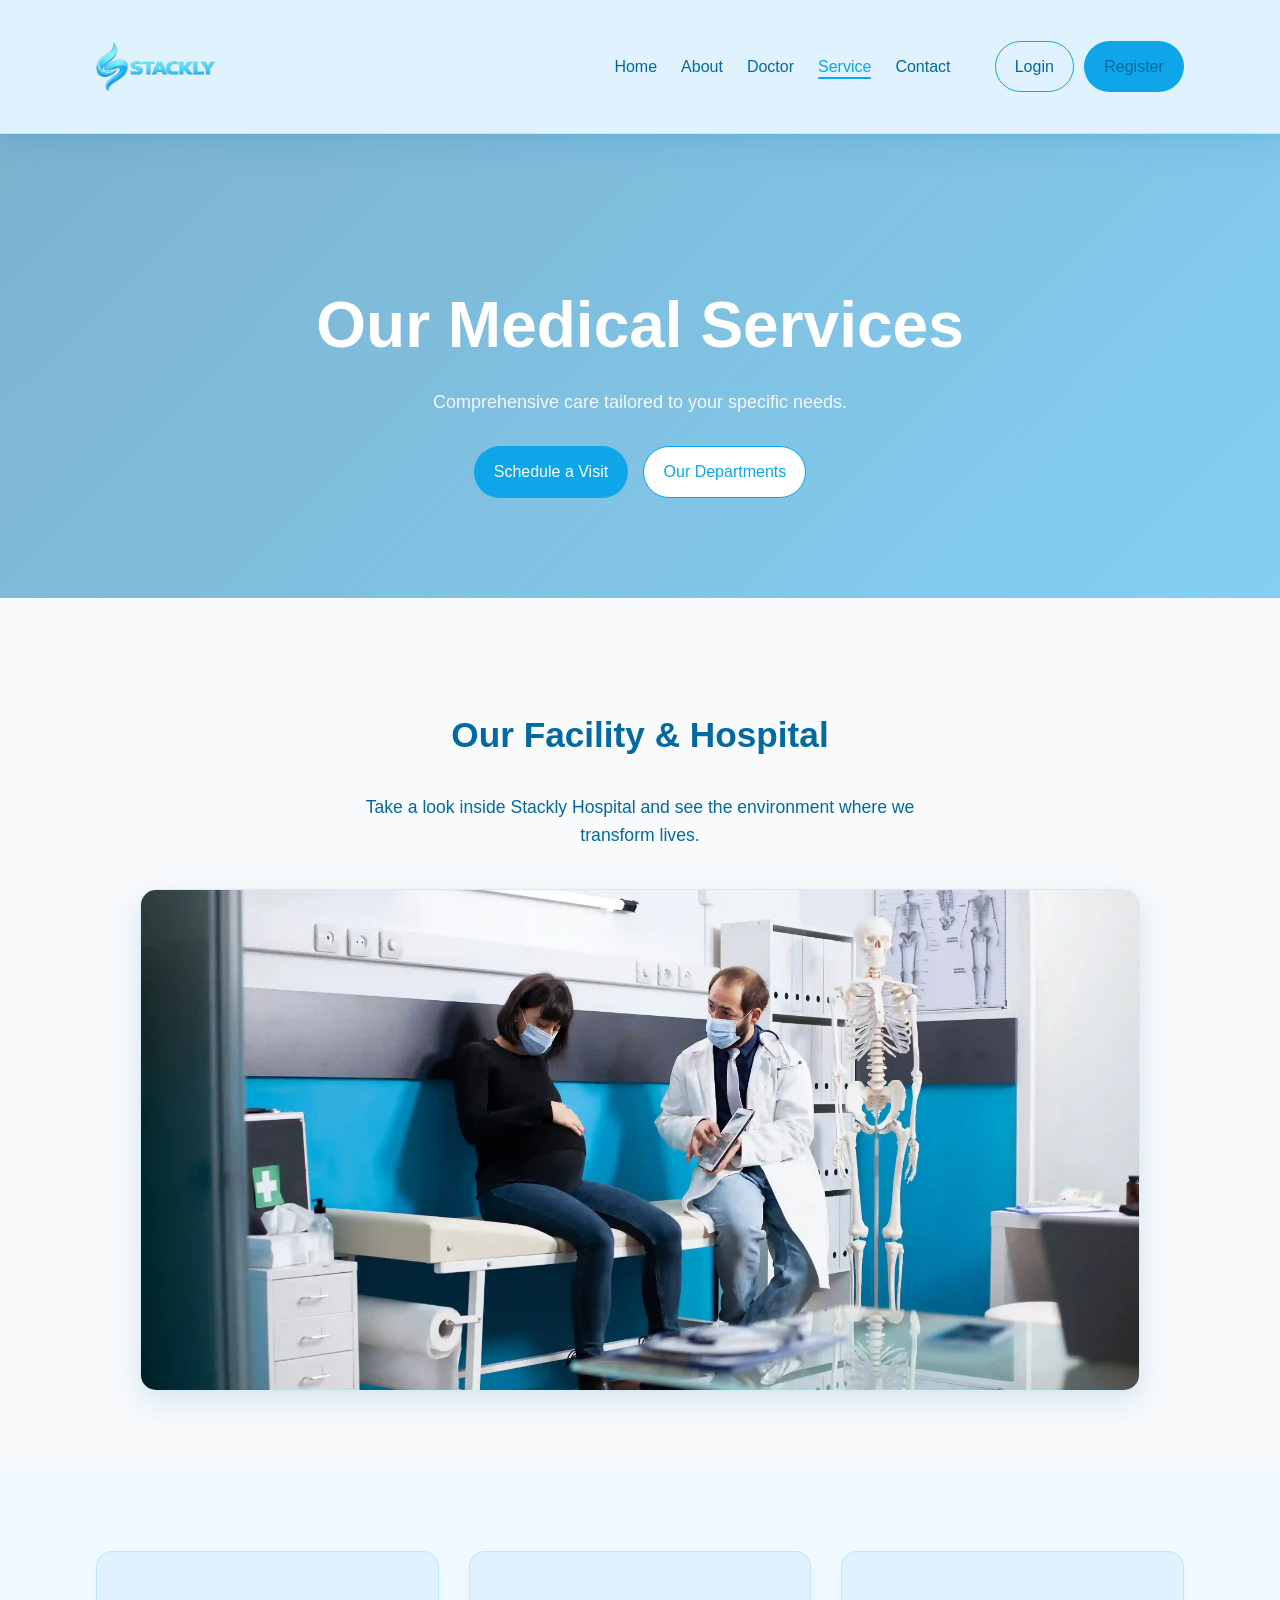
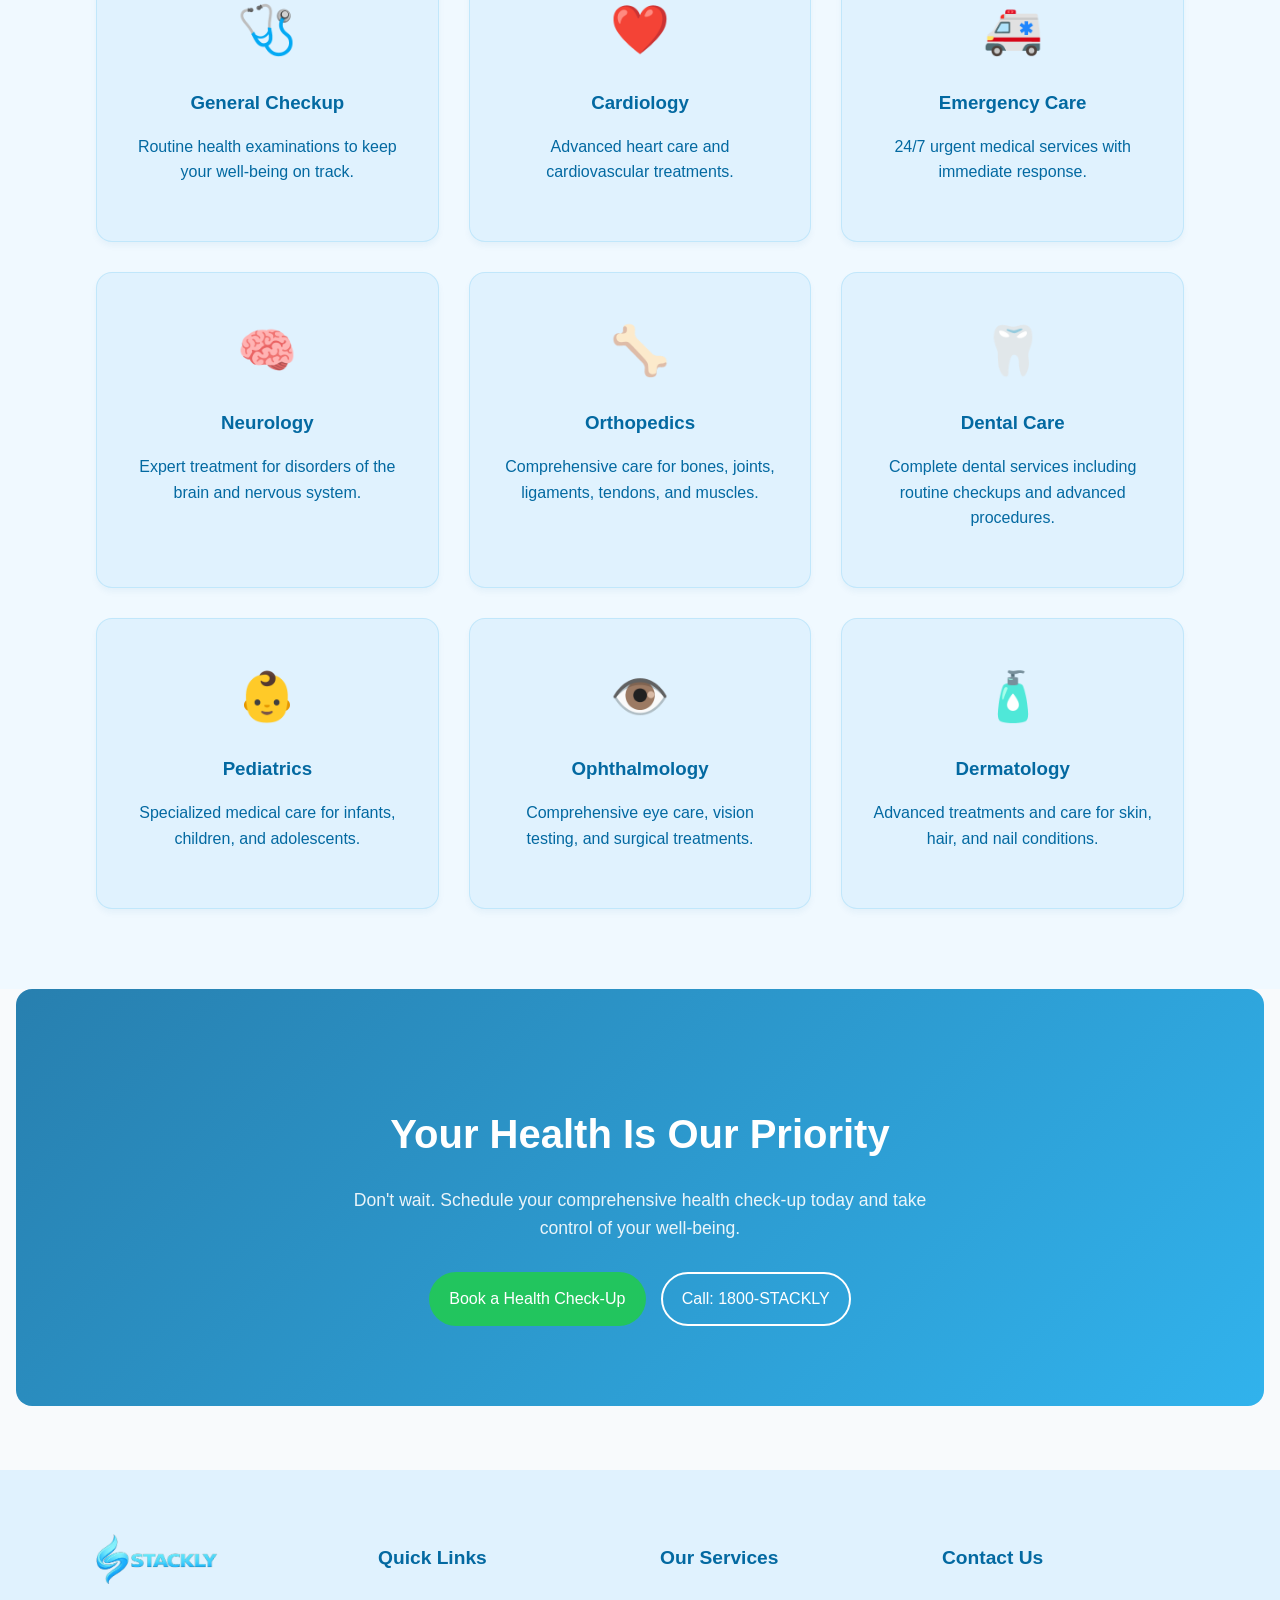
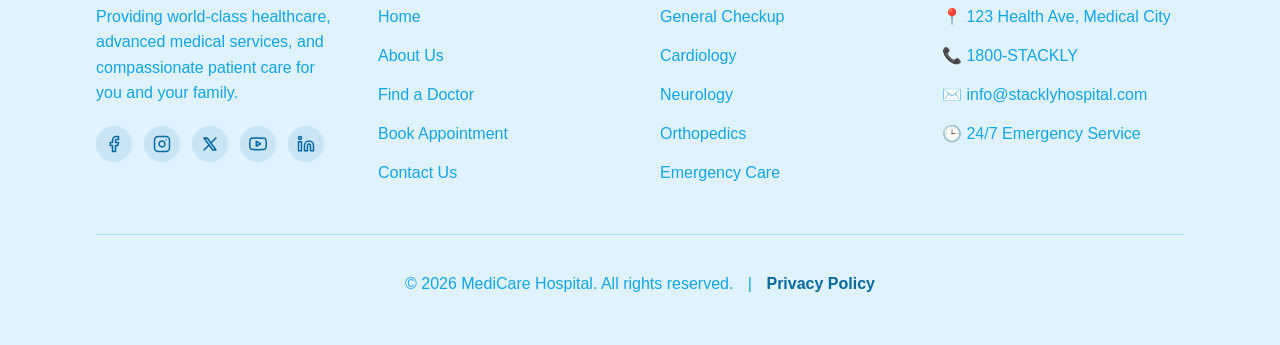
<file: services.html>
<!DOCTYPE html>
<html lang="en">
<head>
    <meta charset="UTF-8">
    <meta name="viewport" content="width=device-width, initial-scale=1.0">
    <title>Services - Hospital & Medical Center</title>
    <link rel="icon" href="images/logo/logo.webp" type="image/webp">
    <link rel="stylesheet" href="css/style.css">
</head>
<body>

    <!-- Loading Screen -->
    <div class="loader" id="loader">
        <div class="loader-content">
            <div class="spinner"></div>
            <h2 style="color: var(--primary); margin-top: 15px;">Stackly</h2>
        </div>
    </div>

    <!-- Header Section -->
    <header class="header" style="background-color: #e0f2fe;">
        <div class="container nav-container">
            <div style="display: flex; align-items: center; gap: 10px;">
                <button onclick="history.back()" class="mobile-back-btn" aria-label="Go Back">
                    <svg width="24" height="24" viewBox="0 0 24 24" fill="none" stroke="currentColor" stroke-width="2" stroke-linecap="round" stroke-linejoin="round"><line x1="19" y1="12" x2="5" y2="12"></line><polyline points="12 19 5 12 12 5"></polyline></svg>
                </button>
                <a href="index.html" class="logo" aria-label="Stackly home">
                    <img src="images/logo/logo.webp" alt="Stackly Logo" class="logo-img" />
                </a>
            </div>
            <button class="mobile-menu-btn" aria-label="Toggle navigation">
                <span></span>
                <span></span>
                <span></span>
            </button>
            <nav class="main-nav">
                <ul>
                    <li><a href="index.html">Home</a></li>
                    <li><a href="about.html">About</a></li>
                    <li><a href="doctors.html">Doctor</a></li>
                    <li><a href="services.html" class="active">Service</a></li>
                    <li><a href="contact.html">Contact</a></li>
                </ul>
                <div class="auth-buttons" style="display: flex; gap: 10px; margin-left: 20px;">
                    <a href="page/Login.html" class="btn btn-outline">Login</a>
                    <a href="page/Register.html" class="btn btn-primary">Register</a>
                </div>
            </nav>
        </div>
    </header>

    <!-- Main Content -->
    <main>
        <!-- Hero Section -->
        <section class="hero fade-in-section">
            <video class="hero-video" autoplay loop muted playsinline>
                <source src="assets/videos/wavebreak.mp4" type="video/mp4">
            </video>
            <div class="container hero-content">
                <h1>Our Medical Services</h1>
                <p>Comprehensive care tailored to your specific needs.</p>
            <div class="hero-actions" style="margin-top: 30px; display: flex; gap: 15px; justify-content: center;">
                    <a href="appointment.html" class="btn btn-primary">Schedule a Visit</a>
                    <a href="departments.html" class="btn btn-outline" style="background: white;">Our Departments</a>
                </div>
            </div>
        </section>

        <!-- Image Gallery Section -->
        <section class="gallery section-padding fade-in-section">
            <div class="container">
                <div class="section-header" style="text-align: center; margin-bottom: 40px;">
                    <h2 style="font-size: 2.2rem; color: var(--primary-dark);">Our Facility & Hospital</h2>
                    <p style="color: var(--text); font-size: 1.1rem; max-width: 600px; margin: 0 auto;">Take a look inside Stackly Hospital and see the environment where we transform lives.</p>
                </div>
                
                <div class="gallery-slider">
                    <div class="gallery-slides">
                        <img src="images/gallery/doctor-shows-results.webp" alt="Gallery Image 1">
                        <img src="images/gallery/doctor-with-face-mask.webp" alt="Gallery Image 2">
                        <img src="images/gallery/indian-patient.webp" alt="Gallery Image 3">
                        <img src="images/gallery/receptionist-working.webp" alt="Gallery Image 4">
                        <img src="images/gallery/senior-man.webp" alt="Gallery Image 5">
                    </div>
                </div>
            </div>
        </section>

        <!-- Medical Services Section -->
        <section class="services section-padding fade-in-section" style="background-color: #f0f9ff;">
            <div class="container">
                <div class="grid services-grid">
                    <div class="service-card" style="background-color: #e0f2fe;">
                        <div class="icon-wrapper" style="font-size: 3rem; margin-bottom: 15px;">🩺</div>
                        <h3 style="color: var(--primary-dark); margin-bottom: 10px;">General Checkup</h3>
                        <p>Routine health examinations to keep your well-being on track.</p>
                    </div>
                    <div class="service-card" style="background-color: #e0f2fe;">
                        <div class="icon-wrapper" style="font-size: 3rem; margin-bottom: 15px;">❤️</div>
                        <h3 style="color: var(--primary-dark); margin-bottom: 10px;">Cardiology</h3>
                        <p>Advanced heart care and cardiovascular treatments.</p>
                    </div>
                    <div class="service-card" style="background-color: #e0f2fe;">
                        <div class="icon-wrapper" style="font-size: 3rem; margin-bottom: 15px;">🚑</div>
                        <h3 style="color: var(--primary-dark); margin-bottom: 10px;">Emergency Care</h3>
                        <p>24/7 urgent medical services with immediate response.</p>
                    </div>
                    <div class="service-card" style="background-color: #e0f2fe;">
                        <div class="icon-wrapper" style="font-size: 3rem; margin-bottom: 15px;">🧠</div>
                        <h3 style="color: var(--primary-dark); margin-bottom: 10px;">Neurology</h3>
                        <p>Expert treatment for disorders of the brain and nervous system.</p>
                    </div>
                    <div class="service-card" style="background-color: #e0f2fe;">
                        <div class="icon-wrapper" style="font-size: 3rem; margin-bottom: 15px;">🦴</div>
                        <h3 style="color: var(--primary-dark); margin-bottom: 10px;">Orthopedics</h3>
                        <p>Comprehensive care for bones, joints, ligaments, tendons, and muscles.</p>
                    </div>
                    <div class="service-card" style="background-color: #e0f2fe;">
                        <div class="icon-wrapper" style="font-size: 3rem; margin-bottom: 15px;">🦷</div>
                        <h3 style="color: var(--primary-dark); margin-bottom: 10px;">Dental Care</h3>
                        <p>Complete dental services including routine checkups and advanced procedures.</p>
                    </div>
                    <div class="service-card" style="background-color: #e0f2fe;">
                        <div class="icon-wrapper" style="font-size: 3rem; margin-bottom: 15px;">👶</div>
                        <h3 style="color: var(--primary-dark); margin-bottom: 10px;">Pediatrics</h3>
                        <p>Specialized medical care for infants, children, and adolescents.</p>
                    </div>
                    <div class="service-card" style="background-color: #e0f2fe;">
                        <div class="icon-wrapper" style="font-size: 3rem; margin-bottom: 15px;">👁️</div>
                        <h3 style="color: var(--primary-dark); margin-bottom: 10px;">Ophthalmology</h3>
                        <p>Comprehensive eye care, vision testing, and surgical treatments.</p>
                    </div>
                    <div class="service-card" style="background-color: #e0f2fe;">
                        <div class="icon-wrapper" style="font-size: 3rem; margin-bottom: 15px;">🧴</div>
                        <h3 style="color: var(--primary-dark); margin-bottom: 10px;">Dermatology</h3>
                        <p>Advanced treatments and care for skin, hair, and nail conditions.</p>
                    </div>
                </div>
            </div>
        </section>

        <!-- Call To Action Section -->
        <section class="cta-section section-padding fade-in-section">
            <div class="container">
                <h2 style="font-size: clamp(2rem, 4vw, 2.5rem); margin-bottom: 20px;">Your Health Is Our Priority</h2>
                <p style="font-size: 1.1rem; max-width: 600px; margin: 0 auto 30px; opacity: 0.9;">Don't wait. Schedule your comprehensive health check-up today and take control of your well-being.</p>
                <div style="display: flex; justify-content: center; gap: 15px; flex-wrap: wrap;">
                    <a href="appointment.html" class="btn btn-cta-primary">Book a Health Check-Up</a>
                    <a href="404.html" class="btn btn-cta-outline">Call: 1800-STACKLY</a>
                </div>
            </div>
        </section>
    </main>

    <!-- Footer Section -->
    <footer class="footer" style="background-color: #e0f2fe;">
        <div class="container">
            <div class="footer-container">
                <!-- About Column -->
                <div class="footer-col">
                    <a href="index.html" class="logo">
                        <img src="images/logo/logo.webp" alt="Stackly Logo" class="logo-img" />
                    </a>
                <p>Providing world-class healthcare, advanced medical services, and compassionate patient care for you and your family.</p>
             <div style="display: flex; gap: 12px; margin-top: 20px;">
                        <a href="404.html" title="Facebook" style="display: flex; align-items: center; justify-content: center; width: 36px; height: 36px; border-radius: 50%; background-color: rgba(3, 105, 161, 0.1); color: var(--primary-dark); font-weight: bold; text-decoration: none;">
                            <svg xmlns="http://www.w3.org/2000/svg" width="18" height="18" viewBox="0 0 24 24" fill="none" stroke="currentColor" stroke-width="2" stroke-linecap="round" stroke-linejoin="round"><path d="M18 2h-3a5 5 0 0 0-5 5v3H7v4h3v8h4v-8h3l1-4h-4V7a1 1 0 0 1 1-1h3z"></path></svg>
                        </a>
                        <a href="404.html" title="Instagram" style="display: flex; align-items: center; justify-content: center; width: 36px; height: 36px; border-radius: 50%; background-color: rgba(3, 105, 161, 0.1); color: var(--primary-dark); font-weight: bold; text-decoration: none;">
                            <svg xmlns="http://www.w3.org/2000/svg" width="18" height="18" viewBox="0 0 24 24" fill="none" stroke="currentColor" stroke-width="2" stroke-linecap="round" stroke-linejoin="round"><rect x="2" y="2" width="20" height="20" rx="5" ry="5"></rect><path d="M16 11.37A4 4 0 1 1 12.63 8 4 4 0 0 1 16 11.37z"></path><line x1="17.5" y1="6.5" x2="17.51" y2="6.5"></line></svg>
                        </a>
                        <a href="404.html" title="X" style="display: flex; align-items: center; justify-content: center; width: 36px; height: 36px; border-radius: 50%; background-color: rgba(3, 105, 161, 0.1); color: var(--primary-dark); font-weight: bold; text-decoration: none;">
                            <svg xmlns="http://www.w3.org/2000/svg" width="18" height="18" viewBox="0 0 24 24" fill="none" stroke="currentColor" stroke-width="2" stroke-linecap="round" stroke-linejoin="round"><path d="M4 4l11.733 16h4.267l-11.733 -16z"></path><path d="M4 20l6.768 -6.768m2.46 -2.46l6.772 -6.772"></path></svg>
                        </a>
                        <a href="404.html" title="YouTube" style="display: flex; align-items: center; justify-content: center; width: 36px; height: 36px; border-radius: 50%; background-color: rgba(3, 105, 161, 0.1); color: var(--primary-dark); font-weight: bold; text-decoration: none;">
                            <svg xmlns="http://www.w3.org/2000/svg" width="18" height="18" viewBox="0 0 24 24" fill="none" stroke="currentColor" stroke-width="2" stroke-linecap="round" stroke-linejoin="round"><path d="M22.54 6.42a2.78 2.78 0 0 0-1.94-2C18.88 4 12 4 12 4s-6.88 0-8.6.46a2.78 2.78 0 0 0-1.94 2A29 29 0 0 0 1 11.75a29 29 0 0 0 .46 5.33 2.78 2.78 0 0 0 1.94 2c1.72.46 8.6.46 8.6.46s6.88 0 8.6-.46a2.78 2.78 0 0 0 1.94-2 29 29 0 0 0 .46-5.33 29 29 0 0 0-.46-5.33z"></path><polygon points="9.75 15.02 15.5 11.75 9.75 8.48 9.75 15.02"></polygon></svg>
                        </a>
                        <a href="404.html" title="LinkedIn" style="display: flex; align-items: center; justify-content: center; width: 36px; height: 36px; border-radius: 50%; background-color: rgba(3, 105, 161, 0.1); color: var(--primary-dark); font-weight: bold; text-decoration: none;">
                            <svg xmlns="http://www.w3.org/2000/svg" width="18" height="18" viewBox="0 0 24 24" fill="none" stroke="currentColor" stroke-width="2" stroke-linecap="round" stroke-linejoin="round"><path d="M16 8a6 6 0 0 1 6 6v7h-4v-7a2 2 0 0 0-2-2 2 2 0 0 0-2 2v7h-4v-7a6 6 0 0 1 6-6z"></path><rect x="2" y="9" width="4" height="12"></rect><circle cx="4" cy="4" r="2"></circle></svg>
                        </a>
                    </div>    
            </div>
                
                <!-- Quick Links Column -->
                <div class="footer-col">
                    <h3>Quick Links</h3>
                    <ul>
                        <li><a href="index.html">Home</a></li>
                        <li><a href="about.html">About Us</a></li>
                        <li><a href="doctors.html">Find a Doctor</a></li>
                        <li><a href="appointment.html">Book Appointment</a></li>
                        <li><a href="contact.html">Contact Us</a></li>
                    </ul>
                </div>

                <!-- Services Column -->
                <div class="footer-col">
                    <h3>Our Services</h3>
                    <ul>
                        <li><a href="services.html">General Checkup</a></li>
                        <li><a href="services.html">Cardiology</a></li>
                        <li><a href="services.html">Neurology</a></li>
                        <li><a href="services.html">Orthopedics</a></li>
                        <li><a href="services.html">Emergency Care</a></li>
                    </ul>
                </div>

                <!-- Contact Column -->
                <div class="footer-col">
                    <h3>Contact Us</h3>
                    <ul>
                        <li>📍 123 Health Ave, Medical City</li>
                        <li>📞 1800-STACKLY</li>
                        <li>✉️ info@stacklyhospital.com</li>
                        <li>🕒 24/7 Emergency Service</li>
                    </ul>
                </div>
            </div>
            
            <div class="footer-bottom" style="text-align: center; border-top: 1px solid rgba(14, 165, 233, 0.25); padding-top: 20px;">
                <p>&copy; 2026 MediCare Hospital. All rights reserved. <span style="margin: 0 10px;">|</span> <a href="404.html" style="color: var(--primary-dark); text-decoration: none; font-weight: 600;">Privacy Policy</a></p>
            </div>
        </div>
    </footer>

    <!-- Back to Top Button -->
    <button id="backToTop" class="back-to-top" aria-label="Back to top">
        <svg width="24" height="24" viewBox="0 0 24 24" fill="none" stroke="currentColor" stroke-width="2" stroke-linecap="round" stroke-linejoin="round"><line x1="12" y1="19" x2="12" y2="5"></line><polyline points="5 12 12 5 19 12"></polyline></svg>
    </button>

    <script src="js/main.js"></script>
</body>
</html>
</file>
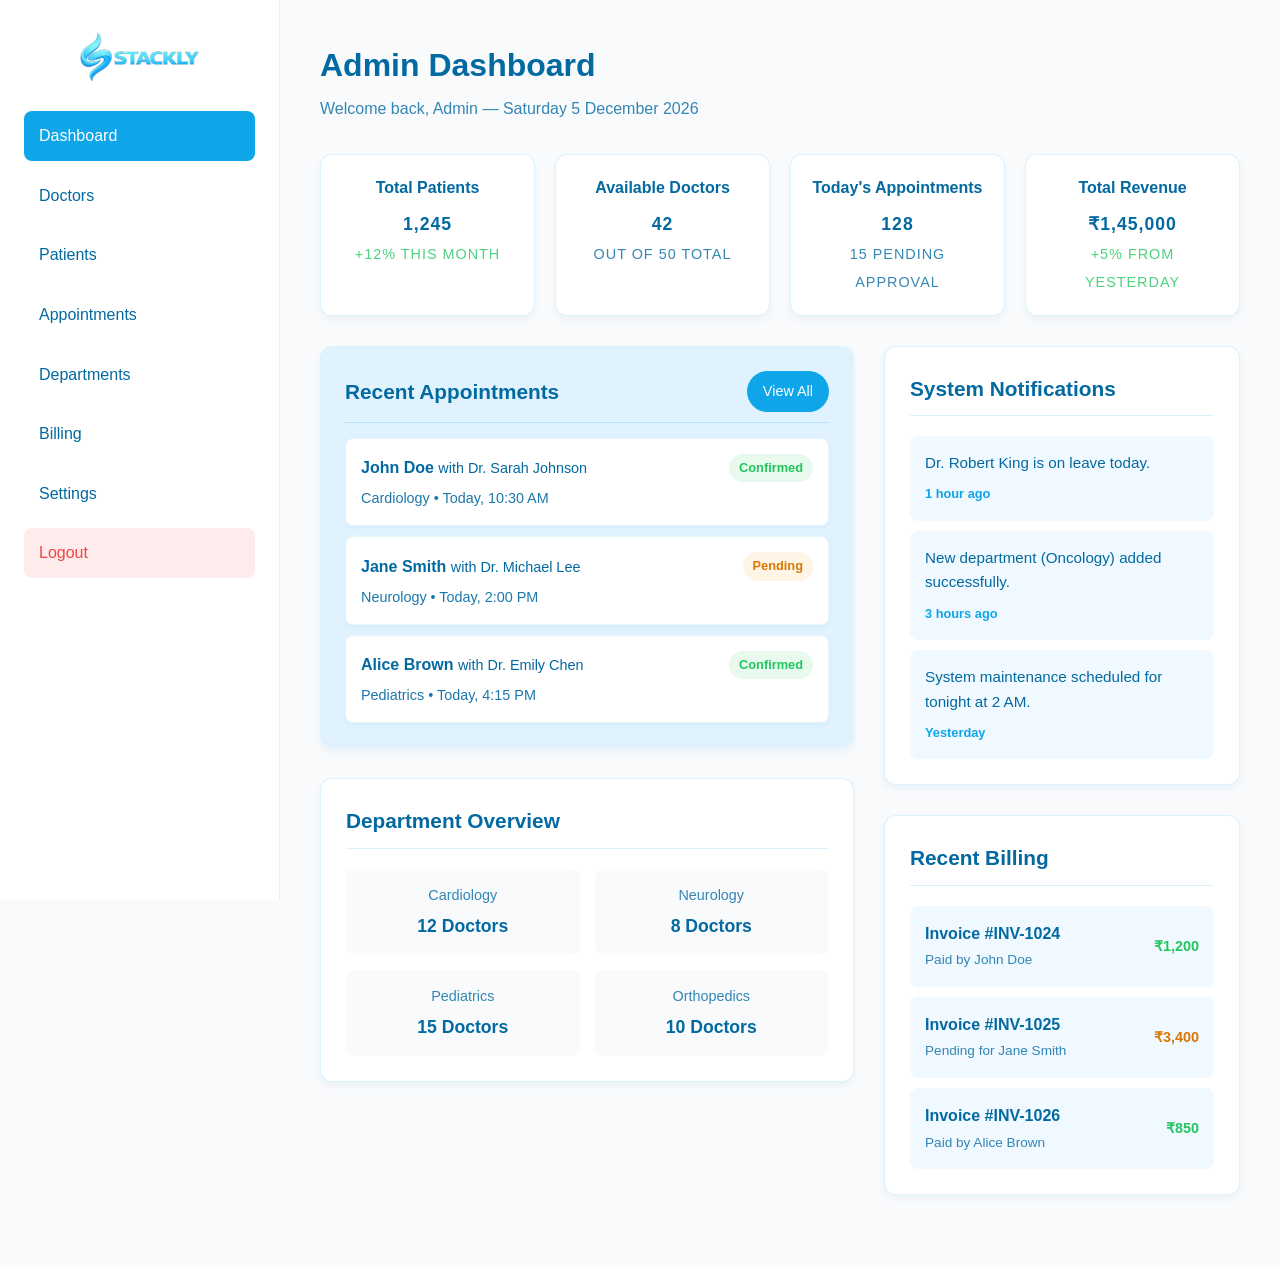
<file: page/admin_Dashboard.html>
<!DOCTYPE html>
<html lang="en">
<head>
    <meta charset="UTF-8">
    <meta name="viewport" content="width=device-width, initial-scale=1.0">
    <title>Admin Dashboard - Hospital & Medical Center</title>
    <link rel="icon" href="../images/logo/logo.webp" type="image/webp">
    <link rel="stylesheet" href="../css/style.css">
    <style>
        body {
            margin: 0;
            background-color: var(--bg);
        }
        .dashboard-container {
            display: flex;
            min-height: 100vh;
            flex-direction: row; /* Navigation on the left, content on the right */
        }
        .sidebar {
            width: 280px;
            background-color: var(--surface);
            border-right: 1px solid var(--border);
            padding: 2rem 1.5rem;
            display: flex;
            flex-direction: column;
            gap: 10px;
            position: sticky;
            top: 0;
            height: 100vh;
            overflow-y: auto;
        }
        .sidebar a {
            display: block;
            padding: 12px 15px;
            color: var(--text);
            border-radius: 8px;
            font-weight: 500;
            transition: all 0.3s ease;
        }
        .sidebar a:hover, .sidebar a.active {
            background-color: var(--primary);
            color: white;
        }
        .sidebar .logout {
            background-color: rgba(239, 68, 68, 0.1);
            color: var(--danger);
        }
        .sidebar .logout:hover {
            background-color: var(--danger);
            color: white;
        }
        .mobile-menu-btn {
            display: none;
            width: 44px;
            height: 44px;
            border: 1px solid rgba(14, 165, 233, 0.35);
            background: transparent;
            border-radius: 0.75rem;
            padding: 0.6rem;
            gap: 0.25rem;
            flex-direction: column;
            justify-content: center;
            align-items: center;
            cursor: pointer;
            z-index: 1001;
        }
        .mobile-menu-btn span {
            display: block;
            width: 100%;
            height: 3px;
            border-radius: 999px;
            background-color: var(--text);
            transition: all 0.3s ease;
        }
        .mobile-menu-btn.active span:nth-child(1) { transform: rotate(45deg) translate(8px, 8px); }
        .mobile-menu-btn.active span:nth-child(2) { opacity: 0; }
        .mobile-menu-btn.active span:nth-child(3) { transform: rotate(-45deg) translate(8px, -8px); }
        .mobile-back-btn {
            display: none;
            background: transparent;
            border: none;
            color: var(--primary-dark);
            cursor: pointer;
            padding: 5px;
            align-items: center;
            justify-content: center;
        }
        .main-content {
            flex: 1;
            padding: 2.5rem;
            background-color: var(--bg);
        }
        .dashboard-header {
            margin-bottom: 2rem;
            display: flex;
            justify-content: space-between;
        }
        .dashboard-header h1 {
            color: var(--primary-dark);
            margin-bottom: 5px;
            margin-top: 0;
        }
        .dashboard-header p {
            color: var(--text);
            opacity: 0.8;
            margin: 0;
        }
        .overview-grid {
            display: grid;
            grid-template-columns: repeat(auto-fit, minmax(200px, 1fr));
            gap: 20px;
            margin-bottom: 30px;
        }
        .stat-card {
            background-color: var(--surface);
            padding: 20px;
            border-radius: 12px;
            border: 1px solid var(--border);
            box-shadow: 0 4px 6px rgba(3, 105, 161, 0.05);
        }
        .stat-card h3 {
            font-size: 1rem;
            color: var(--primary-dark);
            margin-bottom: 10px;
            margin-top: 0;
        }
        .stat-card p {
            font-size: 1.1rem;
            font-weight: 600;
            margin: 0;
            color: var(--text);
        }
        .content-grid {
            display: grid;
            grid-template-columns: 1.5fr 1fr;
            gap: 30px;
        }
        .section-card {
            background-color: var(--surface);
            padding: 25px;
            border-radius: 12px;
            border: 1px solid var(--border);
            box-shadow: 0 4px 6px rgba(3, 105, 161, 0.05);
            margin-bottom: 30px;
        }
        .section-card h2 {
            font-size: 1.3rem;
            color: var(--primary-dark);
            margin-bottom: 20px;
            margin-top: 0;
            border-bottom: 1px solid var(--border);
            padding-bottom: 10px;
        }
        .appointment-item, .report-item, .notification-item {
            padding: 15px 0;
            border-bottom: 1px solid rgba(14, 165, 233, 0.1);
        }
        .appointment-item:last-child, .report-item:last-child, .notification-item:last-child {
            border-bottom: none;
            padding-bottom: 0;
        }
        .appointment-header {
            display: flex;
            justify-content: space-between;
            align-items: center;
            margin-bottom: 5px;
        }
        .appointment-header h4 {
            color: var(--primary-dark);
            margin: 0;
        }
        .badge {
            padding: 4px 10px;
            border-radius: 20px;
            font-size: 0.8rem;
            font-weight: 600;
        }
        .badge-confirmed { background-color: rgba(34, 197, 94, 0.1); color: var(--success); }
        .badge-pending { background-color: rgba(245, 158, 11, 0.1); color: #D97706; }
        
        .health-grid {
            display: grid;
            grid-template-columns: 1fr 1fr;
            gap: 15px;
        }
        .health-item {
            background-color: var(--bg);
            padding: 15px;
            border-radius: 8px;
            text-align: center;
        }
        .health-item span {
            display: block;
            font-size: 0.9rem;
            color: var(--text);
            opacity: 0.8;
            margin-bottom: 5px;
        }
        .health-item strong {
            font-size: 1.1rem;
            color: var(--primary-dark);
        }
        
        @media (max-width: 900px) {
            .dashboard-container {
                flex-direction: column;
            }
            .sidebar {
                width: 280px;
                position: fixed;
                left: -100%;
                z-index: 1000;
                transition: left 0.3s ease;
            }
            .sidebar.active {
                left: 0;
            }
            .sidebar a {
                flex: none;
                text-align: left;
            }
            .content-grid {
                grid-template-columns: 1fr;
            }
            .mobile-menu-btn {
                display: inline-flex;
            }
            .mobile-back-btn {
                display: inline-flex;
            }
        }
    </style>
</head>
<body>
    <div class="dashboard-container">
        <!-- Sidebar Navigation (Left Side) -->
        <aside class="sidebar">
            <div style="text-align: center; margin-bottom: 20px;">
                <img src="../images/logo/logo.webp" alt="Stackly Logo" style="width: 120px; margin: 0 auto;">
            </div>
            
            <a href="#" class="active">Dashboard</a>
            <a href="../404.html">Doctors</a>
            <a href="../404.html">Patients</a>
            <a href="../404.html">Appointments</a>
            <a href="../404.html">Departments</a>
            <a href="../404.html">Billing</a>
            <a href="../404.html">Settings</a>
            <a href="Login.html" class="logout">Logout</a>
        </aside>

        <!-- Main Dashboard Content (Right Side) -->
        <main class="main-content">
            <div class="dashboard-header">
                <div style="display: flex; align-items: center; gap: 15px;">
                    <button onclick="history.back()" class="mobile-back-btn" aria-label="Go Back">
                        <svg width="24" height="24" viewBox="0 0 24 24" fill="none" stroke="currentColor" stroke-width="2" stroke-linecap="round" stroke-linejoin="round"><line x1="19" y1="12" x2="5" y2="12"></line><polyline points="12 19 5 12 12 5"></polyline></svg>
                    </button>
                    <div>
                        <h1>Admin Dashboard</h1>
                        <p id="welcome-text">Welcome back, Admin</p>
                    </div>
                </div>
                <button class="mobile-menu-btn" aria-label="Toggle navigation">
                    <span></span>
                    <span></span>
                    <span></span>
                </button>
            </div>

            <!-- Top Stats -->
            <div class="overview-grid">
                <div class="stat-card">
                    <h3>Total Patients</h3>
                    <p>1,245 <br><span style="font-size: 0.9rem; font-weight: normal; color: var(--success); opacity: 0.8;">+12% this month</span></p>
                </div>
                <div class="stat-card">
                    <h3>Available Doctors</h3>
                    <p>42 <br><span style="font-size: 0.9rem; font-weight: normal; opacity: 0.8;">Out of 50 total</span></p>
                </div>
                <div class="stat-card">
                    <h3>Today's Appointments</h3>
                    <p>128 <br><span style="font-size: 0.9rem; font-weight: normal; opacity: 0.8;">15 pending approval</span></p>
                </div>
                <div class="stat-card">
                    <h3>Total Revenue</h3>
                    <p>₹1,45,000 <br><span style="font-size: 0.9rem; font-weight: normal; color: var(--success); opacity: 0.8;">+5% from yesterday</span></p>
                </div>
            </div>

            <div class="content-grid">
                <!-- Left Column inside main content -->
                <div>
                    <!-- Recent Appointments -->
                    <div class="section-card" style="background-color: #e0f2fe; border: none;">
                        <div style="display: flex; justify-content: space-between; align-items: center; border-bottom: 1px solid rgba(14, 165, 233, 0.2); padding-bottom: 10px; margin-bottom: 15px;">
                            <h2 style="border: none; margin: 0; padding: 0;">Recent Appointments</h2>
                            <a href="#" class="btn btn-primary" style="padding: 8px 15px; font-size: 0.9rem;">View All</a>
                        </div>
                        
                        <div class="appointment-item" style="background-color: #ffffff; padding: 15px; border-radius: 8px; border: 1px solid rgba(14, 165, 233, 0.1); margin-bottom: 10px; box-shadow: 0 2px 4px rgba(3, 105, 161, 0.05);">
                            <div class="appointment-header">
                                <h4>John Doe <span style="font-weight: normal; font-size: 0.9rem; color: var(--text);">with Dr. Sarah Johnson</span></h4>
                                <span class="badge badge-confirmed">Confirmed</span>
                            </div>
                            <p style="margin: 0; font-size: 0.9rem; color: var(--text); opacity: 0.9;">Cardiology • Today, 10:30 AM</p>
                        </div>
                        <div class="appointment-item" style="background-color: #ffffff; padding: 15px; border-radius: 8px; border: 1px solid rgba(14, 165, 233, 0.1); margin-bottom: 10px; box-shadow: 0 2px 4px rgba(3, 105, 161, 0.05);">
                            <div class="appointment-header">
                                <h4>Jane Smith <span style="font-weight: normal; font-size: 0.9rem; color: var(--text);">with Dr. Michael Lee</span></h4>
                                <span class="badge badge-pending">Pending</span>
                            </div>
                            <p style="margin: 0; font-size: 0.9rem; color: var(--text); opacity: 0.9;">Neurology • Today, 2:00 PM</p>
                        </div>
                        <div class="appointment-item" style="background-color: #ffffff; padding: 15px; border-radius: 8px; border: 1px solid rgba(14, 165, 233, 0.1); box-shadow: 0 2px 4px rgba(3, 105, 161, 0.05);">
                            <div class="appointment-header">
                                <h4>Alice Brown <span style="font-weight: normal; font-size: 0.9rem; color: var(--text);">with Dr. Emily Chen</span></h4>
                                <span class="badge badge-confirmed">Confirmed</span>
                            </div>
                            <p style="margin: 0; font-size: 0.9rem; color: var(--text); opacity: 0.9;">Pediatrics • Today, 4:15 PM</p>
                        </div>
                    </div>

                    <!-- Department Overview -->
                    <div class="section-card">
                        <h2>Department Overview</h2>
                        <div class="health-grid">
                            <div class="health-item">
                                <span>Cardiology</span>
                                <strong>12 Doctors</strong>
                            </div>
                            <div class="health-item">
                                <span>Neurology</span>
                                <strong>8 Doctors</strong>
                            </div>
                            <div class="health-item">
                                <span>Pediatrics</span>
                                <strong>15 Doctors</strong>
                            </div>
                            <div class="health-item">
                                <span>Orthopedics</span>
                                <strong>10 Doctors</strong>
                            </div>
                        </div>
                    </div>
                </div>

                <!-- Right Column inside main content -->
                <div>
                    <!-- System Notifications -->
                    <div class="section-card">
                        <h2>System Notifications</h2>
                        <div class="notification-item" style="background-color: #f0f9ff; padding: 15px; border-radius: 8px; border: none; margin-bottom: 10px;">
                            <p style="margin: 0 0 5px 0; font-size: 0.95rem;">Dr. Robert King is on leave today.</p>
                            <span style="font-size: 0.8rem; color: var(--muted); font-weight: 600;">1 hour ago</span>
                        </div>
                        <div class="notification-item" style="background-color: #f0f9ff; padding: 15px; border-radius: 8px; border: none; margin-bottom: 10px;">
                            <p style="margin: 0 0 5px 0; font-size: 0.95rem;">New department (Oncology) added successfully.</p>
                            <span style="font-size: 0.8rem; color: var(--muted); font-weight: 600;">3 hours ago</span>
                        </div>
                        <div class="notification-item" style="background-color: #f0f9ff; padding: 15px; border-radius: 8px; border: none;">
                            <p style="margin: 0 0 5px 0; font-size: 0.95rem;">System maintenance scheduled for tonight at 2 AM.</p>
                            <span style="font-size: 0.8rem; color: var(--muted); font-weight: 600;">Yesterday</span>
                        </div>
                    </div>

                    <!-- Recent Billing -->
                    <div class="section-card">
                        <h2>Recent Billing</h2>
                        <div class="report-item" style="display: flex; justify-content: space-between; align-items: center; background-color: #f0f9ff; padding: 15px; border-radius: 8px; border: none; margin-bottom: 10px;">
                            <div>
                                <p style="margin: 0; font-weight: 600; color: var(--primary-dark);">Invoice #INV-1024</p>
                                <span style="font-size: 0.85rem; color: var(--text); opacity: 0.8;">Paid by John Doe</span>
                            </div>
                            <span style="color: var(--success); font-size: 0.9rem; font-weight: bold;">₹1,200</span>
                        </div>
                        <div class="report-item" style="display: flex; justify-content: space-between; align-items: center; background-color: #f0f9ff; padding: 15px; border-radius: 8px; border: none; margin-bottom: 10px;">
                            <div>
                                <p style="margin: 0; font-weight: 600; color: var(--primary-dark);">Invoice #INV-1025</p>
                                <span style="font-size: 0.85rem; color: var(--text); opacity: 0.8;">Pending for Jane Smith</span>
                            </div>
                            <span style="color: #D97706; font-size: 0.9rem; font-weight: bold;">₹3,400</span>
                        </div>
                        <div class="report-item" style="display: flex; justify-content: space-between; align-items: center; background-color: #f0f9ff; padding: 15px; border-radius: 8px; border: none;">
                            <div>
                                <p style="margin: 0; font-weight: 600; color: var(--primary-dark);">Invoice #INV-1026</p>
                                <span style="font-size: 0.85rem; color: var(--text); opacity: 0.8;">Paid by Alice Brown</span>
                            </div>
                            <span style="color: var(--success); font-size: 0.9rem; font-weight: bold;">₹850</span>
                        </div>
                    </div>
                </div>
            </div>
        </main>
    </div>

    <script>
        document.addEventListener("DOMContentLoaded", function() {
            // Retrieve admin name from storage (set during login)
            let adminName = sessionStorage.getItem("authName");
            if (!adminName) {
                const authData = localStorage.getItem("auth");
                if (authData) {
                    try {
                        adminName = JSON.parse(authData).name;
                    } catch(e) {}
                }
            }
            adminName = adminName || "Admin";

            // Format current date (e.g., "Tuesday, 9 June 2026")
            const dateOptions = { weekday: 'long', day: 'numeric', month: 'long', year: 'numeric' };
            const currentDate = new Date().toLocaleDateString('en-GB', dateOptions);
            
            // Update the welcome message
            document.getElementById("welcome-text").textContent = `Welcome back, ${adminName} — ${currentDate}`;

            // Mobile Menu Toggle for Dashboard
            const mobileMenuBtn = document.querySelector('.mobile-menu-btn');
            const sidebar = document.querySelector('.sidebar');

            if (mobileMenuBtn && sidebar) {
                mobileMenuBtn.addEventListener('click', function() {
                    mobileMenuBtn.classList.toggle('active');
                    sidebar.classList.toggle('active');
                });

                sidebar.querySelectorAll('a').forEach(link => {
                    link.addEventListener('click', () => {
                        mobileMenuBtn.classList.remove('active');
                        sidebar.classList.remove('active');
                    });
                });

                document.addEventListener('click', function(event) {
                    if (!sidebar.contains(event.target) && !mobileMenuBtn.contains(event.target) && sidebar.classList.contains('active')) {
                        mobileMenuBtn.classList.remove('active');
                        sidebar.classList.remove('active');
                    }
                });
            }
        });
    </script>
</body>
</html>
</file>
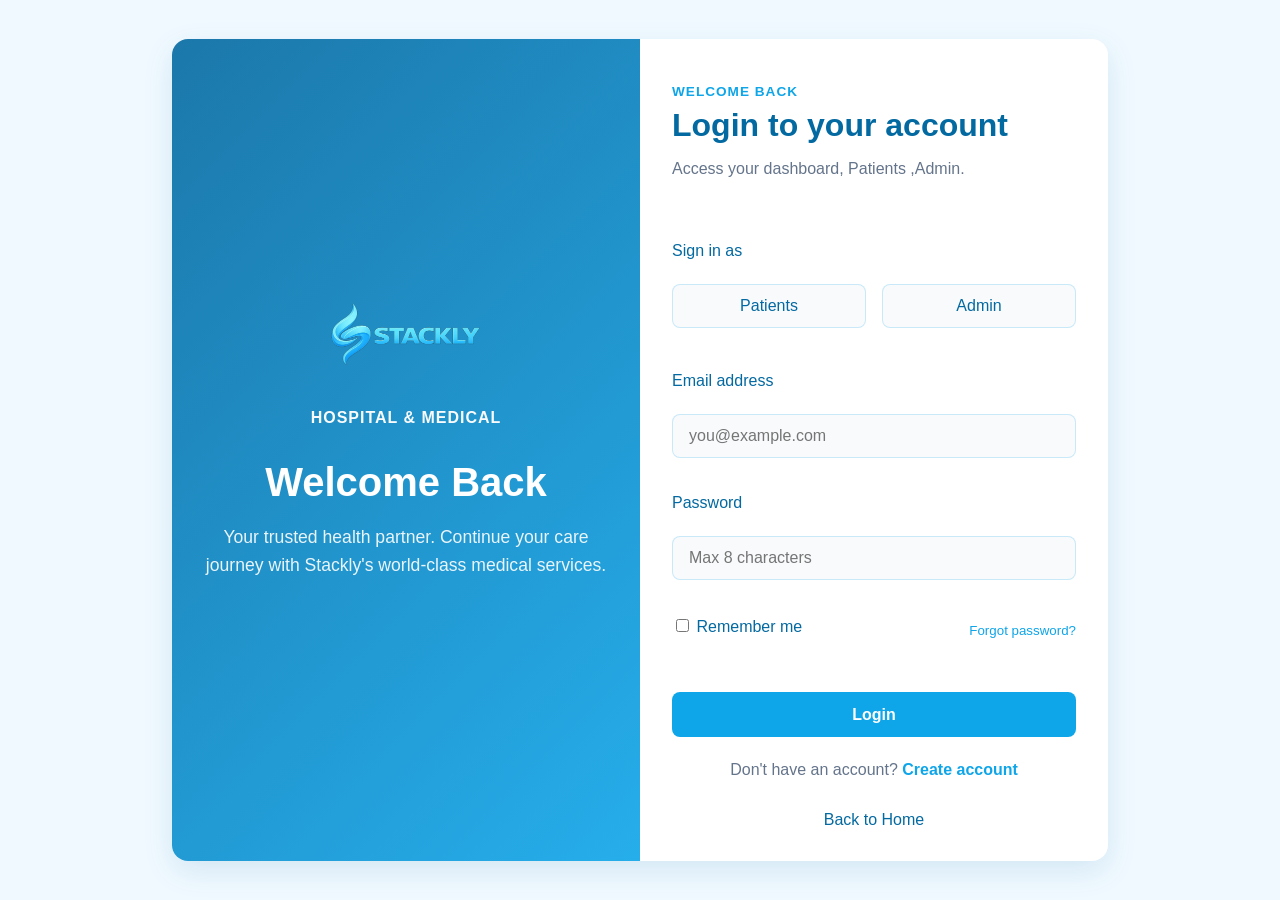
<file: page/Login.html>
<!DOCTYPE html>
<html lang="en">
<head>
  <meta charset="UTF-8">
  <meta name="viewport" content="width=device-width, initial-scale=1.0">
  <title>Login | Hospital & Medical </title>
  <link rel="icon" href="../images/logo/logo.webp" type="image/webp">
  <link rel="stylesheet" href="../css/Login.css">
  <style>
    body {
      margin: 0;
      background-color: #f0f9ff;
      font-family: "Inter", "Segoe UI", Tahoma, Geneva, Verdana, sans-serif;
      display: flex;
      justify-content: center;
      align-items: center;
      min-height: 100vh;
    }
    .auth-page {
      width: 100%;
      max-width: 1000px;
      padding: 2rem;
      box-sizing: border-box;
    }
    .auth-panel {
      display: flex;
      flex-direction: column;
      background: white;
      border-radius: 1rem;
      box-shadow: 0 10px 30px rgba(3, 105, 161, 0.12);
      overflow: hidden;
    }
    @media (min-width: 768px) {
      .auth-panel {
        flex-direction: row;
      }
      .auth-visual, .auth-card {
        flex: 1;
        padding: 3rem;
      }
    }
    .auth-visual {
      background: linear-gradient(135deg, rgba(3, 105, 161, 0.9) 0%, rgba(14, 165, 233, 0.9) 100%);
      color: white;
      text-align: center;
      display: flex;
      flex-direction: column;
      justify-content: center;
      align-items: center;
      padding: 2rem;
    }
    .auth-brand {
      display: inline-block;
      margin-bottom: 0.5rem;
    }
    .auth-brand img {
      width: 150px;
      margin: 0 auto;
    }
    .visual-label {
      margin-top: 0;
    }
    .auth-card {
      padding: 2rem;
    }
    .auth-copy {
      margin-bottom: 2rem;
    }
    .auth-copy h1 {
      color: #0369A1;
      margin: 0.5rem 0;
    }
    .auth-label {
      color: #0EA5E9;
      font-weight: 600;
      text-transform: uppercase;
      font-size: 0.85rem;
      letter-spacing: 1px;
    }
    .auth-form label {
      display: block;
      margin-bottom: 0.5rem;
      color: #0369A1;
      font-weight: 500;
    }
    .auth-form input[type="email"],
    .auth-form input[type="password"],
    .auth-form input[type="text"],
    .auth-form input[type="tel"] {
      width: 100%;
      padding: 0.75rem 1rem;
      margin-bottom: 1.25rem;
      border: 1px solid rgba(14, 165, 233, 0.2);
      border-radius: 0.5rem;
      background-color: #F8FAFC;
      box-sizing: border-box;
      font-family: inherit;
      font-size: 1rem;
    }
    .role-selector {
      display: flex;
      gap: 1rem;
      margin-bottom: 1.25rem;
    }
    .role-option {
      flex: 1;
    }
    .role-box {
      display: block;
      text-align: center;
      padding: 0.75rem;
      border: 1px solid rgba(14, 165, 233, 0.2);
      border-radius: 0.5rem;
      cursor: pointer;
      transition: all 0.3s ease;
      background-color: #F8FAFC;
      color: #0369A1;
    }
    .role-option input[type="radio"] {
      display: none;
    }
    .role-option input[type="radio"]:checked + .role-box {
      background-color: #0EA5E9;
      color: white;
      border-color: #0EA5E9;
    }
    .form-row {
      display: flex;
      justify-content: space-between;
      align-items: center;
      margin-bottom: 1.5rem;
    }
    .auth-submit {
      width: 100%;
      padding: 0.85rem;
      background-color: #0EA5E9;
      color: white;
      border: none;
      border-radius: 0.5rem;
      font-size: 1rem;
      font-weight: 600;
      cursor: pointer;
      transition: background-color 0.3s ease;
    }
    .auth-submit:hover {
      background-color: #0369A1;
    }
    .link-button {
      background: none;
      border: none;
      color: #0EA5E9;
      cursor: pointer;
      font-weight: 500;
      padding: 0;
    }
    .link-button:hover {
      text-decoration: underline;
    }
    .auth-switch {
      margin-top: 1.5rem;
      text-align: center;
      color: #64748B;
    }
    .auth-switch a {
      color: #0EA5E9;
      font-weight: 600;
      text-decoration: none;
    }
    .auth-switch a:hover {
      text-decoration: underline;
    }
    .back-home {
      display: block;
      text-align: center;
      margin-top: 1rem;
      color: #0369A1;
      font-weight: 500;
      text-decoration: none;
    }
    .back-home:hover {
      text-decoration: underline;
    }
    .form-message, .forgot-message {
      margin-bottom: 1rem;
      font-size: 0.9rem;
      text-align: center;
    }
    .form-message.error, .forgot-message.error {
      color: #EF4444;
    }
    .form-message.success, .forgot-message.success {
      color: #22C55E;
    }
    .hero-text {
      line-height: 1.6;
      opacity: 0.9;
    }

    [hidden] {
      display: none !important;
    }
  </style>
</head>
<body>
  <main class="auth-page">
    <section class="auth-panel">
      <div class="auth-visual">
        <a class="auth-brand" href="../index.html">
          <img src="../images/logo/logo.webp" alt="Hospital & Medical logo">
        </a>
        <div>
          <p class="visual-label">Hospital & Medical</p>
         <h2>Welcome Back </h2>
         <p class="hero-text">
         Your trusted health partner. Continue your care journey with Stackly's world-class medical services.
         </p>
        </div>
      </div>

      <div class="auth-card">
        <div class="auth-copy">
          <p class="auth-label">Welcome back</p>
          <h1>Login to your account</h1>
          <p class="auth-text">
           Access your dashboard, Patients ,Admin.
          </p>
        </div>

        <form class="auth-form login-form" novalidate>
          <label>Sign in as</label>
          <div class="role-selector">
            <label class="role-option">
              <input type="radio" name="role" value="customer" required>
              <span class="role-box">Patients</span>
            </label>
            <label class="role-option">
              <input type="radio" name="role" value="admin" required>
              <span class="role-box">Admin</span>
            </label>
          </div>

          <label for="login-email">Email address</label>
          <input id="login-email" type="email" placeholder="you@example.com" required autocomplete="username">

          <label for="login-password">Password</label>
          <input id="login-password" type="password" placeholder="Max 8 characters" maxlength="8" required autocomplete="current-password">

          <div class="form-row">
            <label class="remember">
              <input type="checkbox" id="remember-me" name="remember">
              <span>Remember me</span>
            </label>
            <button class="link-button forgot-toggle" type="button">Forgot password?</button>
          </div>

          <p class="form-message" aria-live="polite"></p>
          <button class="auth-submit" type="submit">Login</button>
        </form>

        <form class="auth-form forgot-form" novalidate hidden>
          <label for="forgot-email">Registered email address</label>
          <input id="forgot-email" type="email" placeholder="you@example.com" required>
          <p class="forgot-message" aria-live="polite"></p>
          <button class="auth-submit" type="submit">Send reset link</button>
          <button class="link-button back-login" type="button">Back to login</button>
        </form>

        <p class="auth-switch">
          Don't have an account?
          <a href="Register.html">Create account</a>
        </p>

        <a class="back-home" href="../index.html">Back to Home</a>
      </div>
    </section>
  </main>

  <script>
    (function () {
      var loginForm = document.querySelector(".login-form");
      var forgotForm = document.querySelector(".forgot-form");
      var forgotToggle = document.querySelector(".forgot-toggle");
      var backLogin = document.querySelector(".back-login");
      var formMessage = document.querySelector(".form-message");
      var forgotMessage = document.querySelector(".forgot-message");
      var rememberMe = document.querySelector("#remember-me");
      var passwordInput = document.querySelector("#login-password");
      var isValidEmail = function (e) { return /^[^\s@]+@[^\s@]+\.[^\s@]{2,}$/.test(e); };

      var dashboards = {
        admin: "admin_Dashboard.html",
        customer: "Patients_Dashboard.html",
      };

      function saveAuth(role, email, name) {
        sessionStorage.setItem("authRole", role);
        sessionStorage.setItem("authEmail", email);
        sessionStorage.setItem("authName", name);
        localStorage.setItem("auth", JSON.stringify({ role: role, email: email, name: name }));
      }

      var params = new URLSearchParams(window.location.search);
      var roleFromUrl = params.get("role");
      if (roleFromUrl && dashboards[roleFromUrl]) {
        var preselectRadio = document.querySelector('input[name="role"][value="' + roleFromUrl + '"]');
        if (preselectRadio) preselectRadio.checked = true;
      }

      if (loginForm) {
        loginForm.addEventListener("submit", function (event) {
          event.preventDefault();

          var checkedRole = document.querySelector('input[name="role"]:checked');
          var role = checkedRole ? checkedRole.value : "";
          var email = document.querySelector("#login-email").value.trim();
          var password = passwordInput.value.trim();

          if (!role) {
            formMessage.textContent = "Please select Admin or Customer.";
            formMessage.className = "form-message error";
            return;
          }

          if (!rememberMe.checked) {
            formMessage.textContent = "Please select the Remember me checkbox to continue.";
            formMessage.className = "form-message error";
            rememberMe.focus();
            alert("Please select the Remember me button.");
            return;
          }

          if (!isValidEmail(email)) {
            formMessage.textContent = "Please enter a valid email address.";
            formMessage.className = "form-message error";
            return;
          }

          if (password.length > 8) {
            formMessage.textContent = "Password allows up to 8 characters only.";
            formMessage.className = "form-message error";
            passwordInput.focus();
            return;
          }

          var profileData = localStorage.getItem("profile:" + email.toLowerCase());
          if (!profileData) {
            formMessage.textContent = "Email address not found. Please register first.";
            formMessage.className = "form-message error";
            return;
          }

          var profile = JSON.parse(profileData);
          var rawName = profile.name || email.split("@")[0];
          var displayName = rawName.charAt(0).toUpperCase() + rawName.slice(1);

          saveAuth(role, email, displayName);

          formMessage.textContent = "Login successful. Redirecting...";
          formMessage.className = "form-message success";

          setTimeout(function () {
            window.location.href = dashboards[role];
          }, 600);
        });
      }

      if (forgotToggle && loginForm && forgotForm) {
        forgotToggle.addEventListener("click", function () {
          loginForm.hidden = true;
          forgotForm.hidden = false;
          formMessage.textContent = "";
          formMessage.className = "form-message";
        });
      }

      if (backLogin && loginForm && forgotForm) {
        backLogin.addEventListener("click", function () {
          forgotForm.hidden = true;
          loginForm.hidden = false;
          forgotMessage.textContent = "";
          forgotMessage.className = "forgot-message";
        });
      }

      if (forgotForm) {
        forgotForm.addEventListener("submit", function (event) {
          event.preventDefault();
          var email = document.querySelector("#forgot-email").value.trim();
          if (!isValidEmail(email)) {
            forgotMessage.textContent = "Please enter a valid email address.";
            forgotMessage.className = "forgot-message error";
            return;
          }
          
          var profileData = localStorage.getItem("profile:" + email.toLowerCase());
          if (!profileData) {
            forgotMessage.textContent = "Email address not found. Please register first.";
            forgotMessage.className = "forgot-message error";
            return;
          }
          
          forgotMessage.textContent = "Password reset link sent successfully.";
          forgotMessage.className = "forgot-message success";
          forgotForm.reset();
        });
      }
    })();
  </script>
</body>
</html>
</file>
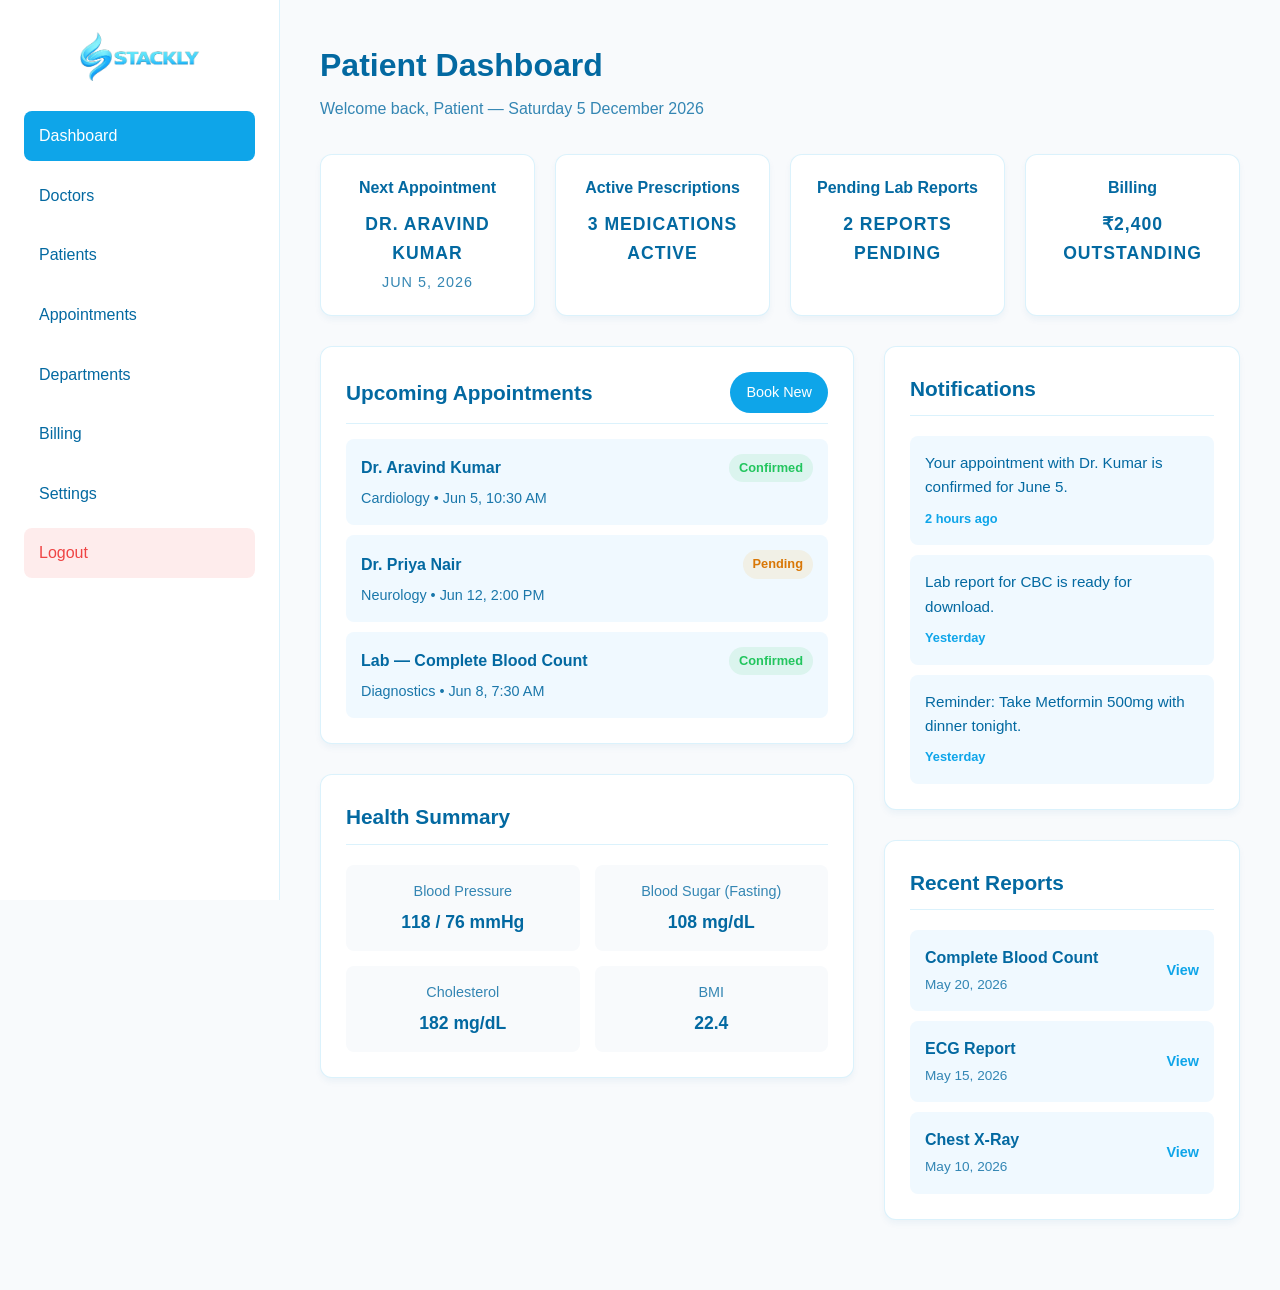
<file: page/Patients_Dashboard.html>
<!DOCTYPE html>
<html lang="en">
<head>
    <meta charset="UTF-8">
    <meta name="viewport" content="width=device-width, initial-scale=1.0">
    <title>Patient Dashboard - Hospital & Medical Center</title>
    <link rel="icon" href="../images/logo/logo.webp" type="image/webp">
    <link rel="stylesheet" href="../css/style.css">
    <style>
        body {
            margin: 0;
            background-color: var(--bg);
        }
        .dashboard-container {
            display: flex;
            min-height: 100vh;
            flex-direction: row; /* Navigation on the left, content on the right */
        }
        .sidebar {
            width: 280px;
            background-color: var(--surface);
            border-right: 1px solid var(--border);
            padding: 2rem 1.5rem;
            display: flex;
            flex-direction: column;
            gap: 10px;
            position: sticky;
            top: 0;
            height: 100vh;
            overflow-y: auto;
        }
        .sidebar a {
            display: block;
            padding: 12px 15px;
            color: var(--text);
            border-radius: 8px;
            font-weight: 500;
            transition: all 0.3s ease;
        }
        .sidebar a:hover, .sidebar a.active {
            background-color: var(--primary);
            color: white;
        }
        .sidebar .logout {
            background-color: rgba(239, 68, 68, 0.1);
            color: var(--danger);
        }
        .sidebar .logout:hover {
            background-color: var(--danger);
            color: white;
        }
        .mobile-menu-btn {
            display: none;
            width: 44px;
            height: 44px;
            border: 1px solid rgba(14, 165, 233, 0.35);
            background: transparent;
            border-radius: 0.75rem;
            padding: 0.6rem;
            gap: 0.25rem;
            flex-direction: column;
            justify-content: center;
            align-items: center;
            cursor: pointer;
            z-index: 1001;
        }
        .mobile-menu-btn span {
            display: block;
            width: 100%;
            height: 3px;
            border-radius: 999px;
            background-color: var(--text);
            transition: all 0.3s ease;
        }
        .mobile-menu-btn.active span:nth-child(1) { transform: rotate(45deg) translate(8px, 8px); }
        .mobile-menu-btn.active span:nth-child(2) { opacity: 0; }
        .mobile-menu-btn.active span:nth-child(3) { transform: rotate(-45deg) translate(8px, -8px); }
        .mobile-back-btn {
            display: none;
            background: transparent;
            border: none;
            color: var(--primary-dark);
            cursor: pointer;
            padding: 5px;
            align-items: center;
            justify-content: center;
        }
        .main-content {
            flex: 1;
            padding: 2.5rem;
            background-color: var(--bg);
        }
        .dashboard-header {
            margin-bottom: 2rem;
            display: flex;
            justify-content: space-between;
        }
        .dashboard-header h1 {
            color: var(--primary-dark);
            margin-bottom: 5px;
            margin-top: 0;
        }
        .dashboard-header p {
            color: var(--text);
            opacity: 0.8;
            margin: 0;
        }
        .overview-grid {
            display: grid;
            grid-template-columns: repeat(auto-fit, minmax(200px, 1fr));
            gap: 20px;
            margin-bottom: 30px;
        }
        .stat-card {
            background-color: var(--surface);
            padding: 20px;
            border-radius: 12px;
            border: 1px solid var(--border);
            box-shadow: 0 4px 6px rgba(3, 105, 161, 0.05);
        }
        .stat-card h3 {
            font-size: 1rem;
            color: var(--primary-dark);
            margin-bottom: 10px;
            margin-top: 0;
        }
        .stat-card p {
            font-size: 1.1rem;
            font-weight: 600;
            margin: 0;
            color: var(--text);
        }
        .content-grid {
            display: grid;
            grid-template-columns: 1.5fr 1fr;
            gap: 30px;
        }
        .section-card {
            background-color: var(--surface);
            padding: 25px;
            border-radius: 12px;
            border: 1px solid var(--border);
            box-shadow: 0 4px 6px rgba(3, 105, 161, 0.05);
            margin-bottom: 30px;
        }
        .section-card h2 {
            font-size: 1.3rem;
            color: var(--primary-dark);
            margin-bottom: 20px;
            margin-top: 0;
            border-bottom: 1px solid var(--border);
            padding-bottom: 10px;
        }
        .appointment-item, .report-item, .notification-item {
            padding: 15px 0;
            border-bottom: 1px solid rgba(14, 165, 233, 0.1);
        }
        .appointment-item:last-child, .report-item:last-child, .notification-item:last-child {
            border-bottom: none;
            padding-bottom: 0;
        }
        .appointment-header {
            display: flex;
            justify-content: space-between;
            align-items: center;
            margin-bottom: 5px;
        }
        .appointment-header h4 {
            color: var(--primary-dark);
            margin: 0;
        }
        .badge {
            padding: 4px 10px;
            border-radius: 20px;
            font-size: 0.8rem;
            font-weight: 600;
        }
        .badge-confirmed { background-color: rgba(34, 197, 94, 0.1); color: var(--success); }
        .badge-pending { background-color: rgba(245, 158, 11, 0.1); color: #D97706; }
        
        .health-grid {
            display: grid;
            grid-template-columns: 1fr 1fr;
            gap: 15px;
        }
        .health-item {
            background-color: var(--bg);
            padding: 15px;
            border-radius: 8px;
            text-align: center;
        }
        .health-item span {
            display: block;
            font-size: 0.9rem;
            color: var(--text);
            opacity: 0.8;
            margin-bottom: 5px;
        }
        .health-item strong {
            font-size: 1.1rem;
            color: var(--primary-dark);
        }
        
        @media (max-width: 900px) {
            .dashboard-container {
                flex-direction: column;
            }
            .sidebar {
                width: 280px;
                position: fixed;
                left: -100%;
                z-index: 1000;
                transition: left 0.3s ease;
            }
            .sidebar.active {
                left: 0;
            }
            .sidebar a {
                flex: none;
                text-align: left;
            }
            .content-grid {
                grid-template-columns: 1fr;
            }
            .mobile-menu-btn {
                display: inline-flex;
            }
            .mobile-back-btn {
                display: inline-flex;
            }
        }
    </style>
</head>
<body>
    <div class="dashboard-container">
        <!-- Sidebar Navigation (Left Side) -->
       <aside class="sidebar">
            <div style="text-align: center; margin-bottom: 20px;">
                <img src="../images/logo/logo.webp" alt="Stackly Logo" style="width: 120px; margin: 0 auto;">
            </div>
            
            <a href="#" class="active">Dashboard</a>
            <a href="../404.html">Doctors</a>
            <a href="../404.html">Patients</a>
            <a href="../404.html">Appointments</a>
            <a href="../404.html">Departments</a>
            <a href="../404.html">Billing</a>
            <a href="../404.html">Settings</a>
            <a href="Login.html" class="logout">Logout</a>
        </aside>

        <!-- Main Dashboard Content (Right Side) -->
        <main class="main-content">
            <div class="dashboard-header">
                <div style="display: flex; align-items: center; gap: 15px;">
                    <button onclick="history.back()" class="mobile-back-btn" aria-label="Go Back">
                        <svg width="24" height="24" viewBox="0 0 24 24" fill="none" stroke="currentColor" stroke-width="2" stroke-linecap="round" stroke-linejoin="round"><line x1="19" y1="12" x2="5" y2="12"></line><polyline points="12 19 5 12 12 5"></polyline></svg>
                    </button>
                    <div>
                        <h1>Patient Dashboard</h1>
                        <p id="welcome-text">Welcome back, Patient</p>
                    </div>
                </div>
                <button class="mobile-menu-btn" aria-label="Toggle navigation">
                    <span></span>
                    <span></span>
                    <span></span>
                </button>
            </div>

            <!-- Top Stats -->
            <div class="overview-grid">
                <div class="stat-card">
                    <h3>Next Appointment</h3>
                    <p>Dr. Aravind Kumar <br><span style="font-size: 0.9rem; font-weight: normal; opacity: 0.8;">Jun 5, 2026</span></p>
                </div>
                <div class="stat-card">
                    <h3>Active Prescriptions</h3>
                    <p>3 medications active</p>
                </div>
                <div class="stat-card">
                    <h3>Pending Lab Reports</h3>
                    <p>2 reports pending</p>
                </div>
                <div class="stat-card">
                    <h3>Billing</h3>
                    <p>₹2,400 outstanding</p>
                </div>
            </div>

            <div class="content-grid">
                <!-- Left Column inside main content -->
                <div>
                    <!-- Upcoming Appointments -->
                    <div class="section-card">
                        <div style="display: flex; justify-content: space-between; align-items: center; border-bottom: 1px solid var(--border); padding-bottom: 10px; margin-bottom: 15px;">
                            <h2 style="border: none; margin: 0; padding: 0;">Upcoming Appointments</h2>
                            <a href="../appointment.html" class="btn btn-primary" style="padding: 8px 15px; font-size: 0.9rem;">Book New</a>
                        </div>
                        
                        <div class="appointment-item" style="background-color: #f0f9ff; padding: 15px; border-radius: 8px; border: none; margin-bottom: 10px;">
                            <div class="appointment-header">
                                <h4>Dr. Aravind Kumar</h4>
                                <span class="badge badge-confirmed">Confirmed</span>
                            </div>
                            <p style="margin: 0; font-size: 0.9rem; color: var(--text); opacity: 0.9;">Cardiology • Jun 5, 10:30 AM</p>
                        </div>
                        <div class="appointment-item" style="background-color: #f0f9ff; padding: 15px; border-radius: 8px; border: none; margin-bottom: 10px;">
                            <div class="appointment-header">
                                <h4>Dr. Priya Nair</h4>
                                <span class="badge badge-pending">Pending</span>
                            </div>
                            <p style="margin: 0; font-size: 0.9rem; color: var(--text); opacity: 0.9;">Neurology • Jun 12, 2:00 PM</p>
                        </div>
                        <div class="appointment-item" style="background-color: #f0f9ff; padding: 15px; border-radius: 8px; border: none;">
                            <div class="appointment-header">
                                <h4>Lab — Complete Blood Count</h4>
                                <span class="badge badge-confirmed">Confirmed</span>
                            </div>
                            <p style="margin: 0; font-size: 0.9rem; color: var(--text); opacity: 0.9;">Diagnostics • Jun 8, 7:30 AM</p>
                        </div>
                    </div>

                    <!-- Health Summary -->
                    <div class="section-card">
                        <h2>Health Summary</h2>
                        <div class="health-grid">
                            <div class="health-item">
                                <span>Blood Pressure</span>
                                <strong>118 / 76 mmHg</strong>
                            </div>
                            <div class="health-item">
                                <span>Blood Sugar (Fasting)</span>
                                <strong>108 mg/dL</strong>
                            </div>
                            <div class="health-item">
                                <span>Cholesterol</span>
                                <strong>182 mg/dL</strong>
                            </div>
                            <div class="health-item">
                                <span>BMI</span>
                                <strong>22.4</strong>
                            </div>
                        </div>
                    </div>
                </div>

                <!-- Right Column inside main content -->
                <div>
                    <!-- Notifications -->
                    <div class="section-card">
                        <h2>Notifications</h2>
                        <div class="notification-item" style="background-color: #f0f9ff; padding: 15px; border-radius: 8px; border: none; margin-bottom: 10px;">
                            <p style="margin: 0 0 5px 0; font-size: 0.95rem;">Your appointment with Dr. Kumar is confirmed for June 5.</p>
                            <span style="font-size: 0.8rem; color: var(--muted); font-weight: 600;">2 hours ago</span>
                        </div>
                        <div class="notification-item" style="background-color: #f0f9ff; padding: 15px; border-radius: 8px; border: none; margin-bottom: 10px;">
                            <p style="margin: 0 0 5px 0; font-size: 0.95rem;">Lab report for CBC is ready for download.</p>
                            <span style="font-size: 0.8rem; color: var(--muted); font-weight: 600;">Yesterday</span>
                        </div>
                        <div class="notification-item" style="background-color: #f0f9ff; padding: 15px; border-radius: 8px; border: none;">
                            <p style="margin: 0 0 5px 0; font-size: 0.95rem;">Reminder: Take Metformin 500mg with dinner tonight.</p>
                            <span style="font-size: 0.8rem; color: var(--muted); font-weight: 600;">Yesterday</span>
                        </div>
                    </div>

                    <!-- Recent Reports -->
                    <div class="section-card">
                        <h2>Recent Reports</h2>
                        <div class="report-item" style="display: flex; justify-content: space-between; align-items: center; background-color: #f0f9ff; padding: 15px; border-radius: 8px; border: none; margin-bottom: 10px;">
                            <div>
                                <p style="margin: 0; font-weight: 600; color: var(--primary-dark);">Complete Blood Count</p>
                                <span style="font-size: 0.85rem; color: var(--text); opacity: 0.8;">May 20, 2026</span>
                            </div>
                            <a href="../404.html" style="color: var(--primary); font-size: 0.9rem; font-weight: bold; cursor: pointer; text-decoration: none;">View</a>
                        </div>
                        <div class="report-item" style="display: flex; justify-content: space-between; align-items: center; background-color: #f0f9ff; padding: 15px; border-radius: 8px; border: none; margin-bottom: 10px;">
                            <div>
                                <p style="margin: 0; font-weight: 600; color: var(--primary-dark);">ECG Report</p>
                                <span style="font-size: 0.85rem; color: var(--text); opacity: 0.8;">May 15, 2026</span>
                            </div>
                            <a href="../404.html" style="color: var(--primary); font-size: 0.9rem; font-weight: bold; cursor: pointer; text-decoration: none;">View</a>
                        </div>
                        <div class="report-item" style="display: flex; justify-content: space-between; align-items: center; background-color: #f0f9ff; padding: 15px; border-radius: 8px; border: none;">
                            <div>
                                <p style="margin: 0; font-weight: 600; color: var(--primary-dark);">Chest X-Ray</p>
                                <span style="font-size: 0.85rem; color: var(--text); opacity: 0.8;">May 10, 2026</span>
                            </div>
                            <a href="../404.html" style="color: var(--primary); font-size: 0.9rem; font-weight: bold; cursor: pointer; text-decoration: none;">View</a>
                        </div>
                    </div>
                </div>
            </div>
        </main>
    </div>

    <script>
        document.addEventListener("DOMContentLoaded", function() {
            // Retrieve patient name from storage (set during login)
            let patientName = sessionStorage.getItem("authName");
            if (!patientName) {
                const authData = localStorage.getItem("auth");
                if (authData) {
                    try {
                        patientName = JSON.parse(authData).name;
                    } catch(e) {}
                }
            }
            patientName = patientName || "Patient";

            // Format current date (e.g., "Tuesday, 9 June 2026")
            const dateOptions = { weekday: 'long', day: 'numeric', month: 'long', year: 'numeric' };
            const currentDate = new Date().toLocaleDateString('en-GB', dateOptions);
            
            // Update the welcome message
            document.getElementById("welcome-text").textContent = `Welcome back, ${patientName} — ${currentDate}`;

            // Mobile Menu Toggle for Dashboard
            const mobileMenuBtn = document.querySelector('.mobile-menu-btn');
            const sidebar = document.querySelector('.sidebar');

            if (mobileMenuBtn && sidebar) {
                mobileMenuBtn.addEventListener('click', function() {
                    mobileMenuBtn.classList.toggle('active');
                    sidebar.classList.toggle('active');
                });

                sidebar.querySelectorAll('a').forEach(link => {
                    link.addEventListener('click', () => {
                        mobileMenuBtn.classList.remove('active');
                        sidebar.classList.remove('active');
                    });
                });

                document.addEventListener('click', function(event) {
                    if (!sidebar.contains(event.target) && !mobileMenuBtn.contains(event.target) && sidebar.classList.contains('active')) {
                        mobileMenuBtn.classList.remove('active');
                        sidebar.classList.remove('active');
                    }
                });
            }
        });
    </script>
</body>
</html>
</file>
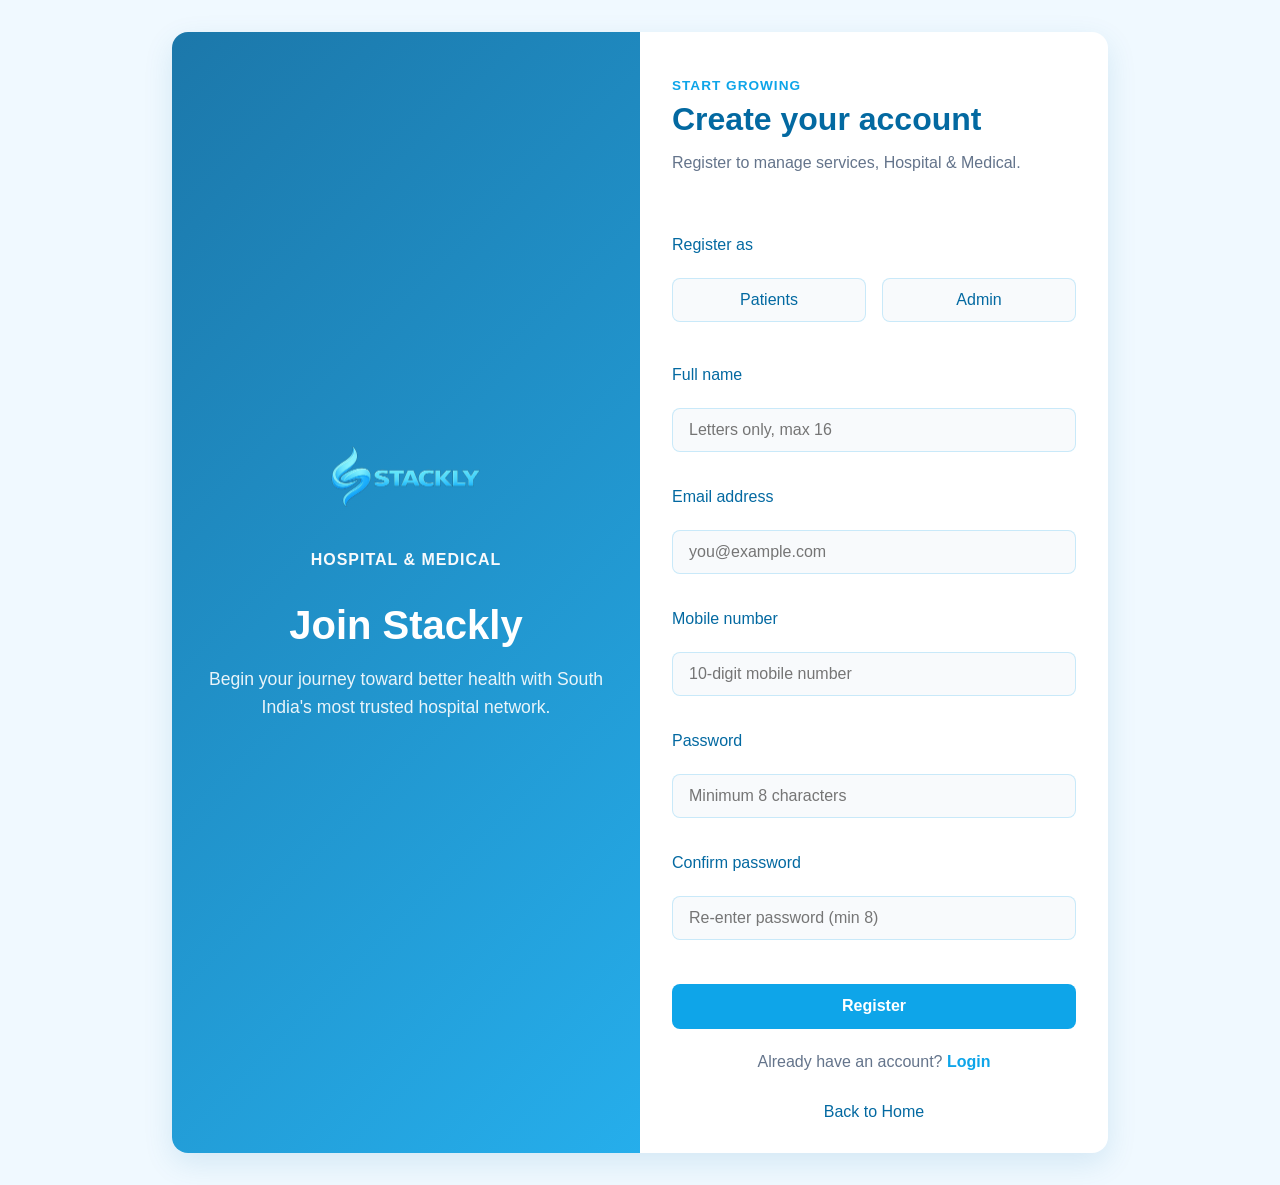
<file: page/Register.html>
<!DOCTYPE html>
<html lang="en">
<head>
  <meta charset="UTF-8">
  <meta name="viewport" content="width=device-width, initial-scale=1.0">
  <title>Register | Hospital & Medical</title>
  <link rel="icon" href="../images/logo/logo.webp" type="image/webp">
  <link rel="stylesheet" href="../css/Login.css">
  <style>
    body {
      margin: 0;
      background-color: #f0f9ff;
      font-family: "Inter", "Segoe UI", Tahoma, Geneva, Verdana, sans-serif;
      display: flex;
      justify-content: center;
      align-items: center;
      min-height: 100vh;
    }
    .auth-page {
      width: 100%;
      max-width: 1000px;
      padding: 2rem;
      box-sizing: border-box;
    }
    .auth-panel {
      display: flex;
      flex-direction: column;
      background: white;
      border-radius: 1rem;
      box-shadow: 0 10px 30px rgba(3, 105, 161, 0.12);
      overflow: hidden;
    }
    @media (min-width: 768px) {
      .auth-panel {
        flex-direction: row;
      }
      .auth-visual, .auth-card {
        flex: 1;
        padding: 3rem;
      }
    }
    .auth-visual {
      background: linear-gradient(135deg, rgba(3, 105, 161, 0.9) 0%, rgba(14, 165, 233, 0.9) 100%);
      color: white;
      text-align: center;
      display: flex;
      flex-direction: column;
      justify-content: center;
      align-items: center;
      padding: 2rem;
    }
    .auth-brand {
      display: inline-block;
      margin-bottom: 0.5rem;
    }
    .auth-brand img {
      width: 150px;
      margin: 0 auto;
    }
    .visual-label {
      margin-top: 0;
    }
    .auth-card {
      padding: 2rem;
    }
    .auth-copy {
      margin-bottom: 2rem;
    }
    .auth-copy h1 {
      color: #0369A1;
      margin: 0.5rem 0;
    }
    .auth-label {
      color: #0EA5E9;
      font-weight: 600;
      text-transform: uppercase;
      font-size: 0.85rem;
      letter-spacing: 1px;
    }
    .auth-form label {
      display: block;
      margin-bottom: 0.5rem;
      color: #0369A1;
      font-weight: 500;
    }
    .auth-form input[type="email"],
    .auth-form input[type="password"],
    .auth-form input[type="text"],
    .auth-form input[type="tel"] {
      width: 100%;
      padding: 0.75rem 1rem;
      margin-bottom: 1.25rem;
      border: 1px solid rgba(14, 165, 233, 0.2);
      border-radius: 0.5rem;
      background-color: #F8FAFC;
      box-sizing: border-box;
      font-family: inherit;
      font-size: 1rem;
    }
    .role-selector {
      display: flex;
      gap: 1rem;
      margin-bottom: 1.25rem;
    }
    .role-option {
      flex: 1;
    }
    .role-box {
      display: block;
      text-align: center;
      padding: 0.75rem;
      border: 1px solid rgba(14, 165, 233, 0.2);
      border-radius: 0.5rem;
      cursor: pointer;
      transition: all 0.3s ease;
      background-color: #F8FAFC;
      color: #0369A1;
    }
    .role-option input[type="radio"] {
      display: none;
    }
    .role-option input[type="radio"]:checked + .role-box {
      background-color: #0EA5E9;
      color: white;
      border-color: #0EA5E9;
    }
    .form-row {
      display: flex;
      justify-content: space-between;
      align-items: center;
      margin-bottom: 1.5rem;
    }
    .auth-submit {
      width: 100%;
      padding: 0.85rem;
      background-color: #0EA5E9;
      color: white;
      border: none;
      border-radius: 0.5rem;
      font-size: 1rem;
      font-weight: 600;
      cursor: pointer;
      transition: background-color 0.3s ease;
    }
    .auth-submit:hover {
      background-color: #0369A1;
    }
    .link-button {
      background: none;
      border: none;
      color: #0EA5E9;
      cursor: pointer;
      font-weight: 500;
      padding: 0;
    }
    .link-button:hover {
      text-decoration: underline;
    }
    .auth-switch {
      margin-top: 1.5rem;
      text-align: center;
      color: #64748B;
    }
    .auth-switch a {
      color: #0EA5E9;
      font-weight: 600;
      text-decoration: none;
    }
    .auth-switch a:hover {
      text-decoration: underline;
    }
    .back-home {
      display: block;
      text-align: center;
      margin-top: 1rem;
      color: #0369A1;
      font-weight: 500;
      text-decoration: none;
    }
    .back-home:hover {
      text-decoration: underline;
    }
    .form-message {
      margin-bottom: 1rem;
      font-size: 0.9rem;
      text-align: center;
    }
    .form-message.error {
      color: #EF4444;
    }
    .form-message.success {
      color: #22C55E;
    }
    .hero-text {
      line-height: 1.6;
      opacity: 0.9;
    }
  </style>
</head>
<body>
  <main class="auth-page">
    <section class="auth-panel">
      <div class="auth-visual">
        <a class="auth-brand" href="../index.html">
          <img src="../images/logo/logo.webp" alt="Hospital & Medical logo">
        </a>
        <div>
          <p class="visual-label">Hospital & Medical</p>
          <h2>Join Stackly</h2>
          <p class="hero-text">Begin your journey toward better health with South India's most trusted hospital network.</p>
        </div>
      </div>

      <div class="auth-card">
        <div class="auth-copy">
          <p class="auth-label">Start growing</p>
          <h1>Create your account</h1>
          <p class="auth-text">Register to manage services, Hospital & Medical.</p>
        </div>

        <form class="auth-form register-form" novalidate>
          <label>Register as</label>
          <div class="role-selector">
            <label class="role-option">
              <input type="radio" name="role" value="customer" required>
              <span class="role-box">Patients</span>
            </label>
            <label class="role-option">
              <input type="radio" name="role" value="admin" required>
              <span class="role-box">Admin</span>
            </label>
          </div>

          <label for="register-name">Full name</label>
          <input
            id="register-name"
            type="text"
            name="name"
            placeholder="Letters only, max 16"
            minlength="2"
            maxlength="16"
            autocomplete="name"
            required
          >

          <label for="register-email">Email address</label>
          <input id="register-email" type="email" placeholder="you@example.com" required>

          <label for="register-mobile">Mobile number</label>
          <input
            id="register-mobile"
            type="tel"
            placeholder="10-digit mobile number"
            maxlength="10"
            pattern="\d{10}"
            required
          >

          <label for="register-password">Password</label>
          <input
            id="register-password"
            type="password"
            placeholder="Minimum 8 characters"
            minlength="8"
            autocomplete="new-password"
            required
          >

          <label for="confirm-password">Confirm password</label>
          <input
            id="confirm-password"
            type="password"
            placeholder="Re-enter password (min 8)"
            minlength="8"
            autocomplete="new-password"
            required
          >

          <p class="form-message" aria-live="polite"></p>
          <button class="auth-submit" type="submit">Register</button>
        </form>

        <p class="auth-switch">
          Already have an account?
          <a href="Login.html">Login</a>
        </p>

        <a class="back-home" href="../index.html">Back to Home</a>
      </div>
    </section>
  </main>

  <script>
    (function () {
      var registerForm = document.querySelector(".register-form");
      var formMessage = document.querySelector(".form-message");
      var nameInput = document.querySelector("#register-name");
      var mobileInput = document.querySelector("#register-mobile");
      var passwordInput = document.querySelector("#register-password");
      var isValidEmail = function (e) { return /^[^\s@]+@[^\s@]+\.[^\s@]{2,}$/.test(e); };
      var isValidName = function (name) { return /^[A-Za-z ]{2,16}$/.test(name); };

      if (nameInput) {
        nameInput.addEventListener("input", function () {
          this.value = this.value.replace(/[^A-Za-z ]/g, "").slice(0, 16);
        });
      }

      if (mobileInput) {
        mobileInput.addEventListener("input", function () {
          this.value = this.value.replace(/\D/g, "").slice(0, 10);
        });
      }

      if (registerForm) {
        registerForm.addEventListener("submit", function (event) {
          event.preventDefault();

          var checkedRole = document.querySelector('input[name="role"]:checked');
          var role = checkedRole ? checkedRole.value : "";
          var name = nameInput.value.trim();
          var email = document.querySelector("#register-email").value.trim();
          var mobile = mobileInput.value.trim();
          var password = passwordInput.value.trim();
          var confirmPassword = document.querySelector("#confirm-password").value.trim();

          if (!role) {
            formMessage.textContent = "Please select Admin or Customer.";
            formMessage.className = "form-message error";
            return;
          }

          if (name.length < 2) {
            formMessage.textContent = "Name must be at least 2 characters.";
            formMessage.className = "form-message error";
            nameInput.focus();
            return;
          }

          if (name.length > 16) {
            formMessage.textContent = "Name must be 16 characters or less.";
            formMessage.className = "form-message error";
            nameInput.focus();
            return;
          }

          if (!isValidName(name)) {
            formMessage.textContent = "Name can contain only letters (A–Z) and spaces.";
            formMessage.className = "form-message error";
            nameInput.focus();
            return;
          }

          if (!/^[A-Za-z]/.test(name) || !/[A-Za-z]$/.test(name)) {
            formMessage.textContent = "Name must start and end with a letter.";
            formMessage.className = "form-message error";
            nameInput.focus();
            return;
          }

          if (!isValidEmail(email)) {
            formMessage.textContent = "Please enter a valid email address.";
            formMessage.className = "form-message error";
            return;
          }

          if (!/^\d{10}$/.test(mobile)) {
            formMessage.textContent = "Please enter a valid 10-digit mobile number.";
            formMessage.className = "form-message error";
            mobileInput.focus();
            return;
          }

          if (password.length < 8) {
            formMessage.textContent = "Password must be at least 8 characters.";
            formMessage.className = "form-message error";
            passwordInput.focus();
            return;
          }

          if (password !== confirmPassword) {
            formMessage.textContent = "Passwords do not match.";
            formMessage.className = "form-message error";
            return;
          }

          localStorage.setItem(
            "profile:" + email.toLowerCase(),
            JSON.stringify({ name: name, role: role })
          );

          formMessage.textContent = "Registration successful. Redirecting to login...";
          formMessage.className = "form-message success";
          registerForm.reset();

          setTimeout(function () {
            window.location.href = "Login.html?role=" + encodeURIComponent(role);
          }, 1000);
        });
      }
    })();
  </script>
</body>
</html>
</file>
<file: css/style.css>
/* Hospital & Medical Center Styles */

:root {
  --bg: #F8FAFC;
  --surface: #FFFFFF;
  --text: #0369A1;
  --muted: #0EA5E9;
  --primary: #0EA5E9;
  --primary-dark: #0369A1;
  --success: #22C55E;
  --danger: #EF4444;
  --border: rgba(14, 165, 233, 0.15);
  --shadow: 0 18px 60px rgba(3, 105, 161, 0.12);
}

* {
  box-sizing: border-box;
}

html {
  scroll-behavior: smooth;
}

body {
  margin: 0;
  font-family: "Inter", "Segoe UI", Tahoma, Geneva, Verdana, sans-serif;
  color: var(--text);
  background-color: var(--bg);
  line-height: 1.6;
}

img {
  max-width: 100%;
  display: block;
}

a {
  color: inherit;
  text-decoration: none;
}

button {
  font: inherit;
}

.container {
  width: min(1120px, calc(100% - 32px));
  margin: 0 auto;
  padding: 0 1rem;
}

.header {
  background: var(--surface);
  border-bottom: 1px solid var(--border);
  box-shadow: 0 10px 30px rgba(3, 105, 161, 0.12), 0 4px 10px rgba(14, 165, 233, 0.08);
  position: sticky;
  top: 0;
  z-index: 20;
}

.nav-container {
  display: flex;
  align-items: center;
  justify-content: space-between;
  gap: 1rem;
  padding: 0.4rem 1rem;
}

.logo {
  display: inline-flex;
  align-items: center;
  flex-direction: column;
  gap: 2px;
  font-weight: 700;
  font-size: 1.2rem;
  color: var(--text);
}

.logo svg {
  width: 72px;
  height: 72px;
  flex-shrink: 0;
}

.logo-img {
  width: 100px;
  height: 100px;
  object-fit: contain;
  flex-shrink: 0;
}

.header .logo-img {
  width: 120px;
  height: 120px;
}

.logo-text {
  font-size: 1.1rem;
  font-weight: 700;
  color: inherit;
  text-align: center;
  line-height: 1.2;
}

.main-nav {
  display: flex;
  align-items: center;
  gap: 1.5rem;
}

.main-nav ul {
  display: flex;
  align-items: center;
  gap: 1.5rem;
  padding: 0;
  margin: 0;
  list-style: none;
}

.main-nav a {
  color: var(--text);
  font-weight: 500;
  transition: color 0.2s ease;
  position: relative;
}

.main-nav a::after {
  content: '';
  position: absolute;
  left: 0;
  bottom: -4px;
  width: 0;
  height: 2px;
  background-color: var(--primary);
  transition: width 0.3s ease;
  border-radius: 2px;
}

.main-nav a:hover,
.main-nav a.active {
  color: var(--primary);
}

.main-nav a:hover::after,
.main-nav a.active::after {
  width: 100%;
}

.auth-buttons {
  display: flex;
  gap: 0.75rem;
  align-items: center;
}

.btn {
  display: inline-flex;
  align-items: center;
  justify-content: center;
  padding: 0.75rem 1.2rem;
  border-radius: 999px;
  border: 1px solid transparent;
  transition: all 0.2s ease;
  cursor: pointer;
}

.btn-primary {
  background-color: var(--primary);
  color: #fff;
}

.btn-primary:hover {
  background-color: var(--primary-dark);
}

.btn-outline {
  background: transparent;
  color: var(--primary);
  border-color: var(--primary);
}

.btn-outline:hover {
  background: rgba(14, 165, 233, 0.08);
}

.mobile-back-btn {
  display: none;
  background: transparent;
  border: none;
  color: var(--primary-dark);
  cursor: pointer;
  padding: 5px;
  align-items: center;
  justify-content: center;
}

.mobile-menu-btn {
  display: none;
  width: 44px;
  height: 44px;
  border: 1px solid rgba(14, 165, 233, 0.35);
  background: transparent;
  border-radius: 0.75rem;
  padding: 0.6rem;
  gap: 0.25rem;
  flex-direction: column;
  justify-content: center;
  align-items: center;
  cursor: pointer;
  z-index: 30;
}

.mobile-menu-btn span {
  display: block;
  width: 100%;
  height: 3px;
  border-radius: 999px;
  background-color: var(--text);
  transition: all 0.3s ease;
}

.mobile-menu-btn.active span:nth-child(1) {
  transform: rotate(45deg) translate(8px, 8px);
}

.mobile-menu-btn.active span:nth-child(2) {
  opacity: 0;
}

.mobile-menu-btn.active span:nth-child(3) {
  transform: rotate(-45deg) translate(8px, -8px);
}

main {
  padding: 0 0 4rem 0;
}

.table-view {
  width: 100%;
  overflow-x: auto;
  margin-top: 2rem;
  background: var(--surface);
  border: 1px solid var(--border);
  border-radius: 1rem;
  box-shadow: var(--shadow);
}

.table-view table {
  width: 100%;
  min-width: 640px;
  border-collapse: collapse;
}

.table-view th,
.table-view td {
  padding: 1rem 1.25rem;
  text-align: left;
  border-bottom: 1px solid rgba(14, 165, 233, 0.12);
}

.table-view thead {
  background: rgba(14, 165, 233, 0.08);
}

.table-view th {
  font-weight: 700;
  color: var(--primary-dark);
}

.table-view tbody tr:hover {
  background: rgba(14, 165, 233, 0.06);
}

.table-view .status-success {
  color: var(--success);
  font-weight: 600;
}

.table-view .status-danger {
  color: var(--danger);
  font-weight: 600;
}

.footer {
  padding: 4rem 0 2rem;
  background-color: var(--surface);
}

.footer-container {
  display: grid;
  grid-template-columns: repeat(auto-fit, minmax(220px, 1fr));
  gap: 2.5rem;
  margin-bottom: 3rem;
}

.footer-col .logo {
  align-items: center;
  margin-bottom: 1.25rem;
  height: 50px;
  flex-direction: row;
}

.footer-col .logo-img {
  width: auto;
  height: 100%;
  max-height: 50px;
}

.footer-col p {
  color: var(--muted);
  margin-top: 0;
}

.footer-col h3 {
  color: var(--primary-dark);
  margin-bottom: 1.25rem;
  font-size: 1.2rem;
  height: 50px;
  display: flex;
  align-items: center;
  margin-top: 0;
}

.footer-col ul {
  list-style: none;
  padding: 0;
  margin: 0;
  display: flex;
  flex-direction: column;
  gap: 0.85rem;
}

.footer-col li, .footer-col a {
  color: var(--muted);
  transition: color 0.2s ease;
}

.footer-col a:hover {
  color: var(--primary-dark);
}

.footer-bottom {
  text-align: center;
  color: var(--muted);
  border-top: 1px solid rgba(14, 165, 233, 0.25);
  padding-top: 1rem;
}

@media (max-width: 860px) {
  .header {
    position: sticky;
    top: 0;
    z-index: 20;
  }

  .nav-container {
    flex-wrap: nowrap;
    justify-content: space-between;
    align-items: center;
    padding: 0.4rem 1rem;
  }
  
  .mobile-back-btn {
    display: inline-flex;
  }

  .logo {
    font-size: 0.95rem;
    flex-shrink: 0;
    flex-direction: column;
    gap: 5px;
  }

  .logo svg {
    width: 60px;
    height: 60px;
  }

  .logo-img {
    width: 80px;
    height: 80px;
  }

  .header .logo-img {
    width: 110px;
    height: 110px;
  }

  .logo-text {
    font-size: 0.9rem;
  }

  .main-nav {
    position: absolute;
    top: 100%;
    left: 0;
    right: 0;
    width: 100%;
    background: var(--surface);
    flex-direction: column;
    gap: 0;
    padding: 0;
    max-height: 0;
    overflow: hidden;
    transition: max-height 0.3s ease, box-shadow 0.3s ease;
    box-shadow: none;
    border-bottom: 1px solid var(--border);
    z-index: 19;
  }

  .main-nav.active {
    max-height: 500px;
    box-shadow: 0 4px 16px rgba(3, 105, 161, 0.18);
  }

  .main-nav ul {
    width: 100%;
    justify-content: flex-start;
    flex-wrap: nowrap;
    flex-direction: column;
    gap: 0;
    padding: 0.75rem 1rem;
    margin: 0;
  }

  .main-nav li {
    width: 100%;
    margin: 0;
  }

  .main-nav a {
    display: block;
    width: 100%;
    padding: 0.9rem 0.5rem;
    border-radius: 0;
    background: transparent;
    text-align: left;
    border-bottom: 1px solid rgba(14, 165, 233, 0.08);
    font-size: 0.95rem;
  }

  .main-nav a::after {
    display: none;
  }

  .main-nav li:last-child a {
    border-bottom: none;
  }

  .main-nav a:active,
  .main-nav a.active {
    background: rgba(14, 165, 233, 0.08);
  }

  .auth-buttons {
    width: 100%;
    flex-direction: column;
    padding: 0.75rem 1rem;
    gap: 0.6rem;
    border-top: 1px solid rgba(14, 165, 233, 0.08);
    margin-top: 0;
  }

  .btn {
    width: 100%;
    padding: 0.85rem 1rem;
    font-size: 0.95rem;
  }

  .mobile-menu-btn {
    display: inline-flex;
    flex-shrink: 0;
  }

  .footer {
    padding: 2rem 1rem;
  }

  .footer-container {
    gap: 2rem;
    margin-bottom: 2rem;
  }

  main {
    padding: 0 0 2rem 0;
  }

  .table-view {
    margin-top: 1.5rem;
    border-radius: 0.75rem;
  }

  .excellence-container {
    flex-direction: column;
  }
}

@media (max-width: 560px) {
  .logo {
    font-size: 0.9rem;
    flex-direction: column;
    gap: 5px;
  }

  .logo svg {
    width: 50px;
    height: 50px;
  }

  .logo-img {
    width: 70px;
    height: 70px;
  }

  .header .logo-img {
    width: 90px;
    height: 90px;
  }

  .logo-text {
    font-size: 0.85rem;
  }

  .main-nav ul {
    padding: 0.5rem 0.75rem;
  }

  .main-nav a {
    padding: 0.85rem 0.5rem;
    font-size: 0.9rem;
  }

  .auth-buttons {
    padding: 0.6rem 0.75rem;
    gap: 0.5rem;
  }

  .btn {
    padding: 0.8rem 0.75rem;
    font-size: 0.9rem;
  }

  .footer {
    padding: 1.5rem 1rem;
  }

  .footer-container {
    gap: 1.5rem;
    margin-bottom: 1.5rem;
  }

  .footer-bottom {
    font-size: 0.85rem;
    padding-top: 0.75rem;
  }

  main {
    padding: 0 0 1.5rem 0;
  }

  .table-view {
    border-radius: 0.5rem;
  }

  .table-view th,
  .table-view td {
    padding: 0.6rem 0.4rem;
    font-size: 0.85rem;
  }
}

/* ==========================================================================
   Back To Top Button
   ========================================================================== */
.back-to-top {
  position: fixed;
  bottom: 25px;
  right: 25px;
  width: 45px;
  height: 45px;
  background-color: var(--primary);
  color: white;
  border-radius: 50%;
  display: flex;
  align-items: center;
  justify-content: center;
  font-size: 1.2rem;
  box-shadow: var(--shadow);
  opacity: 0;
  visibility: hidden;
  transition: all 0.3s ease;
  z-index: 99;
  border: none;
  cursor: pointer;
}

.back-to-top.is-visible {
  opacity: 1;
  visibility: visible;
}

.back-to-top:hover {
  background-color: var(--primary-dark);
  transform: translateY(-3px);
}

/* ==========================================================================
   Loader
   ========================================================================== */
.loader {
  position: fixed;
  inset: 0;
  z-index: 9999;
  display: flex;
  justify-content: center;
  align-items: center;
  background: var(--surface);
  transition: opacity 0.5s ease, visibility 0.5s ease;
}

.loader.hide {
  opacity: 0;
  visibility: hidden;
}

.loader-content {
  text-align: center;
}

.spinner {
  width: 50px;
  height: 50px;
  margin: 0 auto;
  border: 4px solid var(--border);
  border-top-color: var(--primary);
  border-radius: 50%;
  animation: spin 1s linear infinite;
}

@keyframes spin {
  to {
    transform: rotate(360deg);
  }
}

/* ==========================================================================
   Hero Section
   ========================================================================== */
.hero {
  position: relative;
  overflow: hidden;
  z-index: 1;
  color: #fff;
  padding: 100px 0;
  text-align: center;
  border-radius: 0;
  margin: 0;
}

.hero::before {
  content: '';
  position: absolute;
  inset: 0;
  background: linear-gradient(135deg, rgba(3, 105, 161, 0.5) 0%, rgba(14, 165, 233, 0.5) 100%);
  z-index: -1;
}

.hero-video {
  position: absolute;
  top: 0;
  left: 0;
  width: 100%;
  height: 100%;
  object-fit: cover;
  z-index: -2;
}

.hero h1 {
  font-size: clamp(2.5rem, 5vw, 4rem);
  margin-bottom: 1.5rem;
  line-height: 1.2;
}

.hero p {
  font-size: 1.125rem;
  max-width: 600px;
  margin: 0 auto;
  opacity: 0.9;
}

/* ==========================================================================
   Services Section
   ========================================================================== */
.section-padding {
  padding: 80px 0;
}

.grid {
  display: grid;
  grid-template-columns: repeat(auto-fit, minmax(280px, 1fr));
  gap: 30px;
}

.service-card {
  background-color: var(--surface);
  padding: 40px 30px;
  border-radius: 1rem;
  box-shadow: 0 4px 6px rgba(3, 105, 161, 0.05);
  transition: transform 0.3s ease, box-shadow 0.3s ease;
  text-align: center;
  border: 1px solid var(--border);
}

.service-card:hover {
  transform: translateY(-10px);
  box-shadow: var(--shadow);
}

/* ==========================================================================
   Stats & Growth Section
   ========================================================================== */
.stats-grid {
  grid-template-columns: repeat(auto-fit, minmax(220px, 1fr));
  gap: 30px;
}

.stat-card {
  background-color: var(--light-gray);
  padding: 40px 20px;
  border-radius: 1rem;
  border: 1px solid var(--border);
  text-align: center;
  transition: transform 0.3s ease, box-shadow 0.3s ease, border-color 0.3s ease;
}

.stat-card:hover {
  transform: translateY(-8px);
  box-shadow: 0 12px 24px rgba(3, 105, 161, 0.08);
  border-color: var(--primary);
}

.stat-card .stat-number {
  font-size: 2.8rem;
  color: var(--primary-dark);
  margin-bottom: 5px;
  line-height: 1.2;
}

.stat-card p {
  font-weight: 700;
  color: var(--muted);
  text-transform: uppercase;
  letter-spacing: 1px;
  font-size: 0.9rem;
}

/* ==========================================================================
   Excellence Section
   ========================================================================== */
.excellence-container {
  display: flex;
  align-items: stretch;
  gap: 50px;
}

.excellence-content, .excellence-image {
  flex: 1;
}

.excellence-image img {
  border-radius: 1rem;
  box-shadow: 0 10px 30px rgba(3, 105, 161, 0.15);
  width: 100%;
  height: 100%;
  object-fit: cover;
}

.feature-list {
  display: grid;
  grid-template-columns: repeat(auto-fit, minmax(250px, 1fr));
  gap: 30px;
  margin-top: 40px;
}

.feature-item {
  display: flex;
  gap: 15px;
  align-items: flex-start;
  text-align: left;
}

.feature-icon {
  font-size: 1.8rem;
  width: 60px;
  height: 60px;
  display: flex;
  align-items: center;
  justify-content: center;
  background-color: var(--white);
  border-radius: 50%;
  box-shadow: 0 4px 10px rgba(3, 105, 161, 0.1);
  flex-shrink: 0;
}

.feature-text h4 {
  color: var(--primary-dark);
  font-size: 1.1rem;
  margin-bottom: 5px;
}

.feature-text p {
  color: var(--text);
  opacity: 0.9;
  font-size: 0.95rem;
  margin: 0;
}

/* ==========================================================================
   Team / Doctors Section
   ========================================================================== */
.team-grid {
  grid-template-columns: repeat(auto-fit, minmax(250px, 1fr));
  gap: 30px;
}

.team-card {
  background-color: var(--surface);
  border-radius: 1rem;
  overflow: hidden;
  box-shadow: 0 4px 6px rgba(3, 105, 161, 0.05);
  transition: transform 0.3s ease, box-shadow 0.3s ease;
  border: 1px solid var(--border);
}

.team-card:hover {
  transform: translateY(-10px);
  box-shadow: var(--shadow);
}

.team-card img {
  width: 100%;
  height: 300px;
  object-fit: cover;
  object-position: top;
}

.team-info {
  padding: 20px;
  text-align: center;
}

.team-info h3 {
  color: var(--primary-dark);
  margin-bottom: 5px;
  font-size: 1.2rem;
}

.team-info .specialty {
  color: var(--primary);
  font-weight: 600;
  font-size: 0.95rem;
  margin: 0;
}

/* ==========================================================================
   Technology Section
   ========================================================================== */
.tech-card {
  background-color: var(--surface);
  padding: 40px 30px;
  border-radius: 1rem;
  border: 1px solid var(--border);
  box-shadow: 0 4px 6px rgba(3, 105, 161, 0.05);
  transition: transform 0.3s ease, box-shadow 0.3s ease, border-color 0.3s ease;
  position: relative;
  z-index: 1;
  overflow: hidden;
}

.tech-card:hover {
  transform: translateY(-8px);
  box-shadow: var(--shadow);
  border-color: var(--primary);
}

.tech-number {
  font-size: 4.5rem;
  font-weight: 800;
  color: rgba(14, 165, 233, 0.08); /* Faint watermark style */
  position: absolute;
  top: 10px;
  right: 20px;
  line-height: 1;
  z-index: -1;
  user-select: none;
}

.tech-card h3 {
  color: var(--primary-dark);
  font-size: 1.25rem;
  margin-bottom: 12px;
  margin-top: 5px;
}

.tech-card p {
  color: var(--text);
  opacity: 0.9;
  font-size: 0.95rem;
  margin: 0;
}

/* ==========================================================================
   Lives Transformed Section
   ========================================================================== */
.transformed-card {
  background-color: var(--surface);
  padding: 35px 30px;
  border-radius: 1rem;
  border: 1px solid var(--border);
  box-shadow: 0 4px 6px rgba(3, 105, 161, 0.05);
  transition: transform 0.3s ease, box-shadow 0.3s ease;
  display: flex;
  flex-direction: column;
  height: 100%;
}

.transformed-card:hover {
  transform: translateY(-8px);
  box-shadow: var(--shadow);
}

.quote-icon {
  font-size: 3.5rem;
  color: var(--primary);
  opacity: 0.2;
  line-height: 0.8;
  margin-bottom: 10px;
}

.star-rating {
  color: #F59E0B; /* Golden star color */
  font-size: 1rem;
  margin-bottom: 15px;
}

.patient-story {
  color: var(--text-dark);
  font-size: 1.05rem;
  font-style: italic;
  margin-bottom: 25px;
  flex-grow: 1;
  line-height: 1.7;
}

.patient-profile {
  display: flex;
  align-items: center;
  gap: 15px;
}

.patient-image {
  width: 50px;
  height: 50px;
  border-radius: 50%;
  object-fit: cover;
}

.patient-info {
  display: flex;
  flex-direction: column;
}

.patient-name {
  color: var(--primary-dark);
  font-size: 1.1rem;
  margin-bottom: 2px;
}

.patient-treatment {
  color: var(--text-muted);
  font-size: 0.9rem;
  font-weight: 600;
}

/* ==========================================================================
   CTA Section
   ========================================================================== */
.cta-section {
  background: linear-gradient(135deg, rgba(3, 105, 161, 0.85) 0%, rgba(14, 165, 233, 0.85) 100%), url('../images/doctors/doctor-9.webp') center/cover fixed;
  color: var(--surface);
  text-align: center;
  border-radius: 1rem;
  margin: 0 1rem;
}

.btn-cta-primary {
  background-color: var(--success);
  color: var(--surface);
}

.btn-cta-primary:hover {
  background-color: #16a34a;
  color: var(--surface);
}

.btn-cta-outline {
  background-color: transparent;
  border: 2px solid var(--surface);
  color: var(--surface);
}

.btn-cta-outline:hover {
  background-color: var(--surface);
  color: var(--primary-dark);
}

/* ==========================================================================
   Gallery Slider
   ========================================================================== */
.gallery-slider {
  width: 100%;
  max-width: 1000px;
  margin: 0 auto;
  overflow: hidden;
  border-radius: 1rem;
  box-shadow: 0 10px 30px rgba(3, 105, 161, 0.15);
  position: relative;
  border: 1px solid var(--border);
}

.gallery-slides {
  display: flex;
  width: 500%; /* 100% * 5 images */
  animation: slideGallery 20s infinite ease-in-out;
}

.gallery-slides img {
  width: 20%; /* 100% / 5 images */
  height: 500px;
  object-fit: cover;
  object-position: center 15%;
}

@media (max-width: 768px) {
  .gallery-slides img {
    height: 300px;
  }
}

@keyframes slideGallery {
  0%, 15% { transform: translateX(0); }
  20%, 35% { transform: translateX(-20%); }
  40%, 55% { transform: translateX(-40%); }
  60%, 75% { transform: translateX(-60%); }
  80%, 95% { transform: translateX(-80%); }
  100% { transform: translateX(0); }
}

/* ==========================================================================
   Animations
   ========================================================================== */
.fade-in-section {
  opacity: 0;
  transform: translateY(30px);
  transition: opacity 0.8s ease-out, transform 0.8s ease-out;
  will-change: opacity, visibility;
}

.fade-in-section.is-visible {
  opacity: 1;
  transform: none;
}

/* ==========================================================================
   Slide Animations
   ========================================================================== */
.slide-hidden {
  opacity: 0;
}

.slide-up.is-visible {
  animation: slideInUp 0.8s ease-out forwards;
}

.slide-left.is-visible {
  animation: slideInLeft 0.8s ease-out forwards;
}

.slide-right.is-visible {
  animation: slideInRight 0.8s ease-out forwards;
}

@keyframes slideInUp {
  from { opacity: 0; transform: translateY(50px); }
  to { opacity: 1; transform: translateY(0); }
}

@keyframes slideInLeft {
  from { opacity: 0; transform: translateX(-50px); }
  to { opacity: 1; transform: translateX(0); }
}

@keyframes slideInRight {
  from { opacity: 0; transform: translateX(50px); }
  to { opacity: 1; transform: translateX(0); }
}
</file>
<file: css/Login.css>
:root {
  --primary-blue: #0EA5E9;
  --dark-blue: #0369A1;
  --white: #FFFFFF;
  --light-gray: #F8FAFC;
  --success-green: #22C55E;
  --danger-red: #EF4444;
  --text-dark: #1E293B;
  --text-muted: #64748B;
}

* {
  box-sizing: border-box;
}

body {
  margin: 0;
  font-family: 'Segoe UI', Tahoma, Geneva, Verdana, sans-serif;
  background-color: var(--light-gray);
  color: var(--text-dark);
}

.auth-page {
  display: flex;
  justify-content: center;
  align-items: center;
  min-height: 100vh;
  padding: 2rem;
}

.auth-panel {
  display: flex;
  background-color: var(--white);
  border-radius: 12px;
  box-shadow: 0 10px 30px rgba(3, 105, 161, 0.1);
  overflow: hidden;
  max-width: 1000px;
  width: 100%;
}

.auth-visual {
  background: linear-gradient(135deg, var(--dark-blue) 0%, var(--primary-blue) 100%);
  color: var(--white);
  padding: 3rem;
  flex: 1;
  display: flex;
  flex-direction: column;
  justify-content: center;
  align-items: flex-start;
  text-align: left;
}

.auth-visual a img {
  max-width: 160px;
  margin-bottom: 2rem;
}

.visual-label {
  font-weight: 600;
  text-transform: uppercase;
  letter-spacing: 1px;
  margin-bottom: 1rem;
  color: var(--light-gray);
}

.auth-visual h2 {
  font-size: 2.5rem;
  margin-bottom: 1rem;
}

.auth-visual .hero-text {
  font-size: 1.1rem;
  opacity: 0.9;
}

.auth-card {
  padding: 3rem;
  flex: 1;
  display: flex;
  flex-direction: column;
  justify-content: center;
}

.auth-copy .auth-label {
  color: var(--primary-blue);
  font-weight: 600;
  margin-bottom: 0.5rem;
}

.auth-copy h1 {
  font-size: 2rem;
  color: var(--dark-blue);
  margin-bottom: 0.5rem;
}

.auth-copy .auth-text {
  color: var(--text-muted);
  margin-bottom: 2rem;
}

.auth-form {
  display: flex;
  flex-direction: column;
  gap: 1rem;
}

.auth-form label {
  font-weight: 500;
  color: var(--text-dark);
}

.auth-form input,
.auth-form select {
  padding: 0.75rem 1rem;
  border: 1px solid rgba(14, 165, 233, 0.2);
  border-radius: 8px;
  font-size: 1rem;
  background-color: var(--light-gray);
  color: var(--text-dark);
  transition: border-color 0.3s ease;
}

.auth-form input:focus,
.auth-form select:focus {
  outline: none;
  border-color: var(--primary-blue);
  background-color: var(--white);
}

.role-selector {
  display: flex;
  gap: 1rem;
}

.role-option {
  flex: 1;
  cursor: pointer;
  margin: 0;
}

.role-option input[type="radio"] {
  display: none;
}

.role-box {
  display: block;
  padding: 0.75rem 1rem;
  border: 1px solid rgba(14, 165, 233, 0.2);
  border-radius: 8px;
  text-align: center;
  background-color: var(--light-gray);
  color: var(--text-dark);
  font-weight: 500;
  transition: all 0.3s ease;
}

.role-option input[type="radio"]:checked + .role-box {
  border-color: var(--primary-blue);
  background-color: rgba(14, 165, 233, 0.1);
  color: var(--primary-blue);
}

.role-option:hover .role-box {
  border-color: var(--primary-blue);
}

.form-row {
  display: flex;
  justify-content: space-between;
  align-items: center;
}

.remember {
  display: flex;
  align-items: center;
  gap: 0.5rem;
  color: var(--text-muted);
}

.link-button {
  background: none;
  border: none;
  color: var(--primary-blue);
  font-weight: 500;
  cursor: pointer;
  padding: 0;
}

.link-button:hover {
  text-decoration: underline;
}

.auth-submit {
  background-color: var(--primary-blue);
  color: var(--white);
  padding: 0.85rem;
  border: none;
  border-radius: 8px;
  font-size: 1.1rem;
  font-weight: 600;
  cursor: pointer;
  transition: background-color 0.3s ease;
  margin-top: 0.5rem;
  width: 100%;
  display: flex;
  justify-content: center;
}

.auth-submit:hover {
  background-color: var(--dark-blue);
}

.auth-switch {
  margin-top: 2rem;
  text-align: center;
  color: var(--text-muted);
}

.auth-switch a {
  color: var(--primary-blue);
  font-weight: 600;
  text-decoration: none;
}

.auth-switch a:hover {
  text-decoration: underline;
}

.back-home {
  display: block;
  text-align: center;
  margin-top: 1rem;
  color: var(--text-muted);
  text-decoration: none;
}

.back-home:hover {
  color: var(--dark-blue);
}

.form-message {
  font-size: 0.9rem;
}

.form-message:empty,
.forgot-message:empty {
  display: none;
}

.form-message.error,
.forgot-message.error {
  color: var(--danger-red);
}

.form-message.success,
.forgot-message.success {
  color: var(--success-green);
}

@media (max-width: 992px) {
  .auth-visual {
    padding: 2.5rem;
  }
  .auth-card {
    padding: 2.5rem;
  }
}

@media (max-width: 768px) {
  .auth-page {
    padding: 1rem;
  }

  .auth-panel {
    flex-direction: column;
  }
  
  .auth-visual {
    padding: 2rem;
  }

  .auth-visual a img {
    max-width: 120px;
    margin-bottom: 1.5rem;
  }
  
  .auth-visual h2 {
    font-size: 2rem;
  }
  
  .auth-card {
    padding: 2rem;
  }
}
</file>
